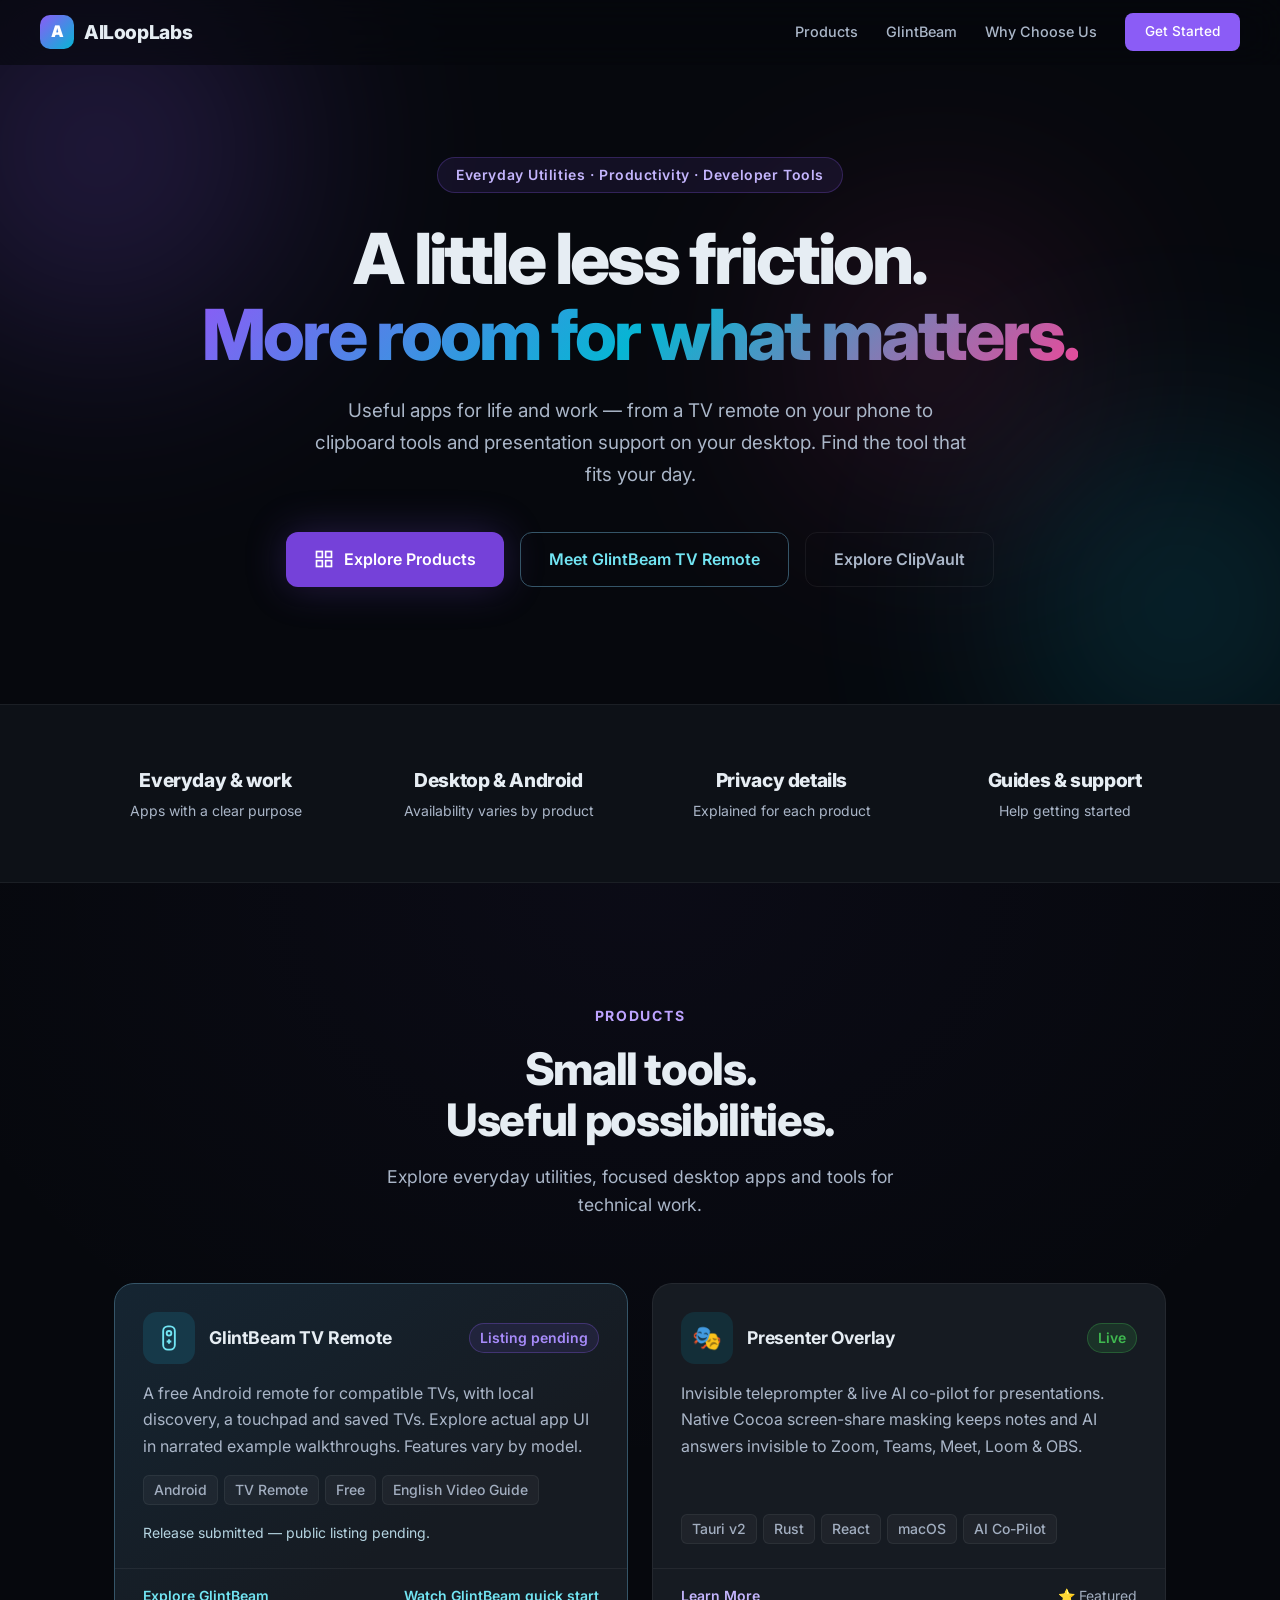
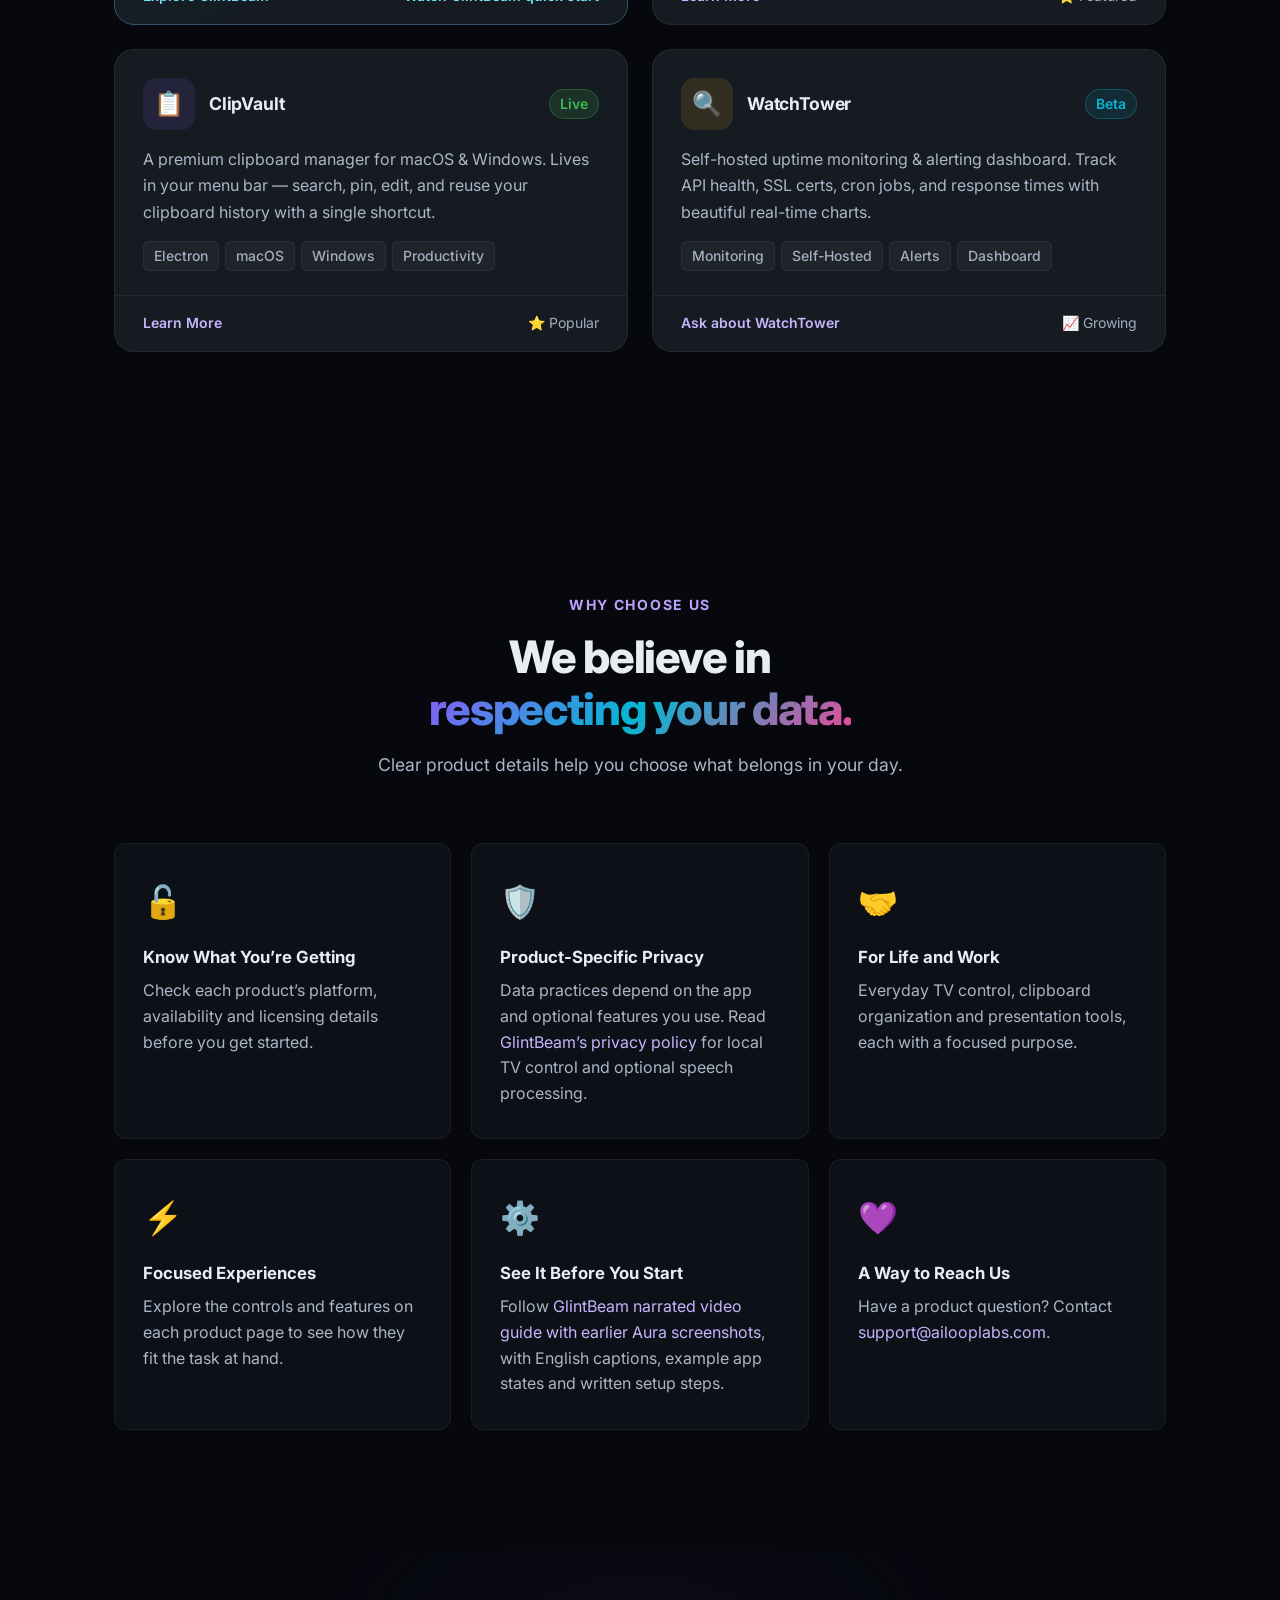
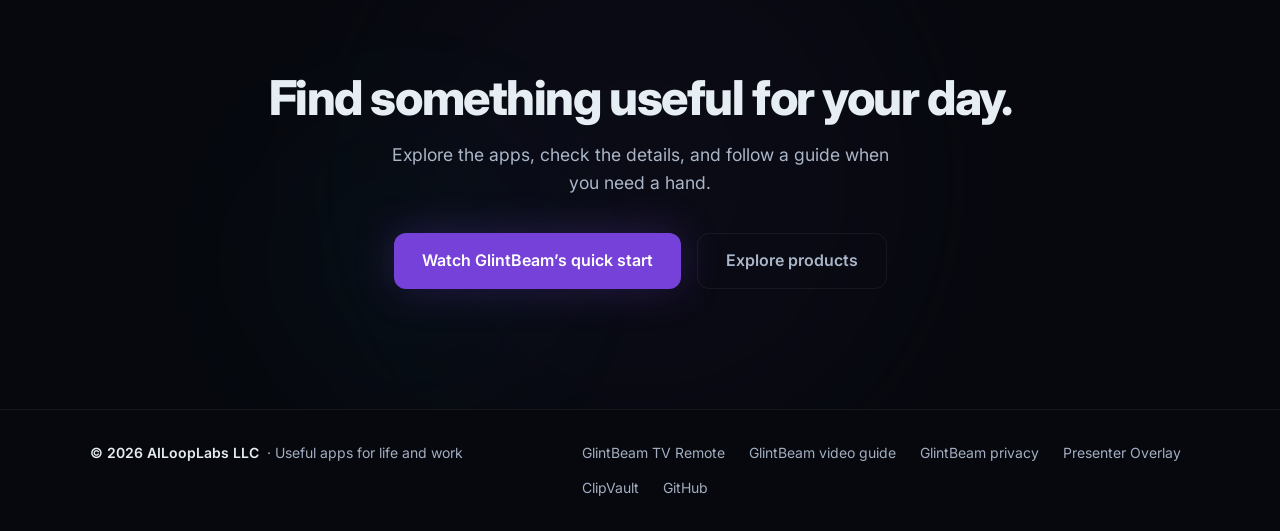
<file: docs/index.html>
<!DOCTYPE html>
<html lang="en">

<head>
    <meta charset="UTF-8">
    <meta name="viewport" content="width=device-width, initial-scale=1.0">
    <meta name="description"
        content="AILoopLabs builds useful apps for everyday life and focused work. Explore GlintBeam TV Remote, ClipVault, Presenter Overlay and developer tools.">
    <meta name="keywords"
        content="GlintBeam TV Remote, Android, useful apps, clipboard manager, presentation tools, developer tools">
    <meta name="author" content="AILoopLabs">
    <meta property="og:title" content="AILoopLabs — Useful Apps for Life &amp; Work">
    <meta property="og:description" content="Everyday utilities and focused tools. Explore GlintBeam TV Remote, ClipVault and Presenter Overlay.">
    <meta property="og:type" content="website">
    <title>AILoopLabs — Useful Apps for Life &amp; Work</title>
    <link rel="icon" type="image/svg+xml" href="favicon.svg">
    <link rel="icon" type="image/png" href="favicon.png">
    <link rel="apple-touch-icon" href="favicon.png">
    <link rel="preconnect" href="https://fonts.googleapis.com">
    <link rel="preconnect" href="https://fonts.gstatic.com" crossorigin>
    <link href="https://fonts.googleapis.com/css2?family=Inter:wght@300;400;500;600;700;800;900&display=swap"
        rel="stylesheet">
    <link rel="stylesheet" href="ailooplabs.css?v=20261120">
</head>

<body class="home-page" id="top">
    <a href="#main" class="skip-link">Skip to content</a>
    <!-- ═══ Navigation ═══ -->
    <nav class="nav" id="nav">
        <div class="nav-inner">
            <a href="#top" class="nav-logo">
                <div class="logo-icon">A</div>
                AILoopLabs
            </a>
            <div class="nav-links">
                <a href="#products">Products</a>
                <a href="aura-tv-remote.html">GlintBeam</a>
                <a href="#why">Why Choose Us</a>
                <a href="#cta" class="btn-nav-cta">Get Started</a>
            </div>
        </div>
    </nav>

    <main id="main">
    <!-- ═══ Hero Section ═══ -->
    <section class="hero">
        <div class="hero-bg">
            <div class="orb orb-1"></div>
            <div class="orb orb-2"></div>
            <div class="orb orb-3"></div>
        </div>
        <div class="hero-content">
            <div class="hero-badge">Everyday Utilities · Productivity · Developer Tools</div>
            <h1>A little less friction.<br><span class="gradient-text">More room for what matters.</span></h1>
            <p class="hero-subtitle">Useful apps for life and work — from a TV remote on your phone to clipboard
                tools and presentation support on your desktop. Find the tool that fits your day.</p>
            <div class="hero-actions">
                <a href="#products" class="btn btn-primary">
                    <svg aria-hidden="true" viewBox="0 0 24 24" fill="none" stroke="currentColor" stroke-width="2" width="20" height="20">
                        <rect x="3" y="3" width="7" height="7" />
                        <rect x="14" y="3" width="7" height="7" />
                        <rect x="3" y="14" width="7" height="7" />
                        <rect x="14" y="14" width="7" height="7" />
                    </svg>
                    Explore Products
                </a>
                <a href="aura-tv-remote.html" class="btn btn-ghost home-aura-link">
                    Meet GlintBeam TV Remote
                </a>
                <a href="clipvault.html" class="btn btn-ghost">
                    Explore ClipVault
                </a>
            </div>
        </div>
    </section>

    <!-- ═══ Stats Bar ═══ -->
    <section class="stats-bar">
        <div class="stats-inner">
            <div class="stat">
                <div class="stat-value">Everyday &amp; work</div>
                <div class="stat-label">Apps with a clear purpose</div>
            </div>
            <div class="stat">
                <div class="stat-value">Desktop &amp; Android</div>
                <div class="stat-label">Availability varies by product</div>
            </div>
            <div class="stat">
                <div class="stat-value">Privacy details</div>
                <div class="stat-label">Explained for each product</div>
            </div>
            <div class="stat">
                <div class="stat-value">Guides &amp; support</div>
                <div class="stat-label">Help getting started</div>
            </div>
        </div>
    </section>

    <!-- ═══ Products Section ═══ -->
    <section class="products" id="products">
        <div class="section-inner">
            <div class="section-header">
                <span class="section-label">Products</span>
                <h2>Small tools.<br>Useful possibilities.</h2>
                <p>Explore everyday utilities, focused desktop apps and tools for technical work.</p>
            </div>
            <div class="products-grid">

                <article class="product-card aura-product-card">
                    <div class="product-card-header">
                        <div class="product-icon aura-icon" aria-hidden="true"><svg viewBox="0 0 24 24" width="28" height="28" fill="none" stroke="currentColor" stroke-width="1.6"><rect x="7" y="2" width="10" height="20" rx="4"/><circle cx="12" cy="8" r="2"/><path d="M10 15h4M12 13v4"/></svg></div>
                        <h3>GlintBeam TV Remote</h3>
                        <span class="product-status status-soon">Listing pending</span>
                    </div>
                    <div class="product-card-body">
                        <p>A free Android remote for compatible TVs, with local discovery, a touchpad and saved TVs.
                            Explore actual app UI in narrated example walkthroughs. Features vary by model.</p>
                        <div class="product-tags"><span class="product-tag">Android</span><span class="product-tag">TV Remote</span><span class="product-tag">Free</span><span class="product-tag">English Video Guide</span></div>
                        <p class="aura-release-note">Release submitted — public listing pending.</p>
                    </div>
                    <div class="product-card-footer"><a href="aura-tv-remote.html" class="product-link">Explore GlintBeam</a><a href="aura-tv-remote-guide.html" class="product-link">Watch GlintBeam quick start</a></div>
                </article>

                <!-- Product 1: Presenter Overlay -->
                <div class="product-card">
                    <div class="product-card-header">
                        <div class="product-icon ai">🎭</div>
                        <h3>Presenter Overlay</h3>
                        <span class="product-status status-live">Live</span>
                    </div>
                    <div class="product-card-body">
                        <p>Invisible teleprompter & live AI co-pilot for presentations. Native Cocoa screen-share masking
                            keeps notes and AI answers invisible to Zoom, Teams, Meet, Loom & OBS.</p>
                        <div class="product-tags">
                            <span class="product-tag">Tauri v2</span>
                            <span class="product-tag">Rust</span>
                            <span class="product-tag">React</span>
                            <span class="product-tag">macOS</span>
                            <span class="product-tag">AI Co-Pilot</span>
                        </div>
                    </div>
                    <div class="product-card-footer">
                        <a href="presenter-overlay.html" class="product-link">Learn More</a>
                        <span class="product-stars">⭐ Featured</span>
                    </div>
                </div>

                <!-- Product 2: ClipVault -->
                <div class="product-card">
                    <div class="product-card-header">
                        <div class="product-icon clipboard">📋</div>
                        <h3>ClipVault</h3>
                        <span class="product-status status-live">Live</span>
                    </div>
                    <div class="product-card-body">
                        <p>A premium clipboard manager for macOS & Windows. Lives in your menu bar — search, pin, edit,
                            and reuse your clipboard history with a single shortcut.</p>
                        <div class="product-tags">
                            <span class="product-tag">Electron</span>
                            <span class="product-tag">macOS</span>
                            <span class="product-tag">Windows</span>
                            <span class="product-tag">Productivity</span>
                        </div>
                    </div>
                    <div class="product-card-footer">
                        <a href="clipvault.html" class="product-link">Learn More</a>
                        <span class="product-stars">⭐ Popular</span>
                    </div>
                </div>

                <!-- Product 3: WatchTower -->
                <div class="product-card">
                    <div class="product-card-header">
                        <div class="product-icon monitor">🔍</div>
                        <h3>WatchTower</h3>
                        <span class="product-status status-beta">Beta</span>
                    </div>
                    <div class="product-card-body">
                        <p>Self-hosted uptime monitoring & alerting dashboard. Track API health, SSL certs, cron jobs,
                            and response times with beautiful real-time charts.</p>
                        <div class="product-tags">
                            <span class="product-tag">Monitoring</span>
                            <span class="product-tag">Self-Hosted</span>
                            <span class="product-tag">Alerts</span>
                            <span class="product-tag">Dashboard</span>
                        </div>
                    </div>
                    <div class="product-card-footer">
                        <a href="mailto:ailooplabs.pro@gmail.com?subject=WatchTower%20information" class="product-link">Ask about WatchTower</a>
                        <span class="product-stars">📈 Growing</span>
                    </div>
                </div>

            </div>
        </div>
    </section>

    <!-- ═══ Why Open Source ═══ -->
    <section class="why-section" id="why">
        <div class="section-inner">
            <div class="section-header">
                <span class="section-label">Why Choose Us</span>
                <h2>We believe in<br><span class="gradient-text">respecting your data.</span></h2>
                <p>Clear product details help you choose what belongs in your day.</p>
            </div>
            <div class="why-grid">
                <div class="why-card">
                    <div class="why-emoji">🔓</div>
                    <h3>Know What You’re Getting</h3>
                    <p>Check each product’s platform, availability and licensing details before you get started.</p>
                </div>
                <div class="why-card">
                    <div class="why-emoji">🛡️</div>
                    <h3>Product-Specific Privacy</h3>
                    <p>Data practices depend on the app and optional features you use. Read <a href="aura-privacy.html">GlintBeam’s privacy policy</a> for local TV control and optional speech processing.</p>
                </div>
                <div class="why-card">
                    <div class="why-emoji">🤝</div>
                    <h3>For Life and Work</h3>
                    <p>Everyday TV control, clipboard organization and presentation tools, each with a focused purpose.</p>
                </div>
                <div class="why-card">
                    <div class="why-emoji">⚡</div>
                    <h3>Focused Experiences</h3>
                    <p>Explore the controls and features on each product page to see how they fit the task at hand.</p>
                </div>
                <div class="why-card">
                    <div class="why-emoji">⚙️</div>
                    <h3>See It Before You Start</h3>
                    <p>Follow <a href="aura-tv-remote-guide.html">GlintBeam narrated video guide with earlier Aura screenshots</a>, with English captions, example app states and written setup steps.</p>
                </div>
                <div class="why-card">
                    <div class="why-emoji">💜</div>
                    <h3>A Way to Reach Us</h3>
                    <p>Have a product question? Contact <a href="mailto:support@ailooplabs.com">support@ailooplabs.com</a>.</p>
                </div>
            </div>
        </div>
    </section>

    <!-- ═══ CTA Section ═══ -->
    <section class="cta" id="cta">
        <div class="cta-bg">
            <div class="orb orb-4"></div>
            <div class="orb orb-5"></div>
        </div>
        <div class="section-inner">
            <h2>Find something useful for your day.</h2>
            <p>Explore the apps, check the details, and follow a guide when you need a hand.</p>
            <div class="cta-actions">
                <a href="aura-tv-remote-guide.html" class="btn btn-primary">
                    Watch GlintBeam’s quick start
                </a>
                <a href="#products" class="btn btn-ghost">Explore products</a>
            </div>
        </div>
    </section>
    </main>

    <!-- ═══ Footer ═══ -->
    <footer class="footer">
        <div class="footer-inner">
            <div class="footer-left">
                <span>© 2026 AILoopLabs LLC</span> · Useful apps for life and work
            </div>
            <div class="footer-right">
                <a href="aura-tv-remote.html">GlintBeam TV Remote</a>
                <a href="aura-tv-remote-guide.html">GlintBeam video guide</a>
                <a href="aura-privacy.html">GlintBeam privacy</a>
                <a href="presenter-overlay.html">Presenter Overlay</a>
                <a href="clipvault.html">ClipVault</a>
                <a href="https://github.com/ailooplabs/presenter-overlay" target="_blank" rel="noopener">GitHub</a>
            </div>
        </div>
    </footer>

    <script>
        // Sticky nav shadow on scroll
        const nav = document.getElementById('nav');
        window.addEventListener('scroll', () => {
            nav.classList.toggle('scrolled', window.scrollY > 20);
        });

    </script>
</body>

</html>
</file>
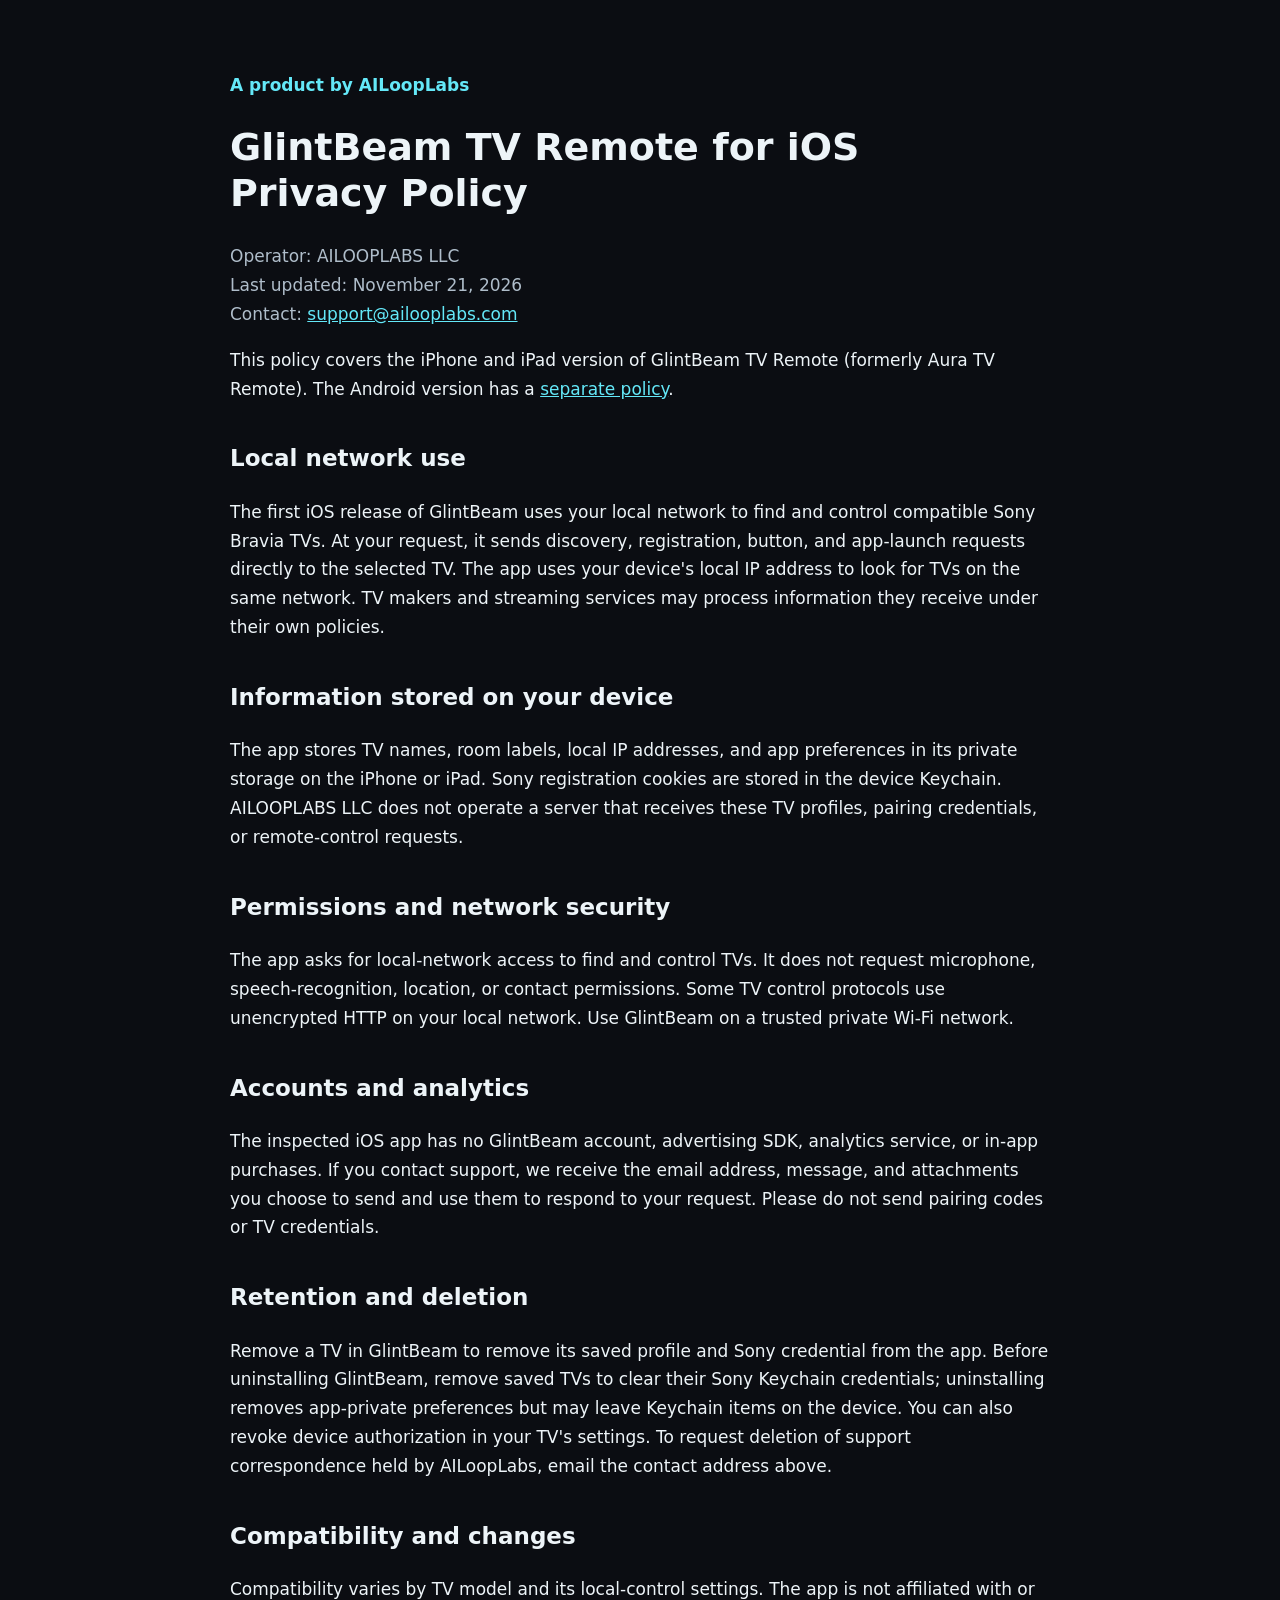
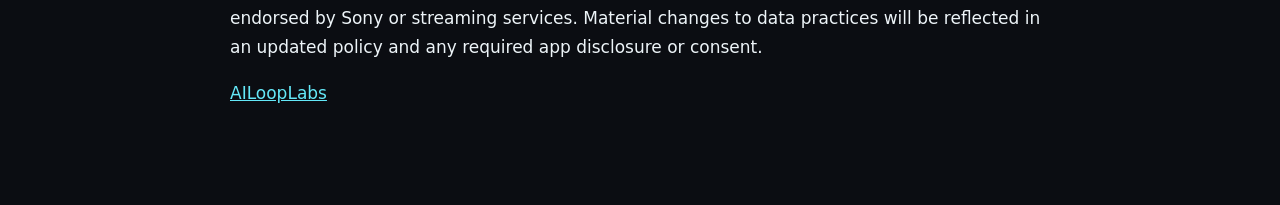
<file: docs/aura-ios-privacy.html>
<!doctype html>
<html lang="en"><head><meta charset="utf-8"><meta name="viewport" content="width=device-width,initial-scale=1"><title>GlintBeam TV Remote for iOS Privacy Policy | AILoopLabs</title><meta name="description" content="Privacy policy for GlintBeam TV Remote on iPhone and iPad."><style>body{margin:0;background:#0b0d12;color:#edf4f8;font:17px/1.7 system-ui,-apple-system,sans-serif}main{max-width:820px;margin:auto;padding:54px 24px 80px}a{color:#64e8f8}h1{font-size:38px;line-height:1.2}h2{margin-top:36px;font-size:23px}.brand{color:#64e8f8;font-weight:700}.meta{color:#afbdca}li{margin-bottom:8px}</style></head>
<body><main><p class="brand">A product by AILoopLabs</p><h1>GlintBeam TV Remote for iOS<br>Privacy Policy</h1><p class="meta">Operator: AILOOPLABS LLC<br>Last updated: November 21, 2026<br>Contact: <a href="mailto:support@ailooplabs.com">support@ailooplabs.com</a></p>
<p>This policy covers the iPhone and iPad version of GlintBeam TV Remote (formerly Aura TV Remote). The Android version has a <a href="aura-privacy.html">separate policy</a>.</p>
<h2>Local network use</h2><p>The first iOS release of GlintBeam uses your local network to find and control compatible Sony Bravia TVs. At your request, it sends discovery, registration, button, and app-launch requests directly to the selected TV. The app uses your device's local IP address to look for TVs on the same network. TV makers and streaming services may process information they receive under their own policies.</p>
<h2>Information stored on your device</h2><p>The app stores TV names, room labels, local IP addresses, and app preferences in its private storage on the iPhone or iPad. Sony registration cookies are stored in the device Keychain. AILOOPLABS LLC does not operate a server that receives these TV profiles, pairing credentials, or remote-control requests.</p>
<h2>Permissions and network security</h2><p>The app asks for local-network access to find and control TVs. It does not request microphone, speech-recognition, location, or contact permissions. Some TV control protocols use unencrypted HTTP on your local network. Use GlintBeam on a trusted private Wi-Fi network.</p>
<h2>Accounts and analytics</h2><p>The inspected iOS app has no GlintBeam account, advertising SDK, analytics service, or in-app purchases. If you contact support, we receive the email address, message, and attachments you choose to send and use them to respond to your request. Please do not send pairing codes or TV credentials.</p>
<h2>Retention and deletion</h2><p>Remove a TV in GlintBeam to remove its saved profile and Sony credential from the app. Before uninstalling GlintBeam, remove saved TVs to clear their Sony Keychain credentials; uninstalling removes app-private preferences but may leave Keychain items on the device. You can also revoke device authorization in your TV's settings. To request deletion of support correspondence held by AILoopLabs, email the contact address above.</p>
<h2>Compatibility and changes</h2><p>Compatibility varies by TV model and its local-control settings. The app is not affiliated with or endorsed by Sony or streaming services. Material changes to data practices will be reflected in an updated policy and any required app disclosure or consent.</p>
<p><a href="https://ailooplabs.com/">AILoopLabs</a></p></main></body></html>
</file>
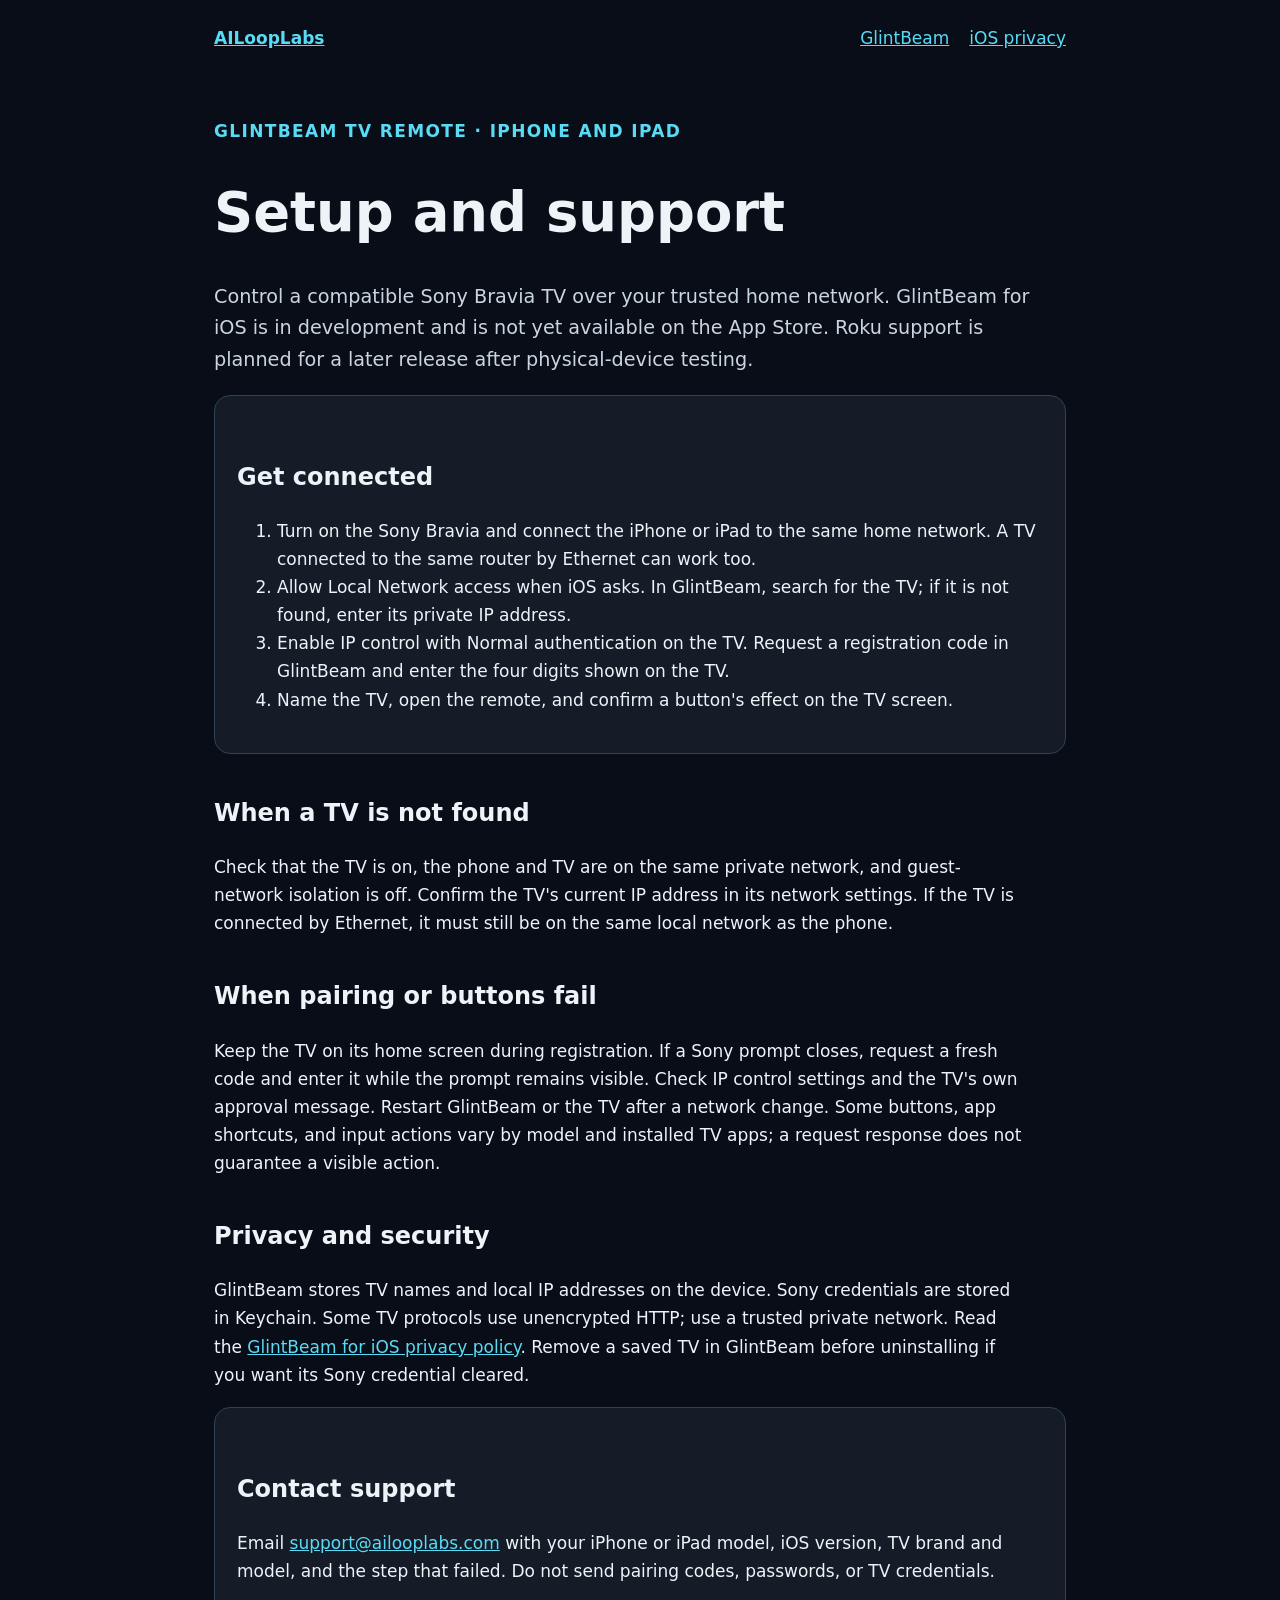
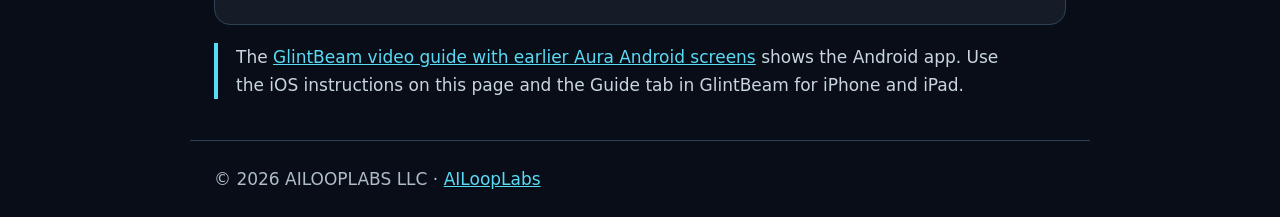
<file: docs/aura-ios.html>
<!doctype html>
<html lang="en">
<head>
  <meta charset="utf-8">
  <meta name="viewport" content="width=device-width, initial-scale=1">
  <title>GlintBeam TV Remote for iPhone and iPad | Support | AILoopLabs</title>
  <meta name="description" content="Setup and support for GlintBeam TV Remote on iPhone and iPad with compatible Sony Bravia TVs.">
  <link rel="canonical" href="https://ailooplabs.com/aura-ios.html">
  <link rel="icon" type="image/svg+xml" href="favicon.svg">
  <style>
    :root{color-scheme:dark}*{box-sizing:border-box}body{margin:0;background:#080d17;color:#edf4f8;font:17px/1.65 system-ui,-apple-system,sans-serif}a{color:#59dbf5}a:focus-visible{outline:3px solid #59dbf5;outline-offset:3px}header,main,footer{max-width:900px;margin:auto;padding:24px}header{display:flex;justify-content:space-between;gap:20px;align-items:center}nav{display:flex;gap:20px;flex-wrap:wrap}h1{font-size:clamp(2rem,5vw,3.4rem);line-height:1.15}h2{margin-top:2.5rem;font-size:1.5rem}h3{font-size:1.1rem}p,li{max-width:75ch}.eyebrow{color:#59dbf5;font-weight:700;letter-spacing:.08em;text-transform:uppercase}.lede{font-size:1.2rem;color:#cad6df}.card{background:#151c28;border:1px solid #2c4353;border-radius:16px;padding:22px;margin:18px 0}.note{border-left:4px solid #59dbf5;padding-left:18px;color:#cad6df}footer{border-top:1px solid #2c4353;color:#aebdc9}
  </style>
</head>
<body>
  <header><a href="index.html"><strong>AILoopLabs</strong></a><nav aria-label="Main navigation"><a href="aura-tv-remote.html">GlintBeam</a><a href="aura-ios-privacy.html">iOS privacy</a></nav></header>
  <main>
    <p class="eyebrow">GlintBeam TV Remote · iPhone and iPad</p>
    <h1>Setup and support</h1>
    <p class="lede">Control a compatible Sony Bravia TV over your trusted home network. GlintBeam for iOS is in development and is not yet available on the App Store. Roku support is planned for a later release after physical-device testing.</p>
    <div class="card"><h2>Get connected</h2><ol><li>Turn on the Sony Bravia and connect the iPhone or iPad to the same home network. A TV connected to the same router by Ethernet can work too.</li><li>Allow Local Network access when iOS asks. In GlintBeam, search for the TV; if it is not found, enter its private IP address.</li><li>Enable IP control with Normal authentication on the TV. Request a registration code in GlintBeam and enter the four digits shown on the TV.</li><li>Name the TV, open the remote, and confirm a button's effect on the TV screen.</li></ol></div>
    <h2>When a TV is not found</h2><p>Check that the TV is on, the phone and TV are on the same private network, and guest-network isolation is off. Confirm the TV's current IP address in its network settings. If the TV is connected by Ethernet, it must still be on the same local network as the phone.</p>
    <h2>When pairing or buttons fail</h2><p>Keep the TV on its home screen during registration. If a Sony prompt closes, request a fresh code and enter it while the prompt remains visible. Check IP control settings and the TV's own approval message. Restart GlintBeam or the TV after a network change. Some buttons, app shortcuts, and input actions vary by model and installed TV apps; a request response does not guarantee a visible action.</p>
    <h2>Privacy and security</h2><p>GlintBeam stores TV names and local IP addresses on the device. Sony credentials are stored in Keychain. Some TV protocols use unencrypted HTTP; use a trusted private network. Read the <a href="aura-ios-privacy.html">GlintBeam for iOS privacy policy</a>. Remove a saved TV in GlintBeam before uninstalling if you want its Sony credential cleared.</p>
    <div class="card"><h2>Contact support</h2><p>Email <a href="mailto:support@ailooplabs.com">support@ailooplabs.com</a> with your iPhone or iPad model, iOS version, TV brand and model, and the step that failed. Do not send pairing codes, passwords, or TV credentials.</p></div>
    <p class="note">The <a href="aura-tv-remote-guide.html">GlintBeam video guide with earlier Aura Android screens</a> shows the Android app. Use the iOS instructions on this page and the Guide tab in GlintBeam for iPhone and iPad.</p>
  </main>
  <footer>© 2026 AILOOPLABS LLC · <a href="index.html">AILoopLabs</a></footer>
</body>
</html>
</file>
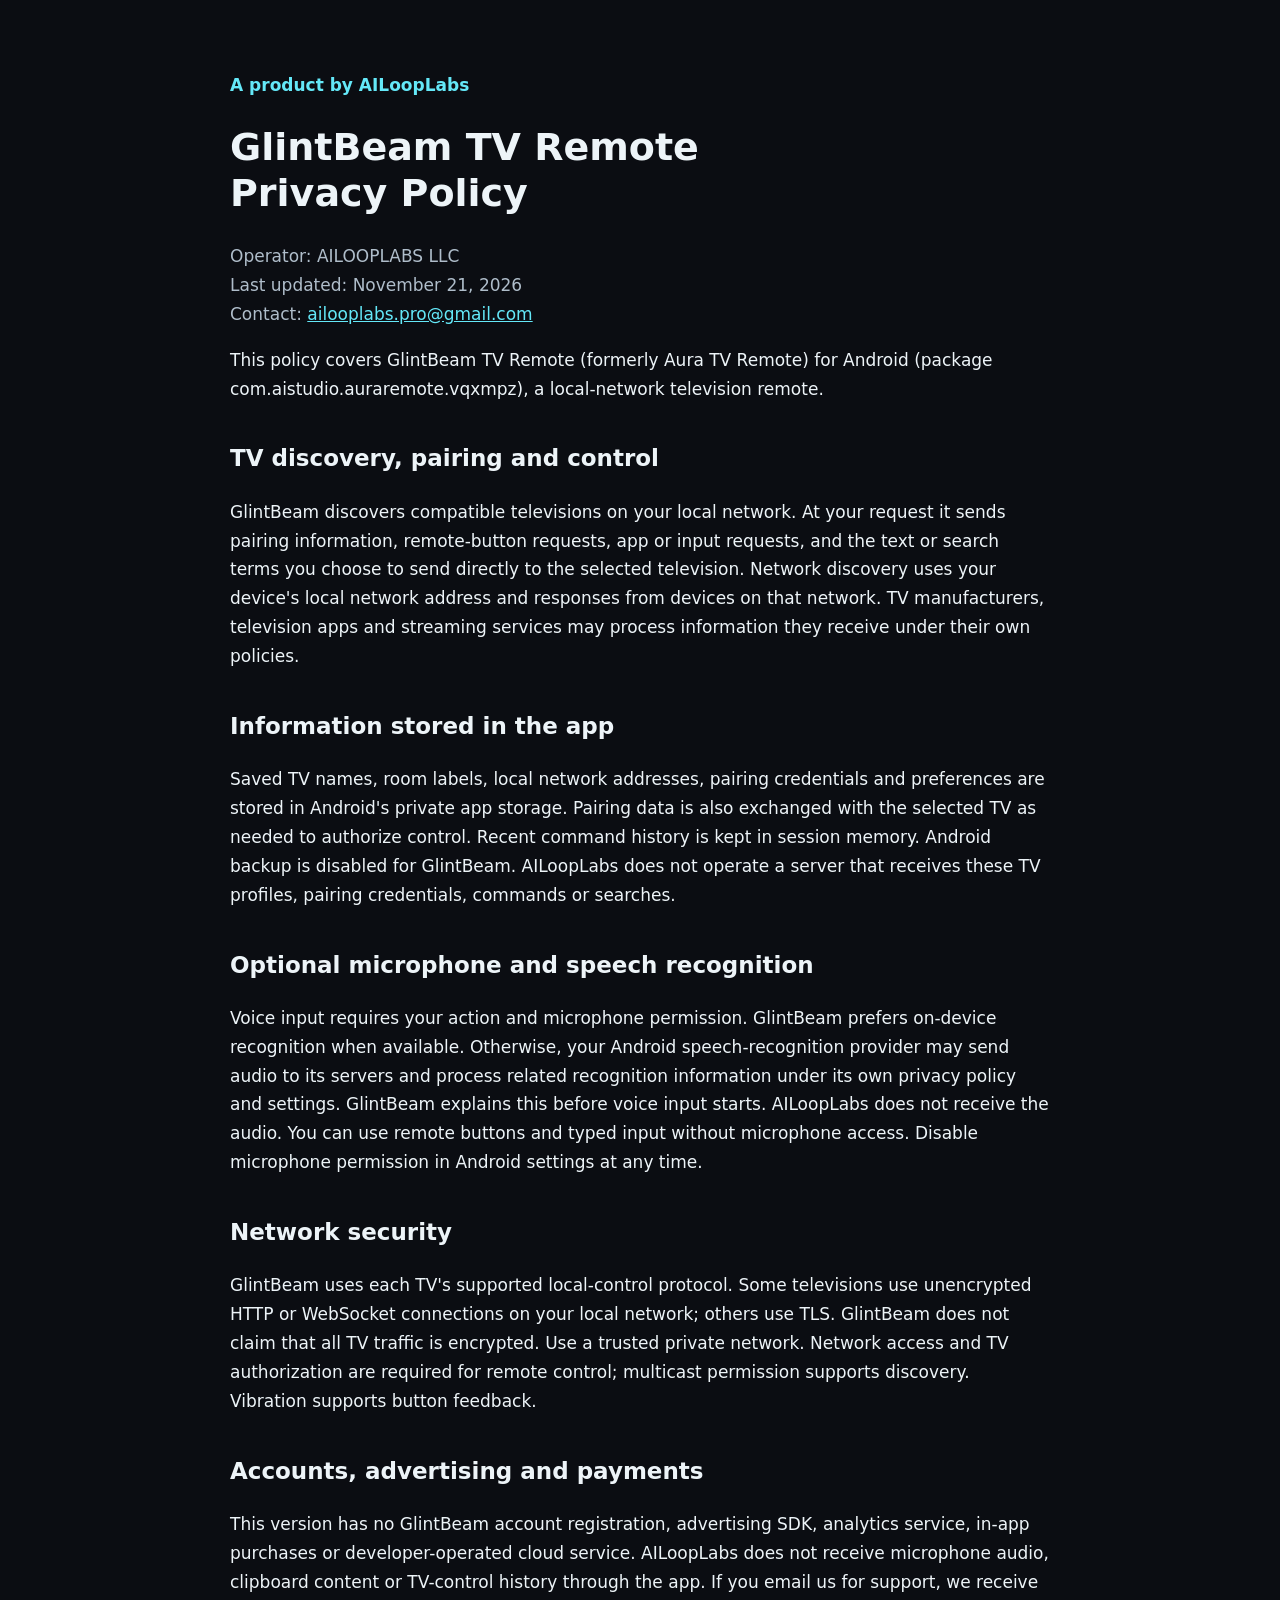
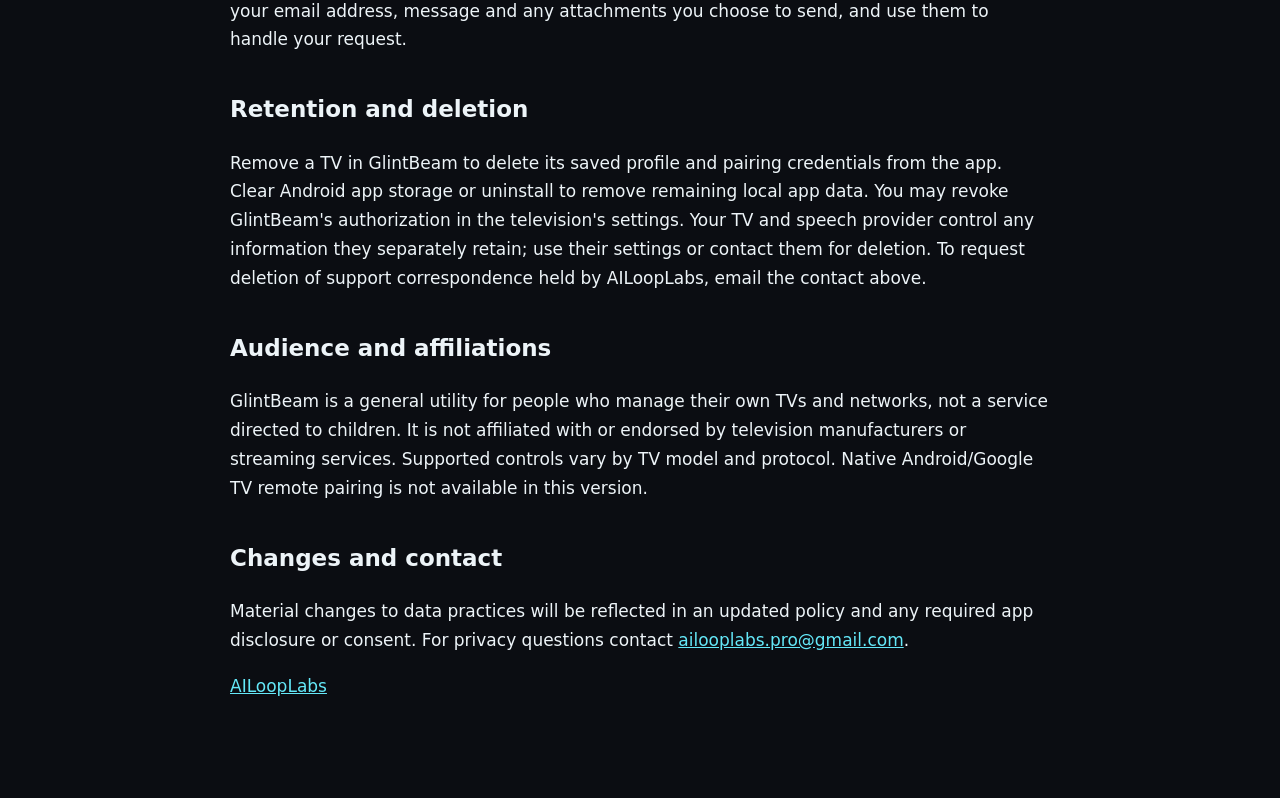
<file: docs/aura-privacy.html>
<!doctype html>
<html lang="en"><head><meta charset="utf-8"><meta name="viewport" content="width=device-width,initial-scale=1"><title>GlintBeam TV Remote Privacy Policy | AILoopLabs</title><meta name="description" content="Privacy policy for GlintBeam TV Remote, a product by AILoopLabs."><style>body{margin:0;background:#0b0d12;color:#edf4f8;font:17px/1.7 system-ui,-apple-system,sans-serif}main{max-width:820px;margin:auto;padding:54px 24px 80px}a{color:#64e8f8}h1{font-size:38px;line-height:1.2}h2{margin-top:36px;font-size:23px}.brand{color:#64e8f8;font-weight:700}.meta{color:#afbdca}li{margin-bottom:8px}</style></head>
<body><main><p class="brand">A product by AILoopLabs</p><h1>GlintBeam TV Remote<br>Privacy Policy</h1><p class="meta">Operator: AILOOPLABS LLC<br>Last updated: November 21, 2026<br>Contact: <a href="mailto:ailooplabs.pro@gmail.com">ailooplabs.pro@gmail.com</a></p>
<p>This policy covers GlintBeam TV Remote (formerly Aura TV Remote) for Android (package com.aistudio.auraremote.vqxmpz), a local-network television remote.</p>
<h2>TV discovery, pairing and control</h2><p>GlintBeam discovers compatible televisions on your local network. At your request it sends pairing information, remote-button requests, app or input requests, and the text or search terms you choose to send directly to the selected television. Network discovery uses your device's local network address and responses from devices on that network. TV manufacturers, television apps and streaming services may process information they receive under their own policies.</p>
<h2>Information stored in the app</h2><p>Saved TV names, room labels, local network addresses, pairing credentials and preferences are stored in Android's private app storage. Pairing data is also exchanged with the selected TV as needed to authorize control. Recent command history is kept in session memory. Android backup is disabled for GlintBeam. AILoopLabs does not operate a server that receives these TV profiles, pairing credentials, commands or searches.</p>
<h2>Optional microphone and speech recognition</h2><p>Voice input requires your action and microphone permission. GlintBeam prefers on-device recognition when available. Otherwise, your Android speech-recognition provider may send audio to its servers and process related recognition information under its own privacy policy and settings. GlintBeam explains this before voice input starts. AILoopLabs does not receive the audio. You can use remote buttons and typed input without microphone access. Disable microphone permission in Android settings at any time.</p>
<h2>Network security</h2><p>GlintBeam uses each TV's supported local-control protocol. Some televisions use unencrypted HTTP or WebSocket connections on your local network; others use TLS. GlintBeam does not claim that all TV traffic is encrypted. Use a trusted private network. Network access and TV authorization are required for remote control; multicast permission supports discovery. Vibration supports button feedback.</p>
<h2>Accounts, advertising and payments</h2><p>This version has no GlintBeam account registration, advertising SDK, analytics service, in-app purchases or developer-operated cloud service. AILoopLabs does not receive microphone audio, clipboard content or TV-control history through the app. If you email us for support, we receive your email address, message and any attachments you choose to send, and use them to handle your request.</p>
<h2>Retention and deletion</h2><p>Remove a TV in GlintBeam to delete its saved profile and pairing credentials from the app. Clear Android app storage or uninstall to remove remaining local app data. You may revoke GlintBeam's authorization in the television's settings. Your TV and speech provider control any information they separately retain; use their settings or contact them for deletion. To request deletion of support correspondence held by AILoopLabs, email the contact above.</p>
<h2>Audience and affiliations</h2><p>GlintBeam is a general utility for people who manage their own TVs and networks, not a service directed to children. It is not affiliated with or endorsed by television manufacturers or streaming services. Supported controls vary by TV model and protocol. Native Android/Google TV remote pairing is not available in this version.</p>
<h2>Changes and contact</h2><p>Material changes to data practices will be reflected in an updated policy and any required app disclosure or consent. For privacy questions contact <a href="mailto:ailooplabs.pro@gmail.com">ailooplabs.pro@gmail.com</a>.</p><p><a href="https://ailooplabs.com/">AILoopLabs</a></p></main></body></html>
</file>
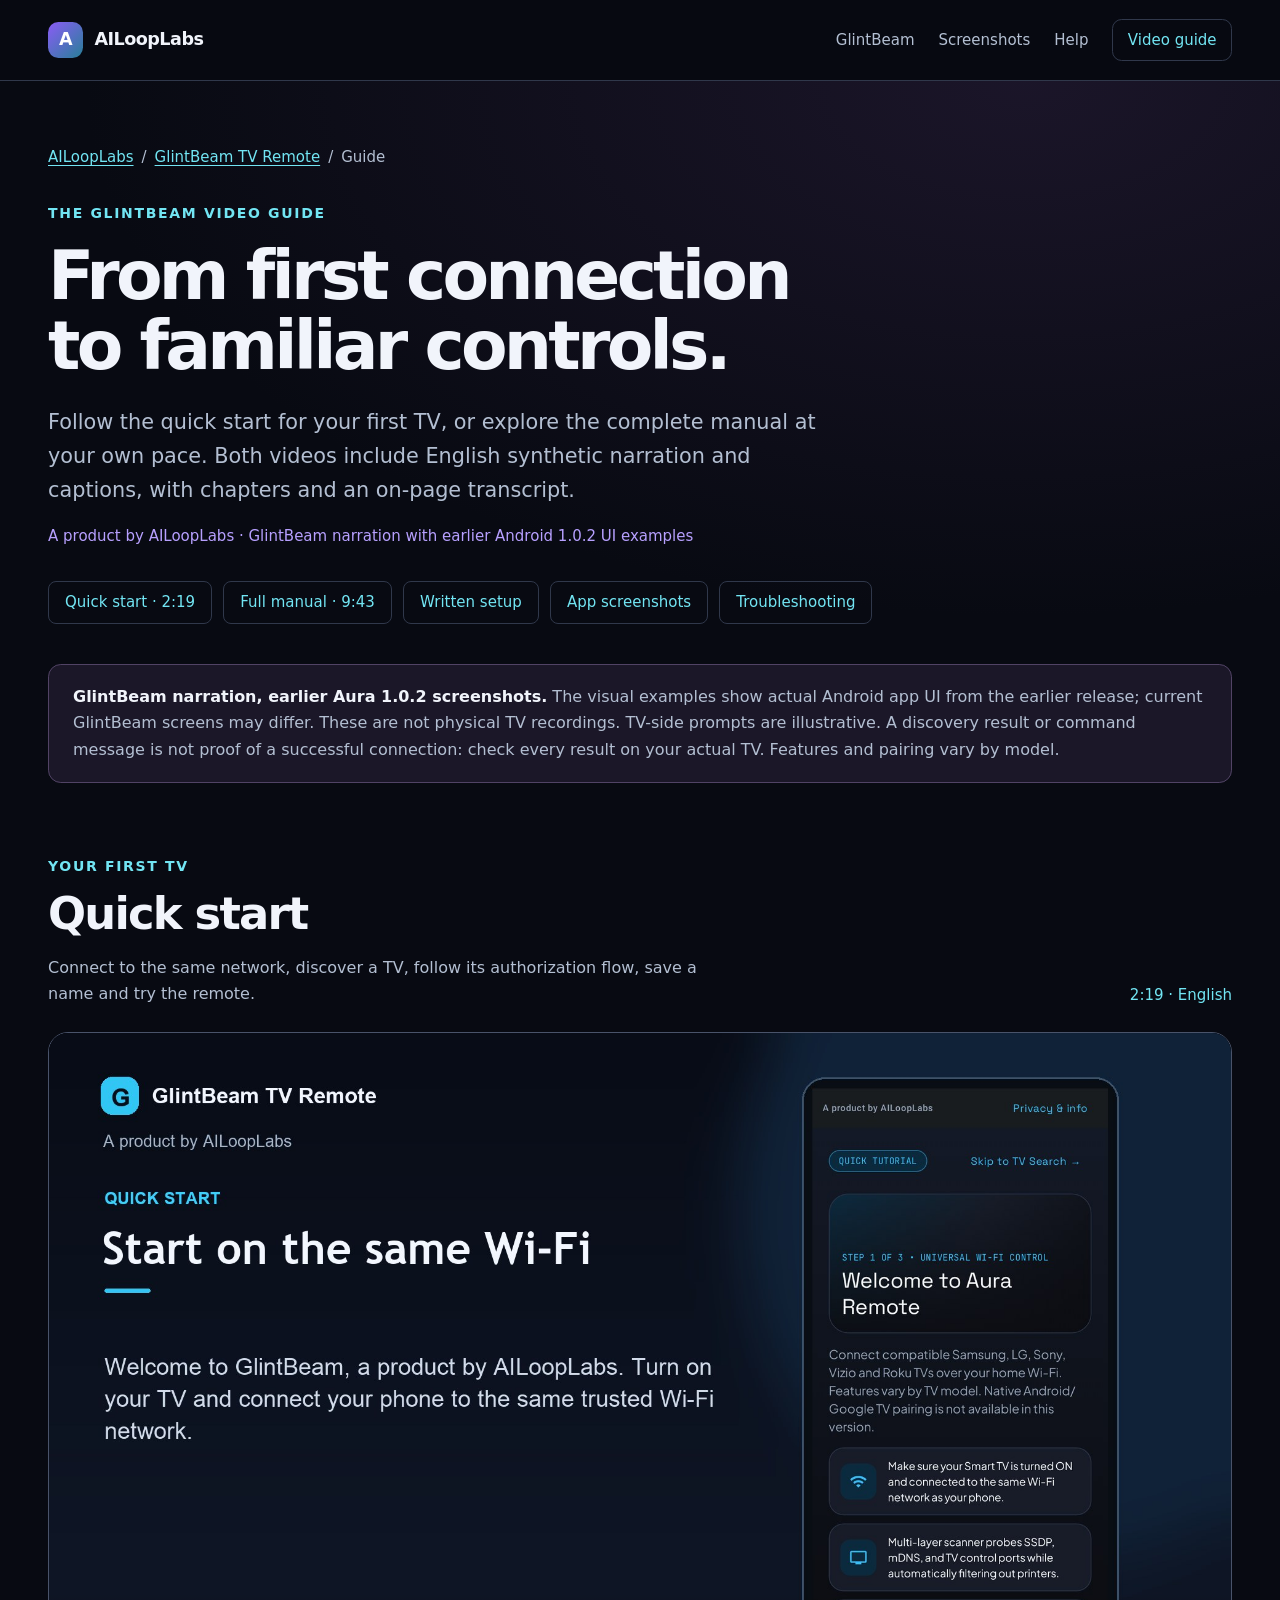
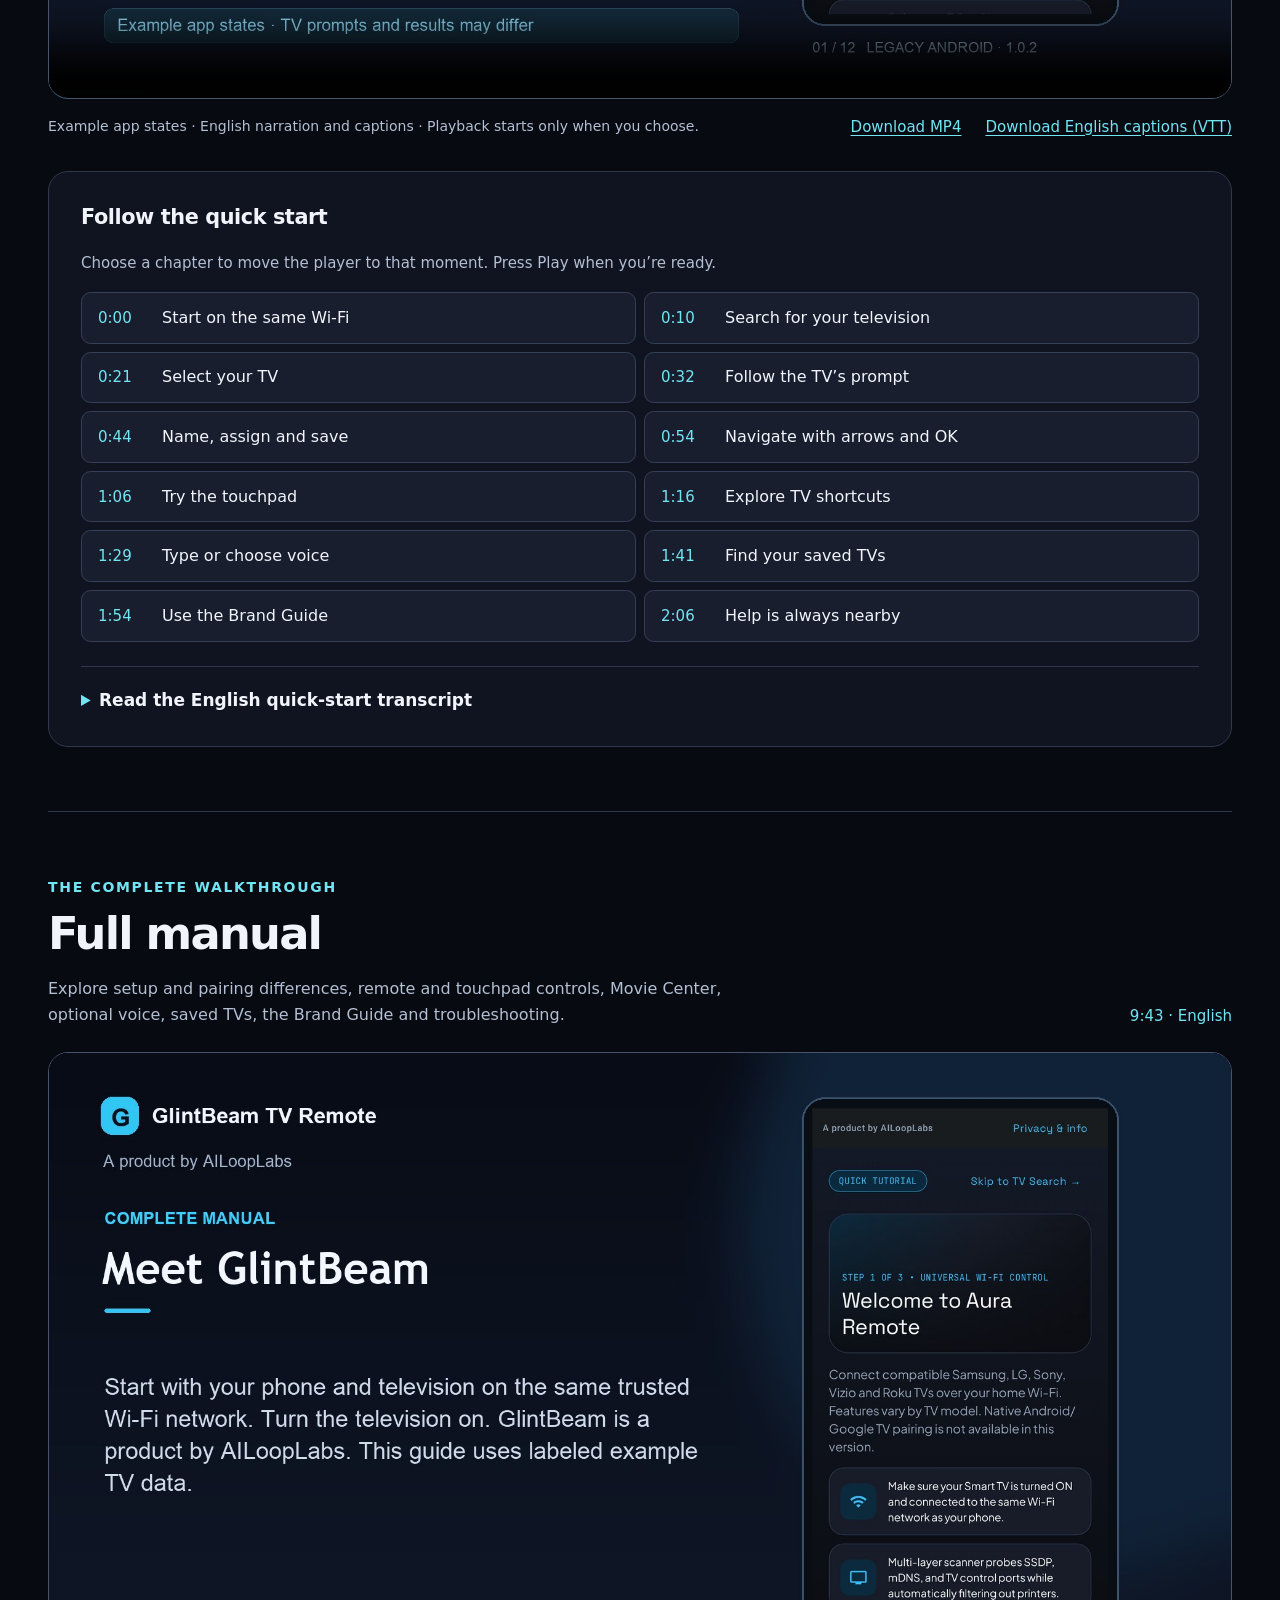
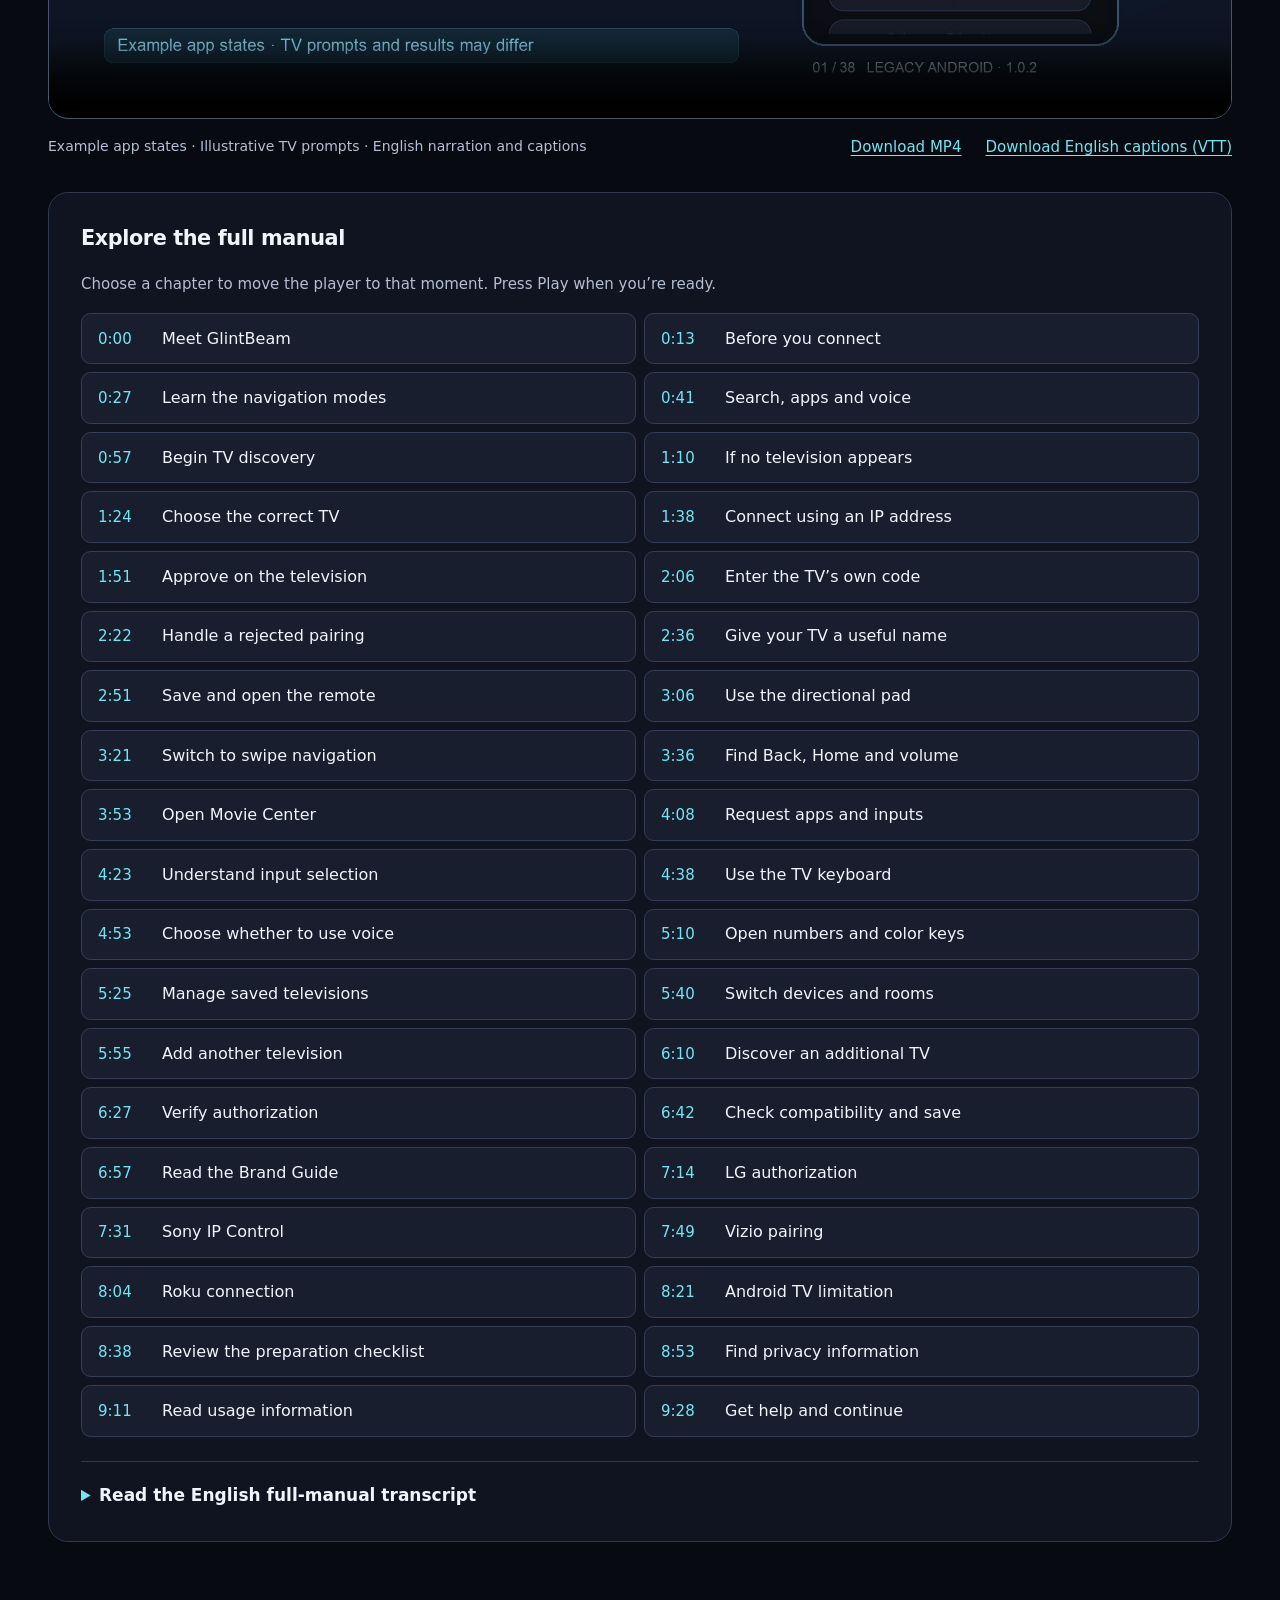
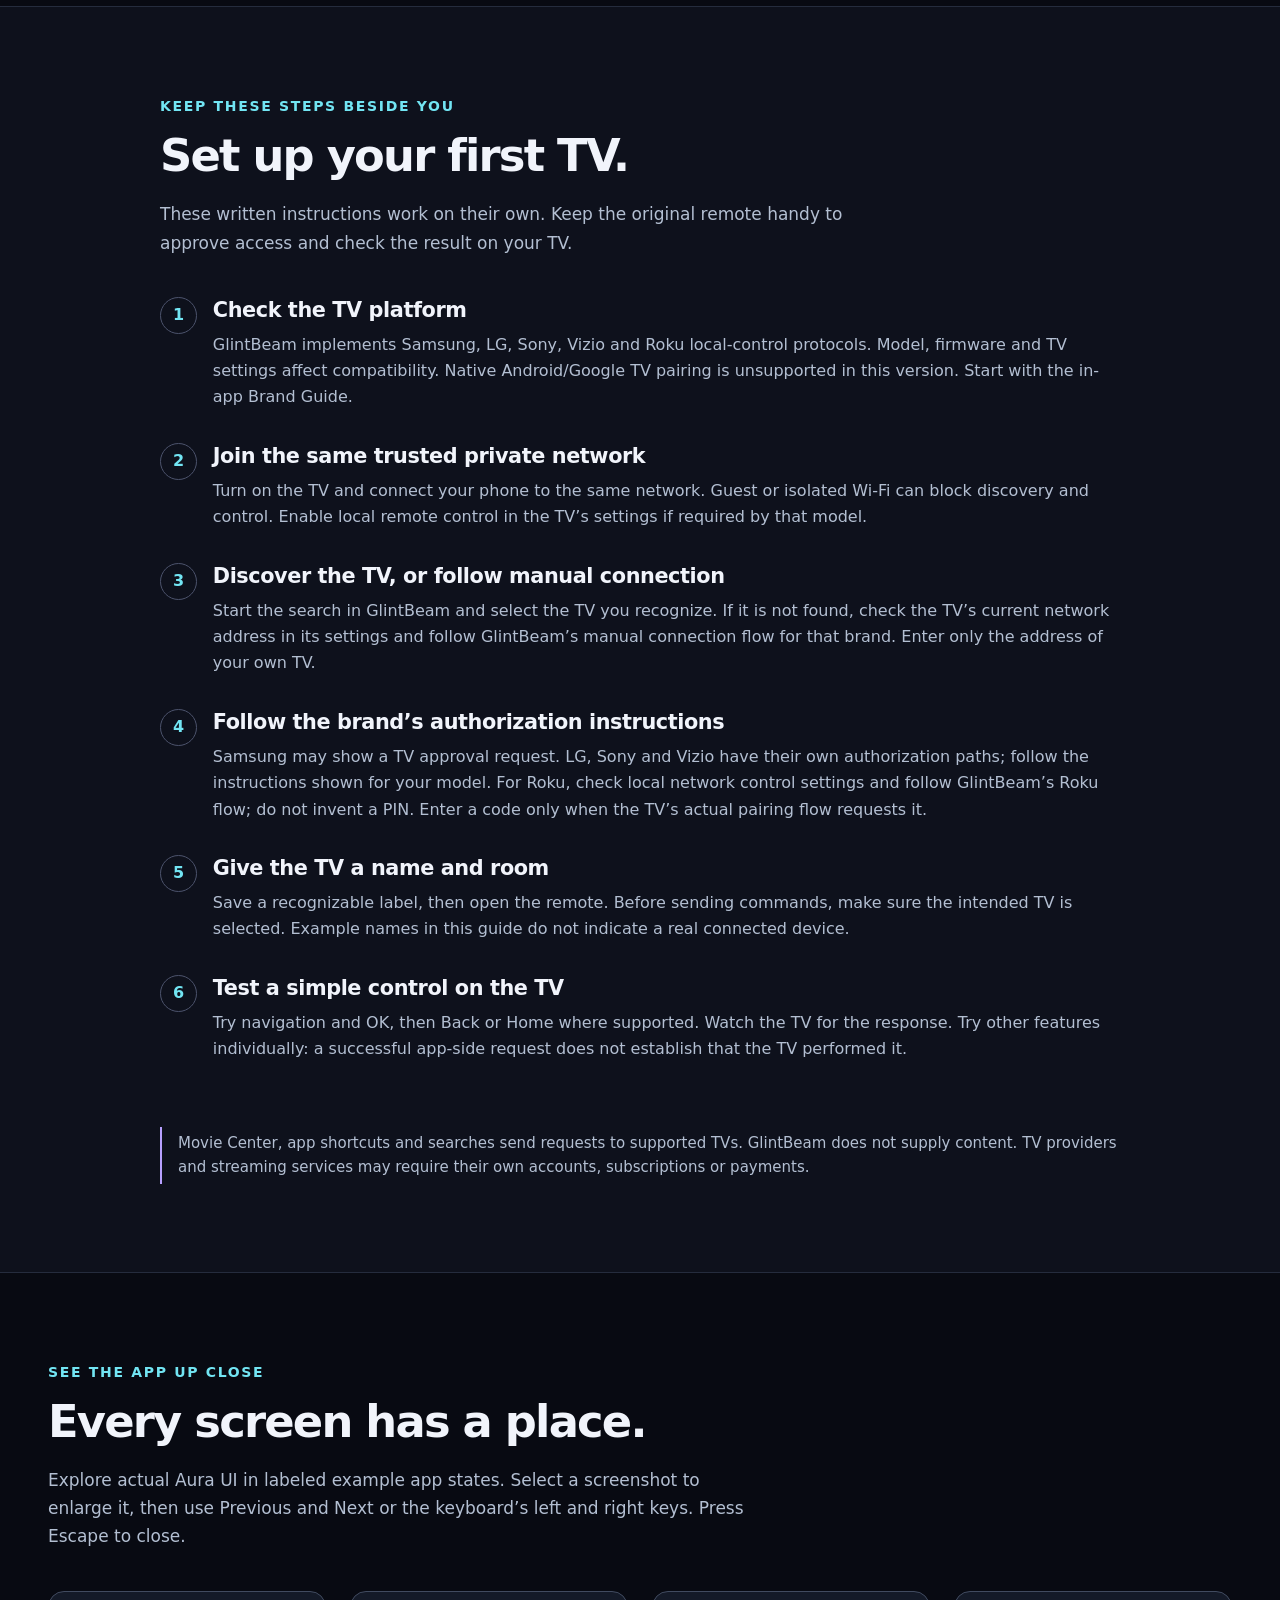
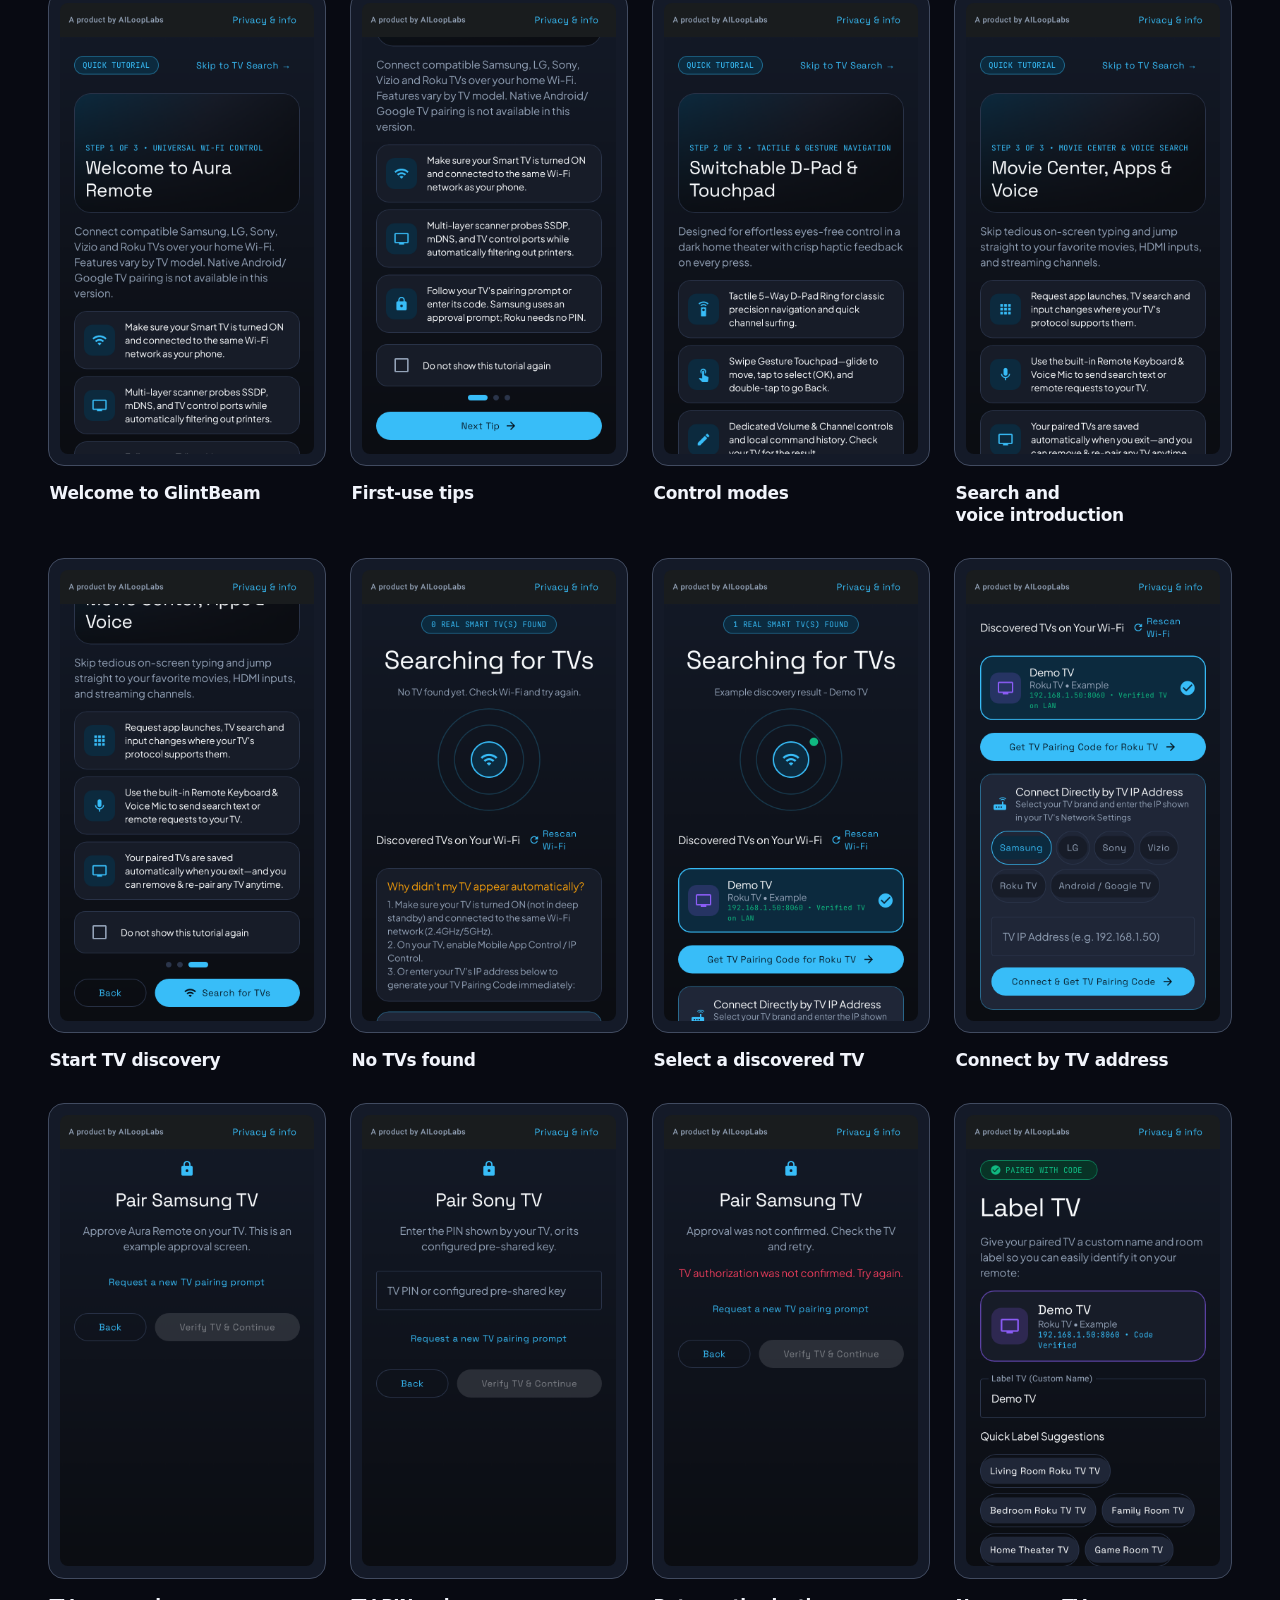
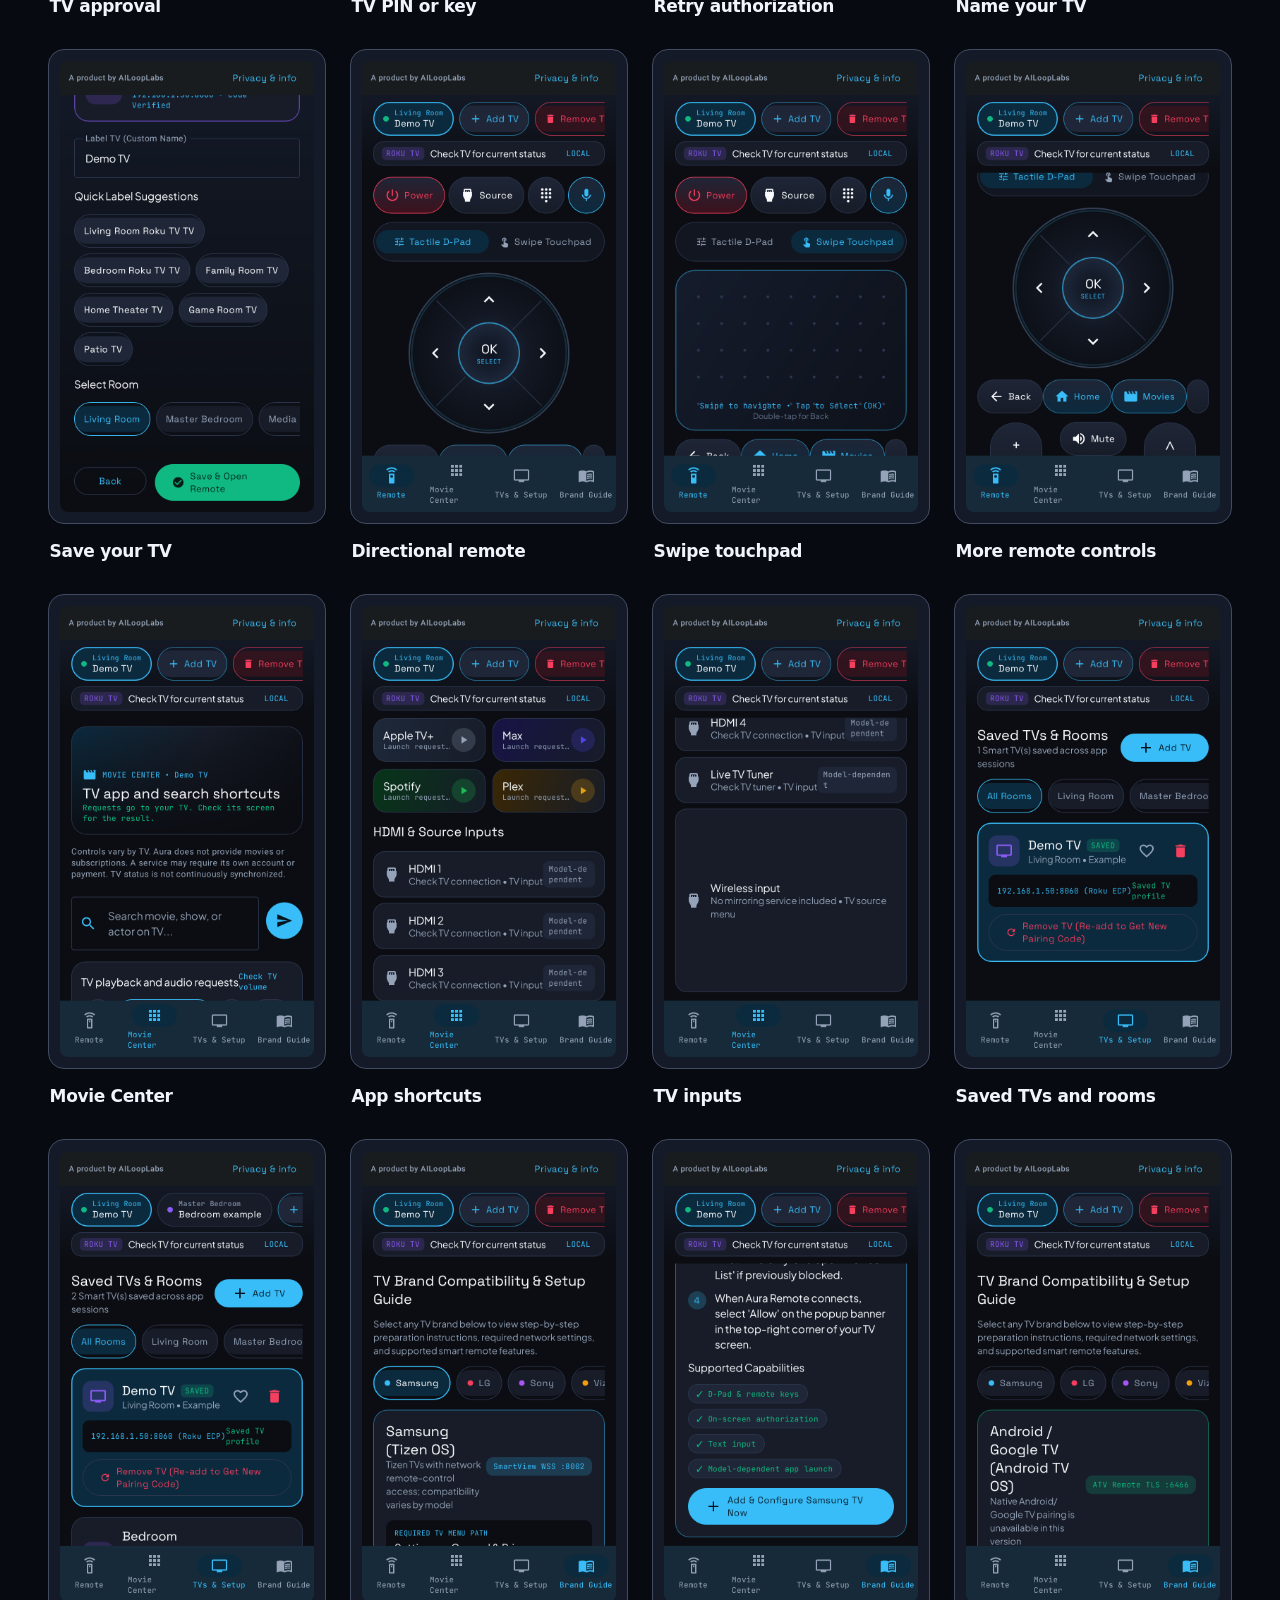
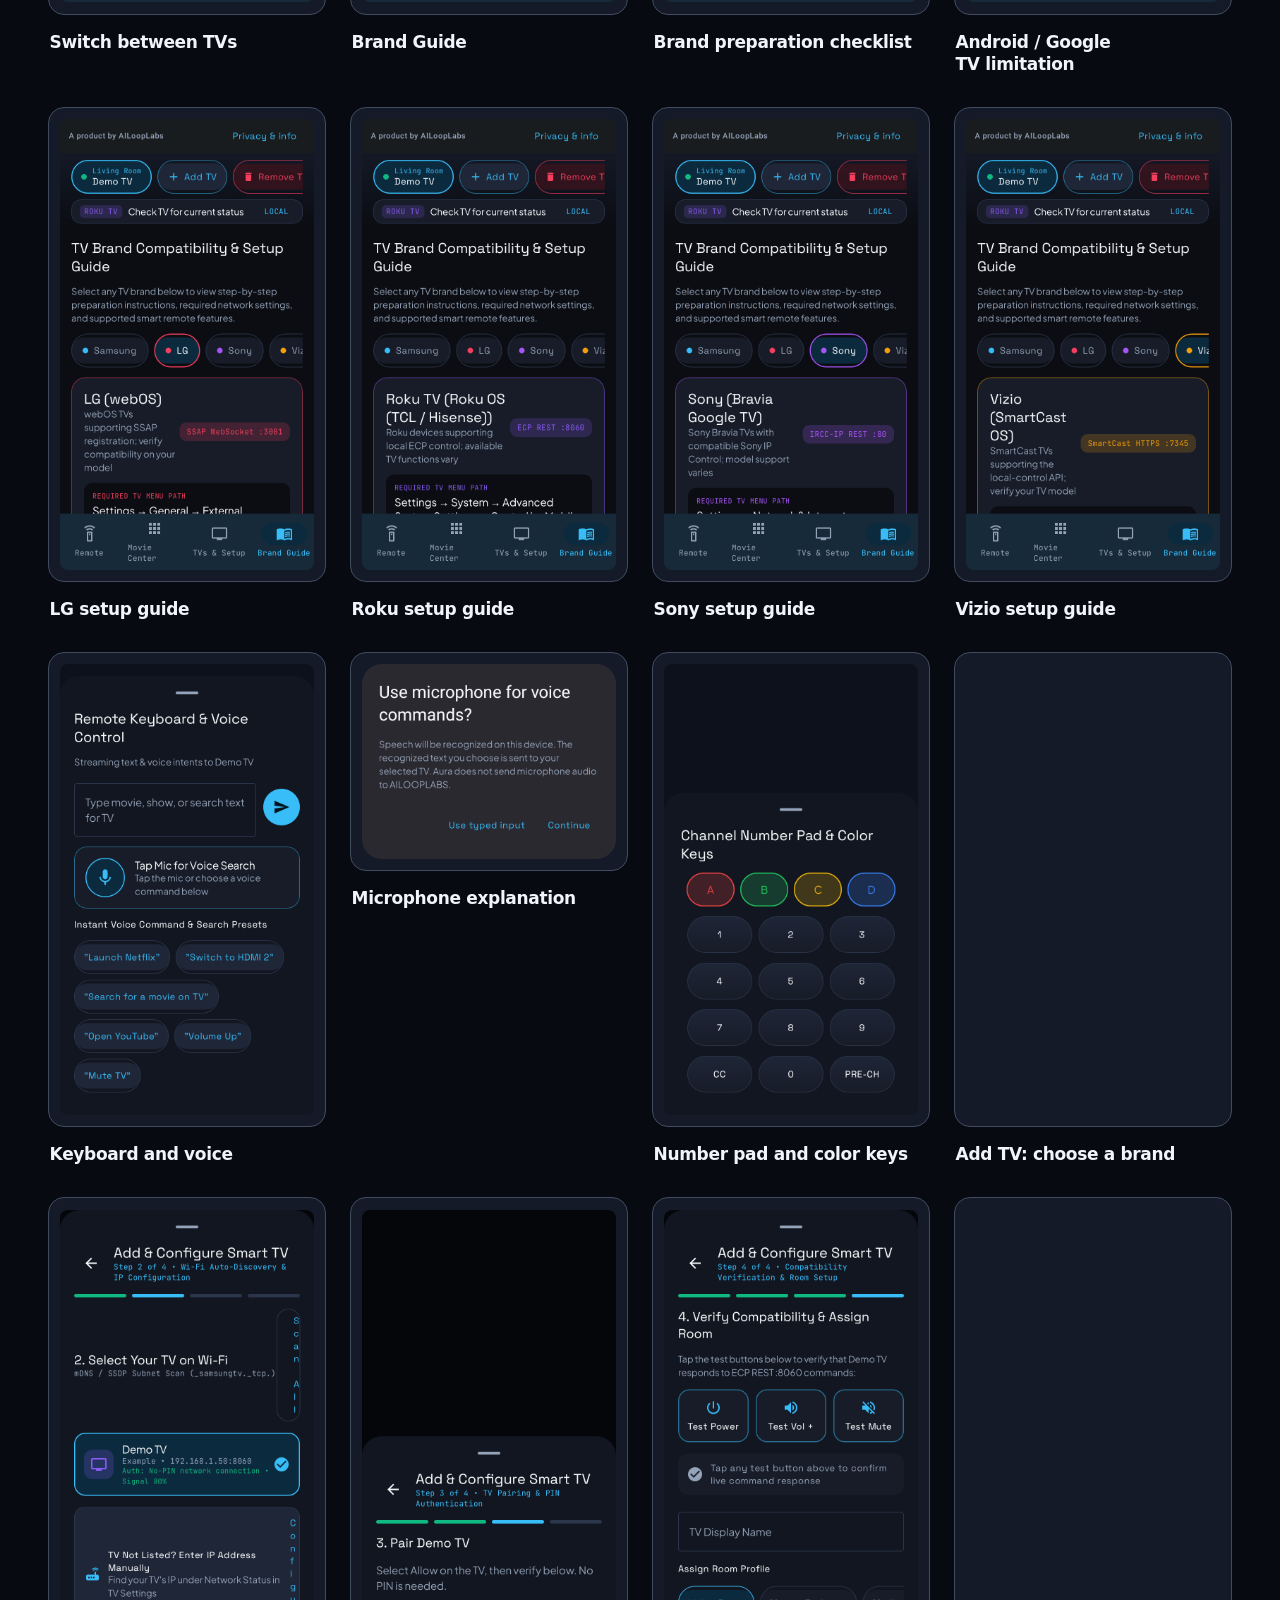
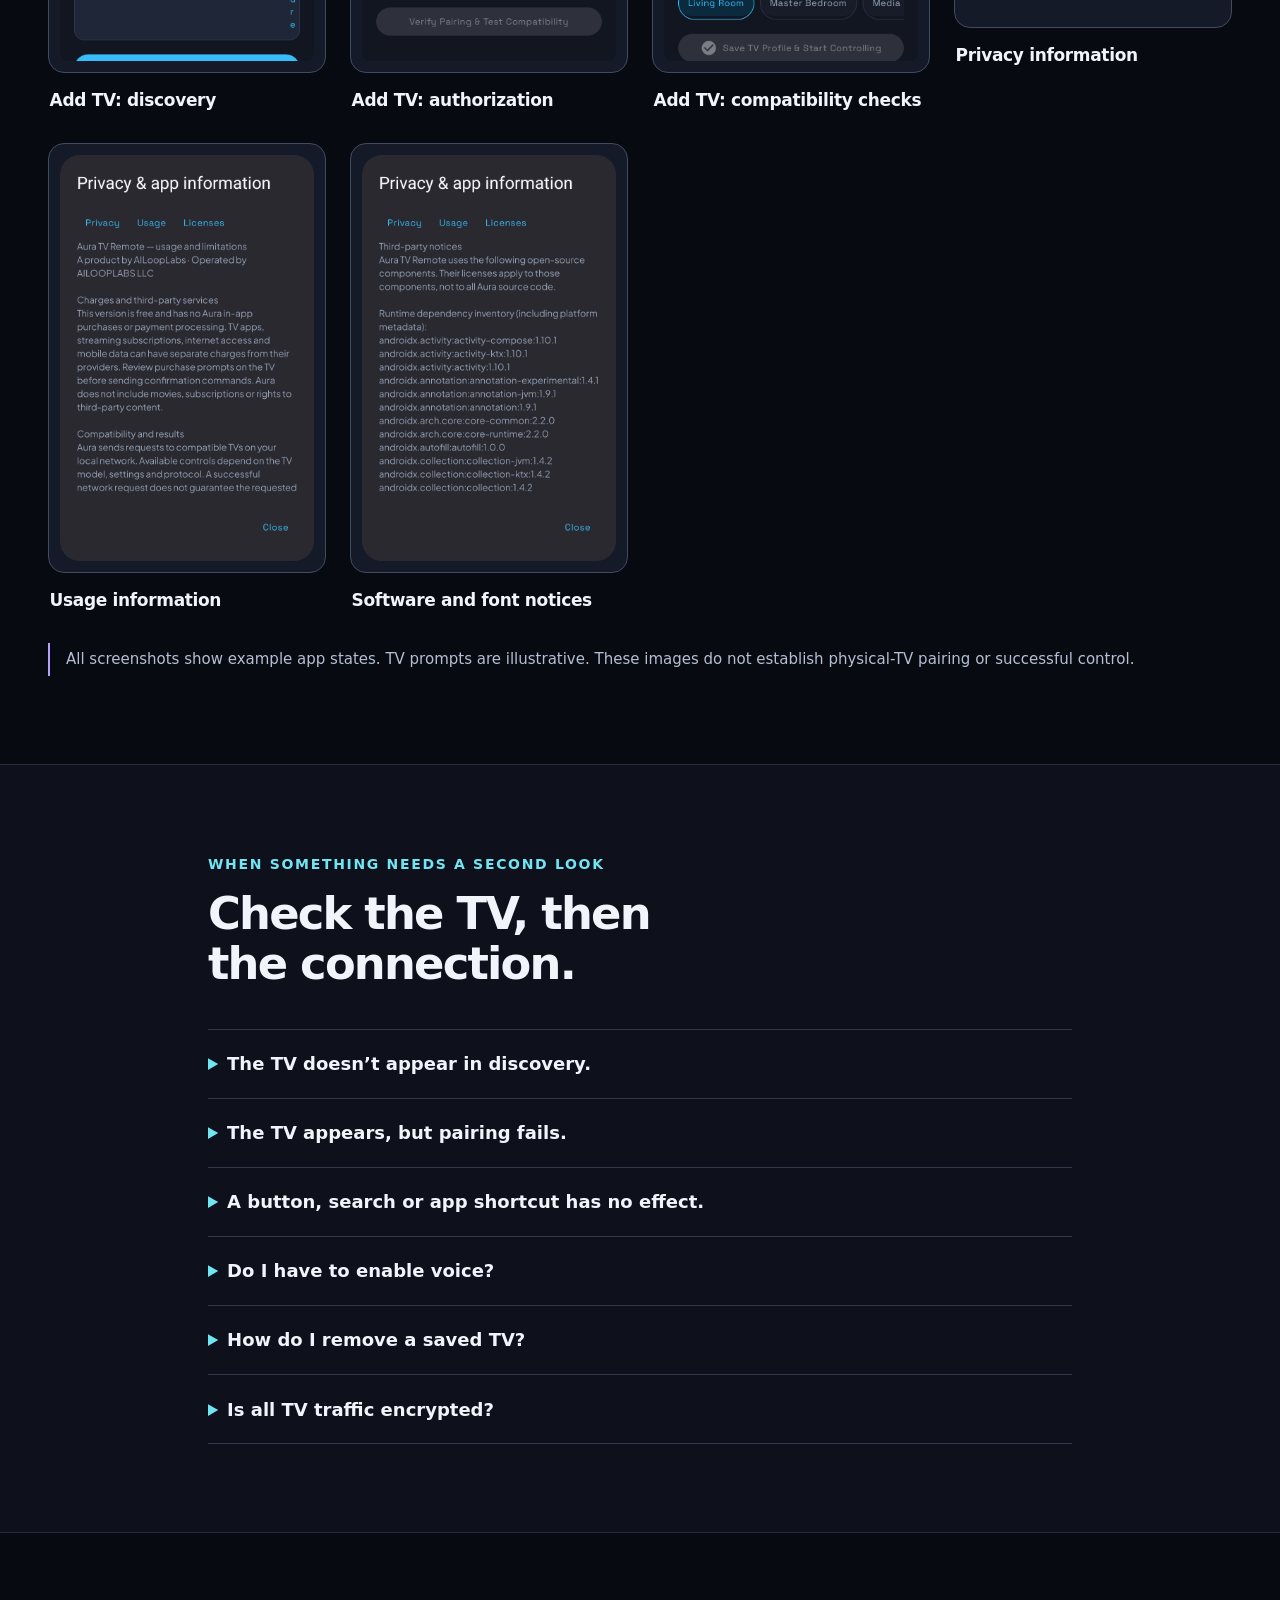
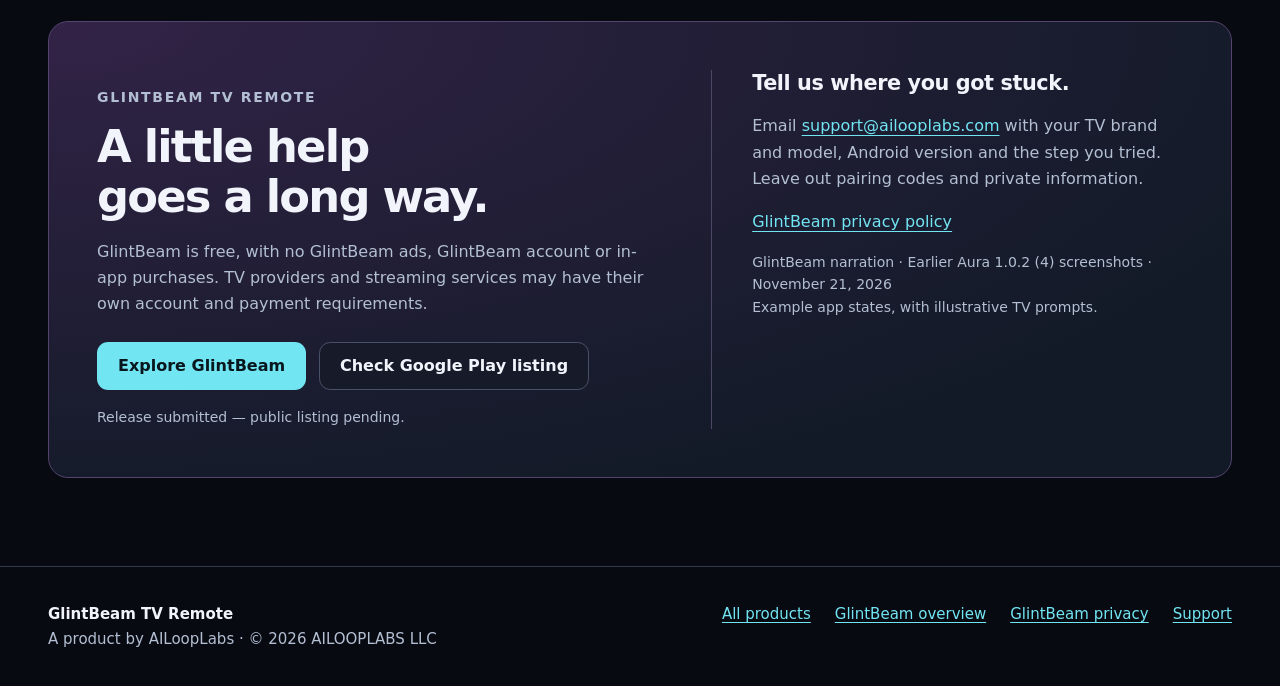
<file: docs/aura-tv-remote-guide.html>
<!DOCTYPE html>
<html lang="en">
<head>
  <meta charset="UTF-8">
  <meta name="viewport" content="width=device-width, initial-scale=1">
  <title>GlintBeam TV Remote Video Guide | AILoopLabs</title>
  <meta name="description" content="GlintBeam narrated quick start and full manual with captions, chapters and earlier Aura 1.0.2 Android screenshot examples.">
  <meta name="theme-color" content="#080a12">
  <meta property="og:title" content="GlintBeam TV Remote Video Guide | AILoopLabs">
  <meta property="og:description" content="Watch the narrated quick start and full manual. English captions, searchable transcripts and example app screenshots included.">
  <meta property="og:type" content="website">
  <meta property="og:url" content="https://ailooplabs.com/aura-tv-remote-guide.html">
  <link rel="canonical" href="https://ailooplabs.com/aura-tv-remote-guide.html">
  <link rel="icon" type="image/svg+xml" href="favicon.svg">
  <link rel="stylesheet" href="assets/aura/aura.css?v=20261120">
  <script src="assets/aura/aura.js?v=20261121d" defer></script>
</head>
<body>
  <a href="#main" class="skip-link">Skip to content</a>
  <header class="site-header">
    <div class="wrap header-inner">
      <a class="company-brand" href="index.html"><span class="brand-mark" aria-hidden="true">A</span> AILoopLabs</a>
      <nav class="header-nav" aria-label="Main navigation">
        <a href="aura-tv-remote.html">GlintBeam</a>
        <a href="#screens">Screenshots</a>
        <a href="#troubleshooting">Help</a>
        <a class="nav-guide" href="aura-tv-remote-guide.html" aria-current="page">Video guide</a>
      </nav>
    </div>
  </header>
  <main id="main">
    <section class="guide-hero">
      <div class="wrap">
        <nav class="breadcrumbs" aria-label="Breadcrumb"><a href="index.html">AILoopLabs</a><span aria-hidden="true">/</span><a href="aura-tv-remote.html">GlintBeam TV Remote</a><span aria-hidden="true">/</span><span>Guide</span></nav>
        <p class="eyebrow">The GlintBeam video guide</p>
        <h1>From first connection<br>to familiar controls.</h1>
        <p class="lede">Follow the quick start for your first TV, or explore the complete manual at your own pace. Both videos include English synthetic narration and captions, with chapters and an on-page transcript.</p>
        <p class="company-credit">A product by AILoopLabs · GlintBeam narration with earlier Android 1.0.2 UI examples</p>
        <nav class="guide-jump-links" aria-label="Guide sections"><a href="#quick-start">Quick start · 2:19</a><a href="#full-manual">Full manual · 9:43</a><a href="#written-setup">Written setup</a><a href="#screens">App screenshots</a><a href="#troubleshooting">Troubleshooting</a></nav>
      </div>
    </section>

    <div class="wrap">
      <p class="guide-disclosure"><strong>GlintBeam narration, earlier Aura 1.0.2 screenshots.</strong> The visual examples show actual Android app UI from the earlier release; current GlintBeam screens may differ. These are not physical TV recordings. TV-side prompts are illustrative. A discovery result or command message is not proof of a successful connection: check every result on your actual TV. Features and pairing vary by model.</p>

      <section class="manual-section" id="quick-start" data-manual="quick" aria-labelledby="quick-title">
        <div class="manual-heading"><div><p class="eyebrow">Your first TV</p><h2 id="quick-title">Quick start</h2><p>Connect to the same network, discover a TV, follow its authorization flow, save a name and try the remote.</p></div><span class="duration" data-duration>2:19 · English</span></div>
        <div class="video-shell">
          <video id="quick-video" controls playsinline preload="none" poster="assets/aura/quick-start-poster.jpg?v=20261121d" aria-label="GlintBeam narrated quick-start video with earlier Aura Android screenshots" aria-describedby="quick-video-note">
            <source src="assets/aura/quick-start.mp4?v=20261121d" type="video/mp4">
            <track kind="captions" src="assets/aura/quick-start.vtt?v=20261121d" srclang="en" label="English" default>
            <p>Your browser does not support this video player. <a href="assets/aura/quick-start.mp4?v=20261121d">Download the quick-start MP4</a> or use the written setup below.</p>
          </video>
          <p class="media-error" data-video-error hidden>The video could not be loaded. Try the MP4 download below, or follow the written setup.</p>
        </div>
        <div class="video-meta"><p id="quick-video-note">Example app states · English narration and captions · Playback starts only when you choose.</p><div class="download-links"><a href="assets/aura/quick-start.mp4?v=20261121d" download>Download MP4</a><a href="assets/aura/quick-start.vtt?v=20261121d" download>Download English captions (VTT)</a></div></div>
        <div class="manual-details">
          <h3>Follow the quick start</h3>
          <div data-manual-fallback><ol class="fallback-steps"><li>Turn on your TV and connect it and your Android phone to the same trusted private network.</li><li>Start discovery, identify your TV, and follow GlintBeam’s instructions for that brand.</li><li>Approve control on the TV or enter a code only if its pairing flow requests one.</li><li>Name and save the TV, open the remote, and check a simple navigation command on the TV.</li></ol><p class="muted" style="margin-top: 1rem">Need more detail? Follow the <a href="#written-setup">written setup</a> below.</p></div>
          <div data-manual-content hidden><p class="chapter-hint">Choose a chapter to move the player to that moment. Press Play when you’re ready.</p><ol class="chapter-list" aria-label="Quick-start chapters" data-chapter-list></ol><details class="transcript"><summary>Read the English quick-start transcript</summary><div class="transcript-scenes" data-transcript></div></details></div>
          <p class="sr-only" role="status" data-seek-status></p>
        </div>
      </section>

      <section class="manual-section" id="full-manual" data-manual="full" aria-labelledby="full-title">
        <div class="manual-heading"><div><p class="eyebrow">The complete walkthrough</p><h2 id="full-title">Full manual</h2><p>Explore setup and pairing differences, remote and touchpad controls, Movie Center, optional voice, saved TVs, the Brand Guide and troubleshooting.</p></div><span class="duration" data-duration>9:43 · English</span></div>
        <div class="video-shell">
          <video id="full-video" controls playsinline preload="none" poster="assets/aura/full-manual-poster.jpg?v=20261121d" aria-label="GlintBeam narrated full-manual video with earlier Aura Android screenshots" aria-describedby="full-video-note">
            <source src="assets/aura/full-manual.mp4?v=20261121d" type="video/mp4">
            <track kind="captions" src="assets/aura/full-manual.vtt?v=20261121d" srclang="en" label="English" default>
            <p>Your browser does not support this video player. <a href="assets/aura/full-manual.mp4?v=20261121d">Download the full-manual MP4</a> or use the written guide below.</p>
          </video>
          <p class="media-error" data-video-error hidden>The video could not be loaded. Try the MP4 download below, or follow the written guide.</p>
        </div>
        <div class="video-meta"><p id="full-video-note">Example app states · Illustrative TV prompts · English narration and captions</p><div class="download-links"><a href="assets/aura/full-manual.mp4?v=20261121d" download>Download MP4</a><a href="assets/aura/full-manual.vtt?v=20261121d" download>Download English captions (VTT)</a></div></div>
        <div class="manual-details">
          <h3>Explore the full manual</h3>
          <div data-manual-fallback><ul class="fallback-steps"><li><strong>Setup:</strong> start with the network and TV authorization steps in the written setup.</li><li><strong>Controls:</strong> use the remote or touchpad, then check the result on the selected TV. Features vary by model.</li><li><strong>Text and voice:</strong> typed input can be used without microphone permission. Optional voice recognition may use your Android speech provider’s servers.</li><li><strong>Saved TVs:</strong> name TVs and rooms, check the selected device, and remove a profile if you need to pair again.</li><li><strong>Help:</strong> use GlintBeam’s Brand Guide and the troubleshooting answers below.</li></ul></div>
          <div data-manual-content hidden><p class="chapter-hint">Choose a chapter to move the player to that moment. Press Play when you’re ready.</p><ol class="chapter-list" aria-label="Full-manual chapters" data-chapter-list></ol><details class="transcript"><summary>Read the English full-manual transcript</summary><div class="transcript-scenes" data-transcript></div></details></div>
          <p class="sr-only" role="status" data-seek-status></p>
        </div>
      </section>
    </div>

    <section class="section section-tinted" id="written-setup" aria-labelledby="written-title">
      <div class="wrap guide-setup">
        <div class="section-heading"><p class="eyebrow">Keep these steps beside you</p><h2 id="written-title">Set up your first TV.</h2><p>These written instructions work on their own. Keep the original remote handy to approve access and check the result on your TV.</p></div>
        <ol class="setup-steps">
          <li><h3>Check the TV platform</h3><p>GlintBeam implements Samsung, LG, Sony, Vizio and Roku local-control protocols. Model, firmware and TV settings affect compatibility. Native Android/Google TV pairing is unsupported in this version. Start with the in-app Brand Guide.</p></li>
          <li><h3>Join the same trusted private network</h3><p>Turn on the TV and connect your phone to the same network. Guest or isolated Wi-Fi can block discovery and control. Enable local remote control in the TV’s settings if required by that model.</p></li>
          <li><h3>Discover the TV, or follow manual connection</h3><p>Start the search in GlintBeam and select the TV you recognize. If it is not found, check the TV’s current network address in its settings and follow GlintBeam’s manual connection flow for that brand. Enter only the address of your own TV.</p></li>
          <li><h3>Follow the brand’s authorization instructions</h3><p>Samsung may show a TV approval request. LG, Sony and Vizio have their own authorization paths; follow the instructions shown for your model. For Roku, check local network control settings and follow GlintBeam’s Roku flow; do not invent a PIN. Enter a code only when the TV’s actual pairing flow requests it.</p></li>
          <li><h3>Give the TV a name and room</h3><p>Save a recognizable label, then open the remote. Before sending commands, make sure the intended TV is selected. Example names in this guide do not indicate a real connected device.</p></li>
          <li><h3>Test a simple control on the TV</h3><p>Try navigation and OK, then Back or Home where supported. Watch the TV for the response. Try other features individually: a successful app-side request does not establish that the TV performed it.</p></li>
        </ol>
        <p class="example-note">Movie Center, app shortcuts and searches send requests to supported TVs. GlintBeam does not supply content. TV providers and streaming services may require their own accounts, subscriptions or payments.</p>
      </div>
    </section>

    <section class="section" id="screens" aria-labelledby="screens-title">
      <div class="wrap">
        <div class="section-heading"><p class="eyebrow">See the app up close</p><h2 id="screens-title">Every screen has a place.</h2><p>Explore actual Aura UI in labeled example app states. Select a screenshot to enlarge it, then use Previous and Next or the keyboard’s left and right keys. Press Escape to close.</p></div>
        <div class="guide-gallery" data-screen-gallery>
          <figure class="gallery-item"><a href="assets/aura/screens/01-welcome.png" data-lightbox data-gallery="all-screens" data-caption="Welcome — example Aura app state." aria-label="Enlarge Welcome example screenshot"><img src="assets/aura/screens/01-welcome.png" width="720" height="1280" loading="lazy" decoding="async" alt="Welcome screen — example Aura app state."></a><figcaption><h3>Welcome</h3><p>Start the first-use walkthrough.</p></figcaption></figure>
          <figure class="gallery-item"><a href="assets/aura/screens/07-discovery-found.png" data-lightbox data-gallery="all-screens" data-caption="Discovery — example Aura app state; not evidence of a real TV connection." aria-label="Enlarge Discovery example screenshot"><img src="assets/aura/screens/07-discovery-found.png" width="720" height="1280" loading="lazy" decoding="async" alt="Discovery results — example Aura app state."></a><figcaption><h3>Discover a TV</h3><p>Identify the TV you want to control.</p></figcaption></figure>
          <figure class="gallery-item"><a href="assets/aura/screens/12-label-tv.png" data-lightbox data-gallery="all-screens" data-caption="Name your TV — example Aura app state with an illustrative label." aria-label="Enlarge Name your TV example screenshot"><img src="assets/aura/screens/12-label-tv.png" width="720" height="1280" loading="lazy" decoding="async" alt="TV name and room screen — example Aura app state."></a><figcaption><h3>Name your TV</h3><p>Choose a label and room.</p></figcaption></figure>
          <figure class="gallery-item"><a href="assets/aura/screens/13-remote.png" data-lightbox data-gallery="all-screens" data-caption="Remote — example Aura app state; verify commands on the TV." aria-label="Enlarge Remote example screenshot"><img src="assets/aura/screens/13-remote.png" width="720" height="1280" loading="lazy" decoding="async" alt="Remote controls — example Aura app state."></a><figcaption><h3>Remote</h3><p>Try a control and watch the TV.</p></figcaption></figure>
          <figure class="gallery-item"><a href="assets/aura/screens/14-touchpad.png" data-lightbox data-gallery="all-screens" data-caption="Touchpad — example Aura app state." aria-label="Enlarge Touchpad example screenshot"><img src="assets/aura/screens/14-touchpad.png" width="720" height="1280" loading="lazy" decoding="async" alt="Touchpad — example Aura app state."></a><figcaption><h3>Touchpad</h3><p>Explore supported gestures.</p></figcaption></figure>
          <figure class="gallery-item"><a href="assets/aura/screens/16-movie-center.png" data-lightbox data-gallery="all-screens" data-caption="Movie Center — example Aura app state; TV services have separate terms." aria-label="Enlarge Movie Center example screenshot"><img src="assets/aura/screens/16-movie-center.png" width="720" height="1280" loading="lazy" decoding="async" alt="Movie Center — example Aura app state."></a><figcaption><h3>Movie Center</h3><p>Check requests on the TV itself.</p></figcaption></figure>
          <figure class="gallery-item"><a href="assets/aura/screens/19-devices.png" data-lightbox data-gallery="all-screens" data-caption="Saved TVs — example Aura app state with illustrative TV names." aria-label="Enlarge Saved TVs example screenshot"><img src="assets/aura/screens/19-devices.png" width="720" height="1280" loading="lazy" decoding="async" alt="Saved TVs — example Aura app state."></a><figcaption><h3>Saved TVs</h3><p>Select the right TV and room.</p></figcaption></figure>
          <figure class="gallery-item"><a href="assets/aura/screens/21-brand-guide.png" data-lightbox data-gallery="all-screens" data-caption="Brand Guide — example Aura app state; compatibility varies by model." aria-label="Enlarge Brand Guide example screenshot"><img src="assets/aura/screens/21-brand-guide.png" width="720" height="1280" loading="lazy" decoding="async" alt="Brand Guide — example Aura app state."></a><figcaption><h3>Brand Guide</h3><p>Check the instructions for your model.</p></figcaption></figure>
        </div>
        <p class="example-note">All screenshots show example app states. TV prompts are illustrative. These images do not establish physical-TV pairing or successful control.</p>
      </div>
    </section>

    <section class="section section-tinted" id="troubleshooting" aria-labelledby="troubleshooting-title">
      <div class="wrap troubleshooting">
        <div class="section-heading"><p class="eyebrow">When something needs a second look</p><h2 id="troubleshooting-title">Check the TV, then the connection.</h2></div>
        <div class="faq-list">
          <details><summary>The TV doesn’t appear in discovery.</summary><p>Check that the TV is powered on and the phone and TV are on the same private network. Guest Wi-Fi or device isolation may prevent discovery. Check the TV’s network-control settings and the in-app Brand Guide. If supported for your TV, use the manual connection flow with its current local address.</p></details>
          <details><summary>The TV appears, but pairing fails.</summary><p>Use the actual TV’s approval prompt and brand-specific settings. A listed TV is not yet a confirmed connection. If needed, revoke the old authorization in TV settings, remove its saved GlintBeam profile and follow pairing again. Native Android/Google TV pairing is unsupported.</p></details>
          <details><summary>A button, search or app shortcut has no effect.</summary><p>Confirm that the correct TV is selected, is on and remains reachable on the network. Check the TV itself for the result or an authorization prompt. Controls and shortcuts vary by model and firmware. An app-side request or status message does not guarantee the action happened.</p></details>
          <details><summary>Do I have to enable voice?</summary><p>No. Buttons and typed input work without microphone permission. Voice is optional. GlintBeam prefers on-device recognition when available; otherwise your Android speech provider may send audio to its servers. AILoopLabs does not receive the audio. You can revoke microphone permission in Android settings. Read the <a href="aura-privacy.html">GlintBeam privacy policy</a> for details.</p></details>
          <details><summary>How do I remove a saved TV?</summary><p>Remove its profile in GlintBeam to delete the saved TV information and pairing credentials from the app. You can also revoke GlintBeam’s authorization in the TV’s settings. Clearing Android app storage or uninstalling removes remaining local app data.</p></details>
          <details><summary>Is all TV traffic encrypted?</summary><p>No. GlintBeam uses the local-control protocol supported by the TV. Some TV connections use unencrypted HTTP or WebSocket, while others use TLS. Use a trusted private network. See the <a href="aura-privacy.html">public privacy policy</a> for product-specific data practices.</p></details>
        </div>
      </div>
    </section>

    <section class="section" id="support" aria-labelledby="support-title">
      <div class="wrap support-panel">
        <div><p class="eyebrow">GlintBeam TV Remote</p><h2 id="support-title">A little help goes a long way.</h2><p>GlintBeam is free, with no GlintBeam ads, GlintBeam account or in-app purchases. TV providers and streaming services may have their own account and payment requirements.</p><div class="actions"><a class="button button-primary" href="aura-tv-remote.html">Explore GlintBeam</a><a class="button button-secondary" href="https://play.google.com/store/apps/details?id=com.aistudio.auraremote.vqxmpz">Check Google Play listing</a></div><p class="small">Release submitted — public listing pending.</p></div>
        <div class="support-contact"><h3>Tell us where you got stuck.</h3><p>Email <a href="mailto:support@ailooplabs.com">support@ailooplabs.com</a> with your TV brand and model, Android version and the step you tried. Leave out pairing codes and private information.</p><p><a href="aura-privacy.html">GlintBeam privacy policy</a></p><p class="small">GlintBeam narration · Earlier Aura 1.0.2 (4) screenshots · November 21, 2026<br>Example app states, with illustrative TV prompts.</p></div>
      </div>
    </section>
  </main>
  <footer class="site-footer"><div class="wrap footer-inner"><p class="footer-brand"><strong>GlintBeam TV Remote</strong><br>A product by AILoopLabs · © 2026 AILOOPLABS LLC</p><nav class="footer-links" aria-label="Footer"><a href="index.html">All products</a><a href="aura-tv-remote.html">GlintBeam overview</a><a href="aura-privacy.html">GlintBeam privacy</a><a href="mailto:support@ailooplabs.com">Support</a></nav></div></footer>
  <dialog class="image-dialog" aria-labelledby="lightbox-title" aria-describedby="lightbox-caption">
    <div class="lightbox-header"><h2 id="lightbox-title">Legacy Aura app screenshot</h2><form method="dialog"><button class="lightbox-control" autofocus>Close</button></form></div>
    <div class="lightbox-image-wrap"><img class="lightbox-image" alt=""></div>
    <p class="lightbox-caption" id="lightbox-caption"></p>
    <div class="lightbox-controls"><button type="button" class="lightbox-control" data-lightbox-prev>Previous</button><span class="lightbox-count" aria-live="polite"></span><button type="button" class="lightbox-control" data-lightbox-next>Next</button></div>
  </dialog>
</body>
</html>
</file>
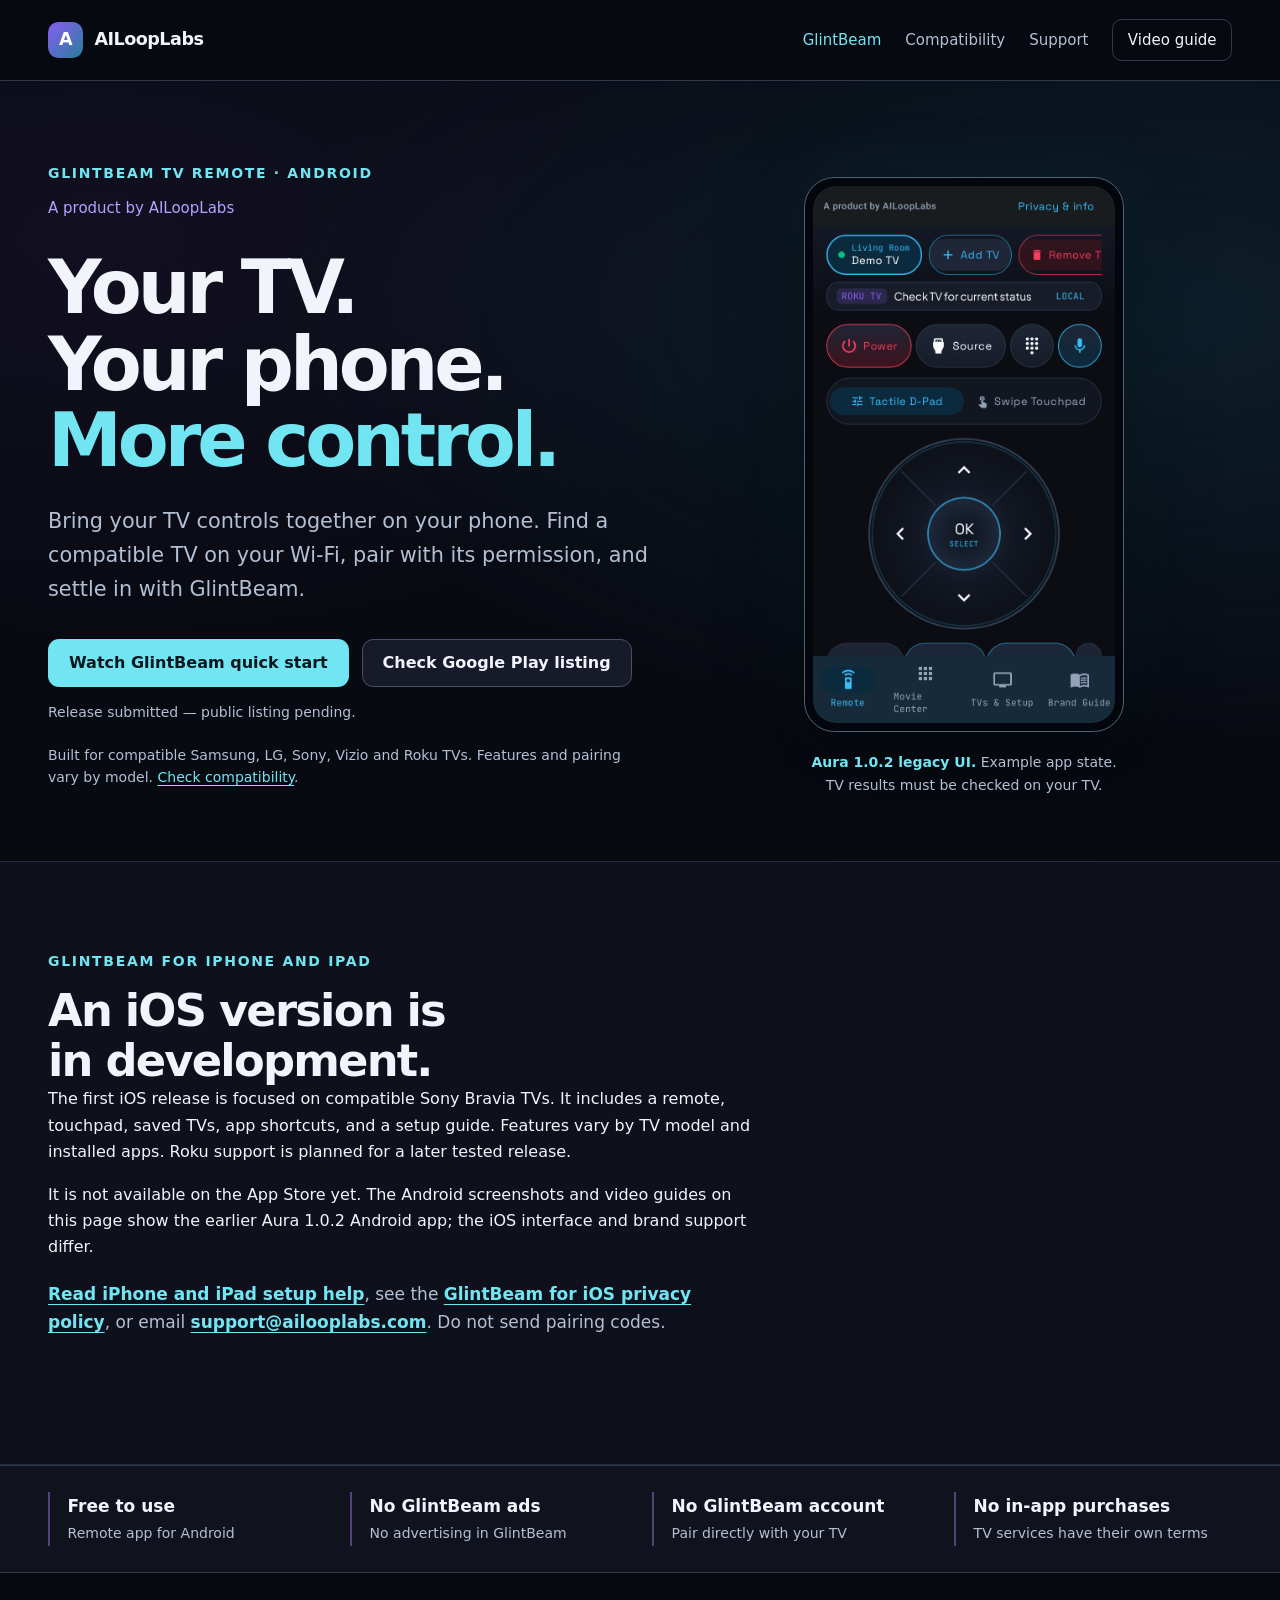
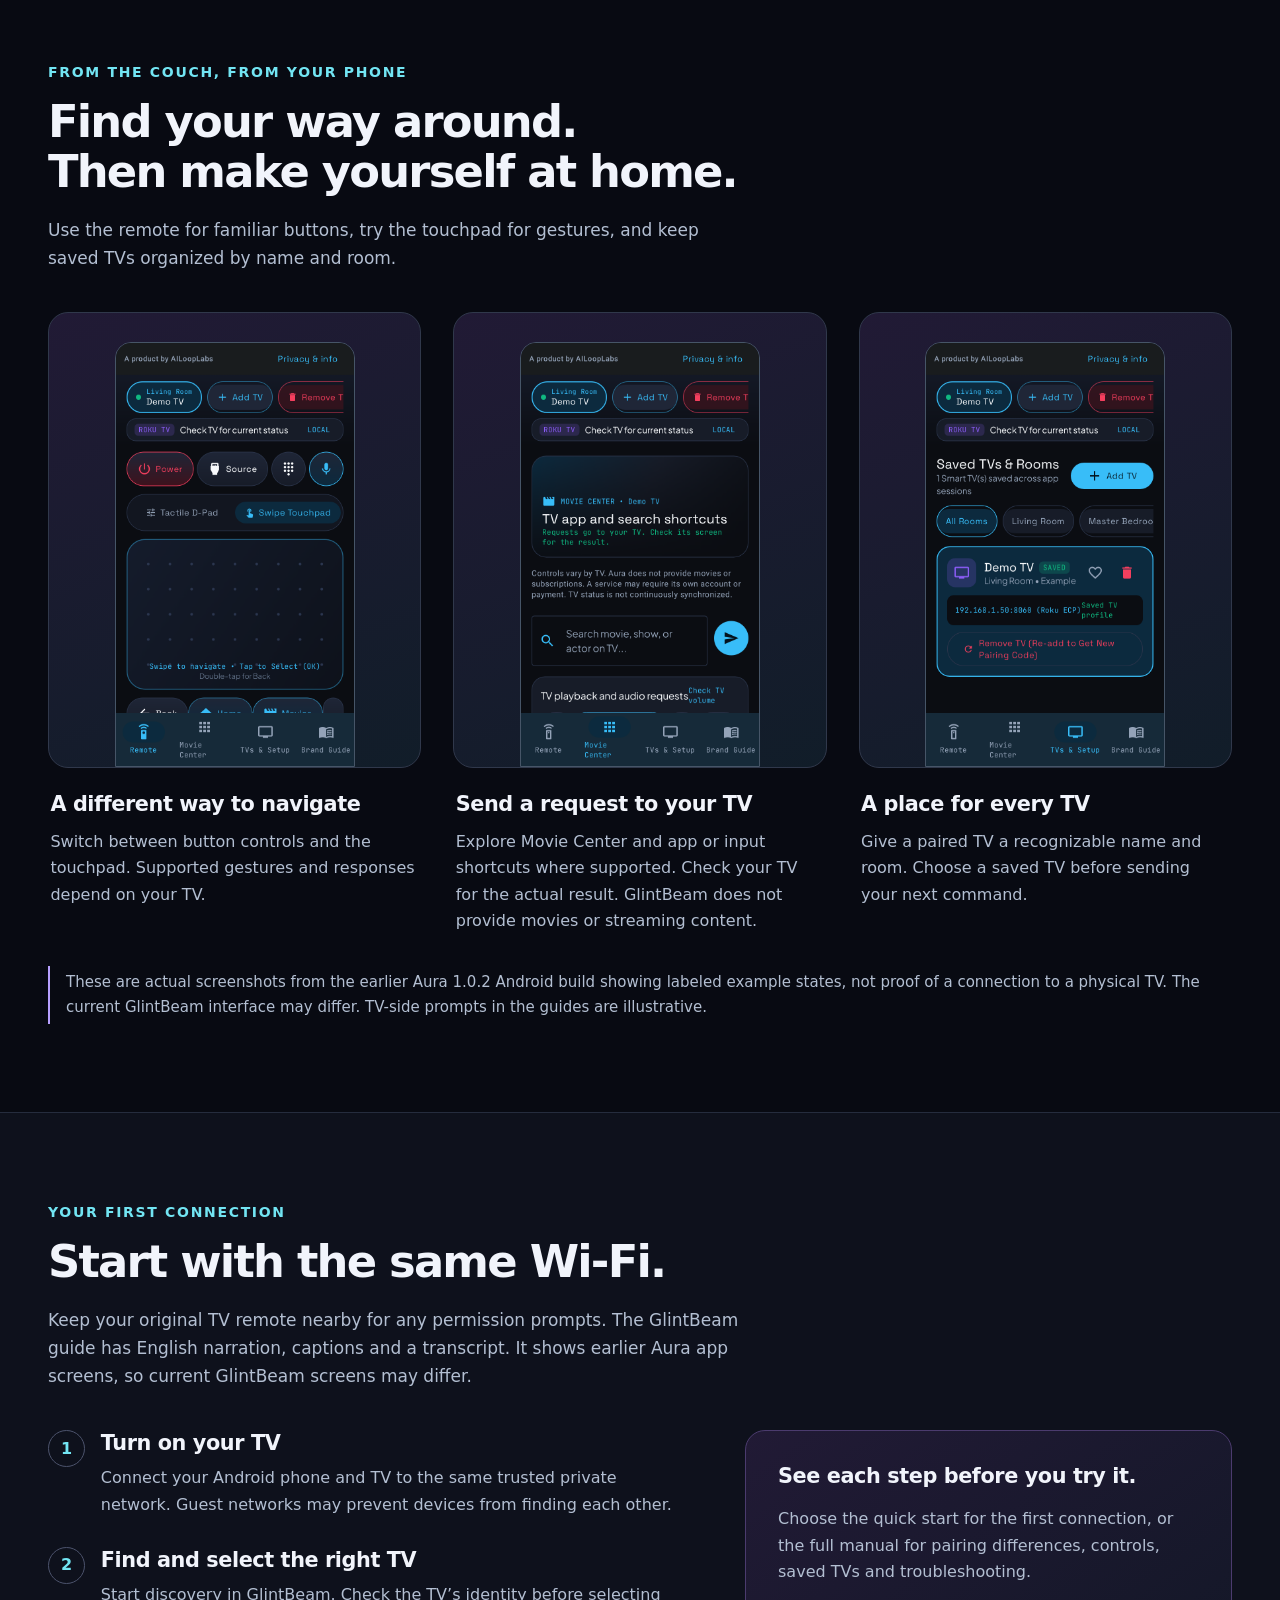
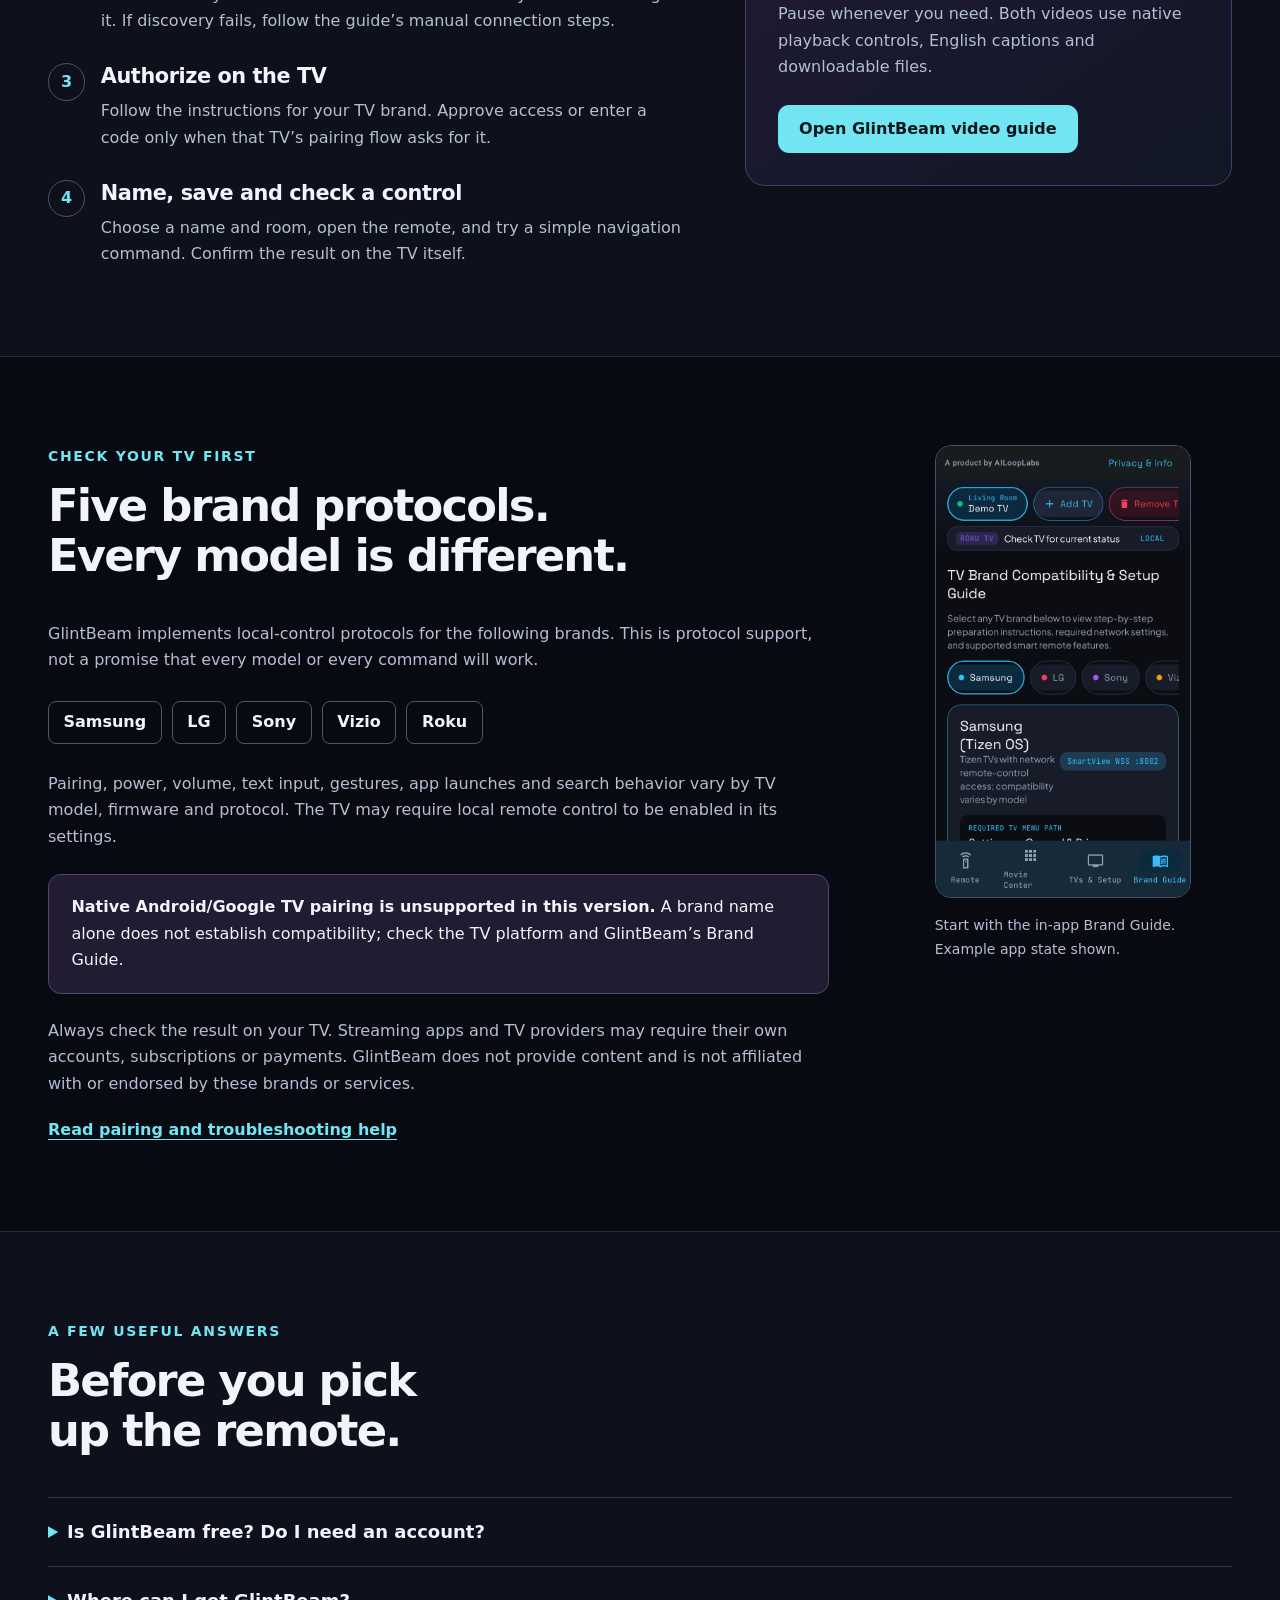
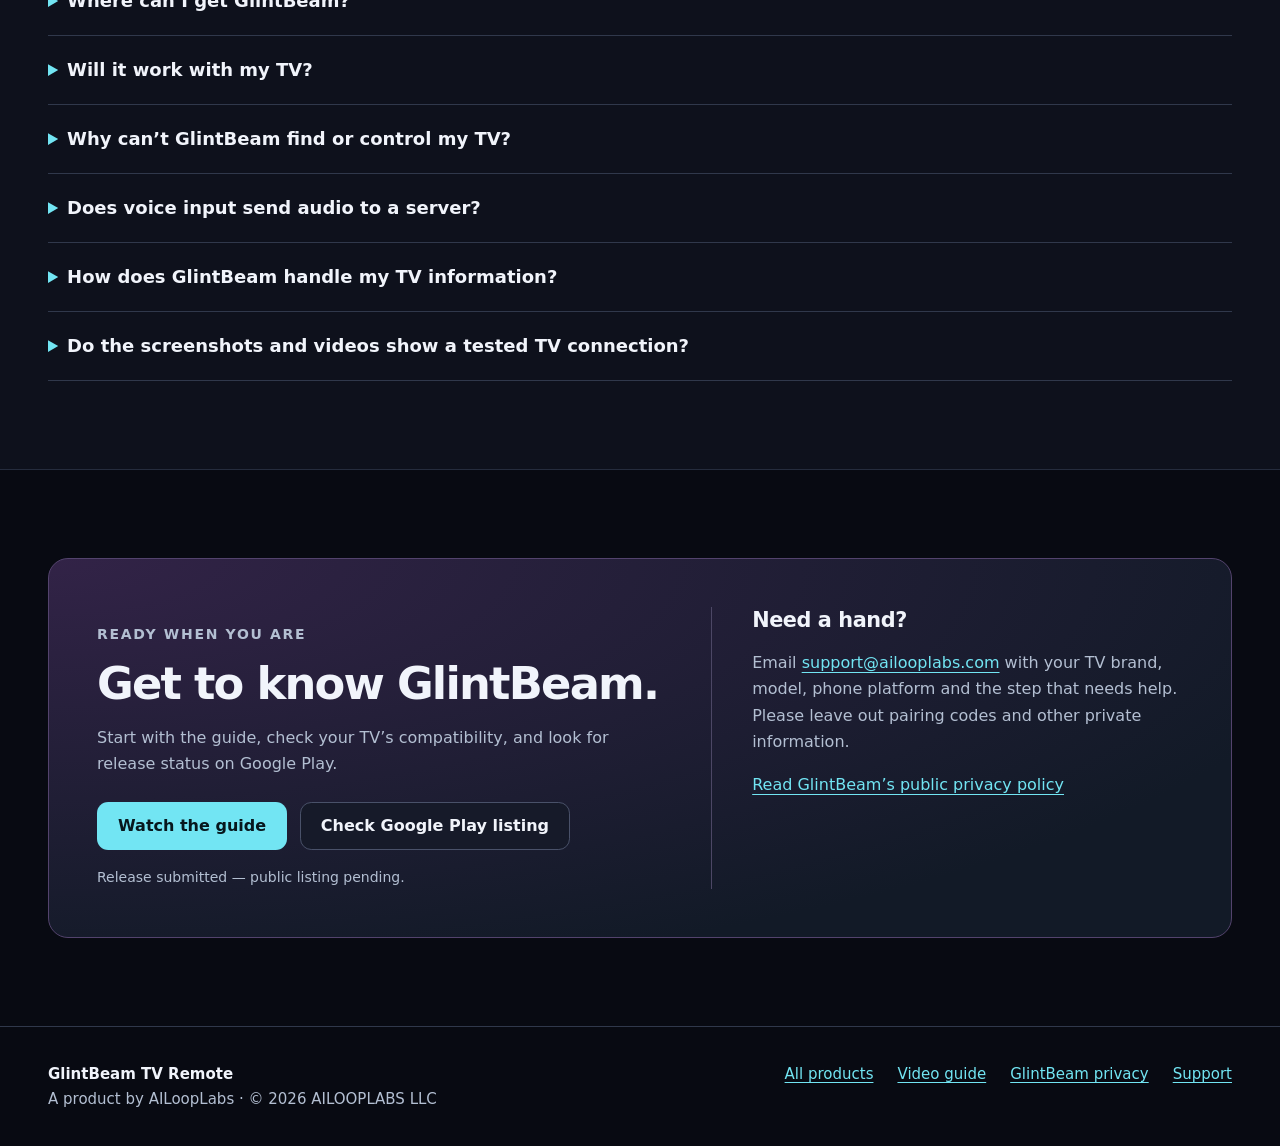
<file: docs/aura-tv-remote.html>
<!DOCTYPE html>
<html lang="en">
<head>
  <meta charset="UTF-8">
  <meta name="viewport" content="width=device-width, initial-scale=1">
  <title>GlintBeam TV Remote for Android | AILoopLabs</title>
  <meta name="description" content="Meet GlintBeam, a free Android TV remote with local-network discovery, remote controls, a touchpad and saved TVs. Explore the GlintBeam video guide with earlier Android UI examples.">
  <meta name="theme-color" content="#080a12">
  <meta property="og:title" content="GlintBeam TV Remote | A product by AILoopLabs">
  <meta property="og:description" content="Your TV controls, together on Android. Explore GlintBeam, check compatibility and follow the captioned video guide.">
  <meta property="og:type" content="website">
  <meta property="og:url" content="https://ailooplabs.com/aura-tv-remote.html">
  <link rel="canonical" href="https://ailooplabs.com/aura-tv-remote.html">
  <link rel="icon" type="image/svg+xml" href="favicon.svg">
  <link rel="stylesheet" href="assets/aura/aura.css?v=20261120">
  <script src="assets/aura/aura.js?v=20261120-2" defer></script>
</head>
<body>
  <a href="#main" class="skip-link">Skip to content</a>
  <header class="site-header">
    <div class="wrap header-inner">
      <a class="company-brand" href="index.html"><span class="brand-mark" aria-hidden="true">A</span> AILoopLabs</a>
      <nav class="header-nav" aria-label="Main navigation">
        <a href="aura-tv-remote.html" aria-current="page">GlintBeam</a>
        <a href="#compatibility">Compatibility</a>
        <a href="#support">Support</a>
        <a class="nav-guide" href="aura-tv-remote-guide.html">Video guide</a>
      </nav>
    </div>
  </header>

  <main id="main">
    <section class="hero" aria-labelledby="hero-title">
      <div class="wrap hero-grid">
        <div class="hero-copy">
          <p class="eyebrow">GlintBeam TV Remote · Android</p>
          <p class="company-credit">A product by AILoopLabs</p>
          <h1 id="hero-title">Your TV.<br>Your phone.<br><span class="accent">More control.</span></h1>
          <p class="lede">Bring your TV controls together on your phone. Find a compatible TV on your Wi-Fi, pair with its permission, and settle in with GlintBeam.</p>
          <div class="actions">
            <a class="button button-primary" href="aura-tv-remote-guide.html#quick-start">Watch GlintBeam quick start</a>
            <a class="button button-secondary" href="https://play.google.com/store/apps/details?id=com.aistudio.auraremote.vqxmpz" aria-describedby="play-status">Check Google Play listing</a>
          </div>
          <p class="availability" id="play-status">Release submitted — public listing pending.</p>
          <p class="small muted" style="margin-top: 1.25rem">Built for compatible Samsung, LG, Sony, Vizio and Roku TVs. Features and pairing vary by model. <a href="#compatibility">Check compatibility</a>.</p>
        </div>
        <figure class="hero-visual">
          <div class="phone-frame">
            <a href="assets/aura/screens/13-remote.png" data-lightbox data-gallery="product" data-caption="Remote — actual Aura UI in an example app state." aria-label="Enlarge the example Aura remote screenshot">
              <img src="assets/aura/screens/13-remote.png" width="720" height="1280" fetchpriority="high" alt="Aura remote screen with directional navigation and TV controls in an example app state.">
            </a>
          </div>
          <figcaption class="visual-label"><strong>Aura 1.0.2 legacy UI.</strong> Example app state.<br>TV results must be checked on your TV.</figcaption>
        </figure>
      </div>
    </section>

    <section class="section section-tinted" id="iphone" aria-labelledby="iphone-title">
      <div class="wrap">
        <div class="section-heading">
          <p class="eyebrow">GlintBeam for iPhone and iPad</p>
          <h2 id="iphone-title">An iOS version is in development.</h2>
          <p>The first iOS release is focused on compatible Sony Bravia TVs. It includes a remote, touchpad, saved TVs, app shortcuts, and a setup guide. Features vary by TV model and installed apps. Roku support is planned for a later tested release.</p>
          <p>It is not available on the App Store yet. The Android screenshots and video guides on this page show the earlier Aura 1.0.2 Android app; the iOS interface and brand support differ.</p>
          <p><a class="text-link" href="aura-ios.html">Read iPhone and iPad setup help</a>, see the <a class="text-link" href="aura-ios-privacy.html">GlintBeam for iOS privacy policy</a>, or email <a class="text-link" href="mailto:support@ailooplabs.com">support@ailooplabs.com</a>. Do not send pairing codes.</p>
        </div>
      </div>
    </section>

    <section class="product-facts" aria-label="GlintBeam at a glance">
      <div class="wrap facts-grid">
        <div class="fact"><strong>Free to use</strong><span>Remote app for Android</span></div>
        <div class="fact"><strong>No GlintBeam ads</strong><span>No advertising in GlintBeam</span></div>
        <div class="fact"><strong>No GlintBeam account</strong><span>Pair directly with your TV</span></div>
        <div class="fact"><strong>No in-app purchases</strong><span>TV services have their own terms</span></div>
      </div>
    </section>

    <section class="section" aria-labelledby="controls-title">
      <div class="wrap">
        <div class="section-heading">
          <p class="eyebrow">From the couch, from your phone</p>
          <h2 id="controls-title">Find your way around.<br>Then make yourself at home.</h2>
          <p>Use the remote for familiar buttons, try the touchpad for gestures, and keep saved TVs organized by name and room.</p>
        </div>
        <div class="screen-story">
          <figure class="story-item">
            <div class="story-shot">
              <a href="assets/aura/screens/14-touchpad.png" data-lightbox data-gallery="product" data-caption="Touchpad — example Aura app state. Gesture support varies by TV." aria-label="Enlarge the example touchpad screenshot">
                <img src="assets/aura/screens/14-touchpad.png" width="720" height="1280" loading="lazy" decoding="async" alt="Aura touchpad screen in an example app state.">
              </a>
            </div>
            <figcaption><h3>A different way to navigate</h3><p>Switch between button controls and the touchpad. Supported gestures and responses depend on your TV.</p></figcaption>
          </figure>
          <figure class="story-item">
            <div class="story-shot">
              <a href="assets/aura/screens/16-movie-center.png" data-lightbox data-gallery="product" data-caption="Movie Center — example Aura app state. Requests do not guarantee a result on the TV." aria-label="Enlarge the example Movie Center screenshot">
                <img src="assets/aura/screens/16-movie-center.png" width="720" height="1280" loading="lazy" decoding="async" alt="Aura Movie Center interface in an example app state.">
              </a>
            </div>
            <figcaption><h3>Send a request to your TV</h3><p>Explore Movie Center and app or input shortcuts where supported. Check your TV for the actual result. GlintBeam does not provide movies or streaming content.</p></figcaption>
          </figure>
          <figure class="story-item">
            <div class="story-shot">
              <a href="assets/aura/screens/19-devices.png" data-lightbox data-gallery="product" data-caption="Saved TVs — example Aura app state with illustrative TV names and rooms." aria-label="Enlarge the example saved TVs screenshot">
                <img src="assets/aura/screens/19-devices.png" width="720" height="1280" loading="lazy" decoding="async" alt="Aura saved TVs and room organization in an example app state.">
              </a>
            </div>
            <figcaption><h3>A place for every TV</h3><p>Give a paired TV a recognizable name and room. Choose a saved TV before sending your next command.</p></figcaption>
          </figure>
        </div>
        <p class="example-note">These are actual screenshots from the earlier Aura 1.0.2 Android build showing labeled example states, not proof of a connection to a physical TV. The current GlintBeam interface may differ. TV-side prompts in the guides are illustrative.</p>
      </div>
    </section>

    <section class="section section-tinted" id="setup" aria-labelledby="setup-title">
      <div class="wrap">
        <div class="section-heading">
          <p class="eyebrow">Your first connection</p>
          <h2 id="setup-title">Start with the same Wi-Fi.</h2>
          <p>Keep your original TV remote nearby for any permission prompts. The GlintBeam guide has English narration, captions and a transcript. It shows earlier Aura app screens, so current GlintBeam screens may differ.</p>
        </div>
        <div class="split">
          <ol class="setup-steps">
            <li><h3>Turn on your TV</h3><p>Connect your Android phone and TV to the same trusted private network. Guest networks may prevent devices from finding each other.</p></li>
            <li><h3>Find and select the right TV</h3><p>Start discovery in GlintBeam. Check the TV’s identity before selecting it. If discovery fails, follow the guide’s manual connection steps.</p></li>
            <li><h3>Authorize on the TV</h3><p>Follow the instructions for your TV brand. Approve access or enter a code only when that TV’s pairing flow asks for it.</p></li>
            <li><h3>Name, save and check a control</h3><p>Choose a name and room, open the remote, and try a simple navigation command. Confirm the result on the TV itself.</p></li>
          </ol>
          <aside class="aside-note">
            <h3>See each step before you try it.</h3>
            <p>Choose the quick start for the first connection, or the full manual for pairing differences, controls, saved TVs and troubleshooting.</p>
            <p>Pause whenever you need. Both videos use native playback controls, English captions and downloadable files.</p>
            <a class="button button-primary" href="aura-tv-remote-guide.html">Open GlintBeam video guide</a>
          </aside>
        </div>
      </div>
    </section>

    <section class="section" id="compatibility" aria-labelledby="compatibility-title">
      <div class="wrap compatibility-layout">
        <div class="compatibility-copy">
          <div class="section-heading">
            <p class="eyebrow">Check your TV first</p>
            <h2 id="compatibility-title">Five brand protocols.<br>Every model is different.</h2>
          </div>
          <p>GlintBeam implements local-control protocols for the following brands. This is protocol support, not a promise that every model or every command will work.</p>
          <ul class="brand-list" aria-label="Implemented TV brand protocols"><li>Samsung</li><li>LG</li><li>Sony</li><li>Vizio</li><li>Roku</li></ul>
          <p>Pairing, power, volume, text input, gestures, app launches and search behavior vary by TV model, firmware and protocol. The TV may require local remote control to be enabled in its settings.</p>
          <div class="important-note"><strong>Native Android/Google TV pairing is unsupported in this version.</strong> A brand name alone does not establish compatibility; check the TV platform and GlintBeam’s Brand Guide.</div>
          <p>Always check the result on your TV. Streaming apps and TV providers may require their own accounts, subscriptions or payments. GlintBeam does not provide content and is not affiliated with or endorsed by these brands or services.</p>
          <p style="margin-top: 1.25rem"><a class="text-link" href="aura-tv-remote-guide.html#troubleshooting">Read pairing and troubleshooting help</a></p>
        </div>
        <figure class="compatibility-shot">
          <a href="assets/aura/screens/21-brand-guide.png" data-lightbox data-gallery="product" data-caption="Brand Guide — example Aura app state. Check your model and TV settings." aria-label="Enlarge the example Brand Guide screenshot">
            <img src="assets/aura/screens/21-brand-guide.png" width="720" height="1280" loading="lazy" decoding="async" alt="Aura Brand Guide screen in an example app state.">
          </a>
          <figcaption>Start with the in-app Brand Guide.<br>Example app state shown.</figcaption>
        </figure>
      </div>
    </section>

    <section class="section section-tinted" id="faq" aria-labelledby="faq-title">
      <div class="wrap">
        <div class="section-heading"><p class="eyebrow">A few useful answers</p><h2 id="faq-title">Before you pick up the remote.</h2></div>
        <div class="faq-list">
          <details><summary>Is GlintBeam free? Do I need an account?</summary><p>GlintBeam is free, with no GlintBeam account, no GlintBeam ads and no in-app purchases. Your TV manufacturer or streaming provider may require a separate account or payment for its services and content.</p></details>
          <details><summary>Where can I get GlintBeam?</summary><p><a href="https://play.google.com/store/apps/details?id=com.aistudio.auraremote.vqxmpz">Check Google Play listing</a> for release status. Release submitted — public listing pending. These pages document the Android app.</p></details>
          <details><summary>Will it work with my TV?</summary><p>GlintBeam implements Samsung, LG, Sony, Vizio and Roku local-control protocols. Support varies by model, firmware, settings and feature. Native Android/Google TV pairing is unsupported. Use the Brand Guide and test the requested action on your own TV.</p></details>
          <details><summary>Why can’t GlintBeam find or control my TV?</summary><p>Check that the TV is on, both devices are on the same private network, and local remote control is enabled on the TV where needed. Guest network isolation can block discovery. Follow the TV’s authorization instructions and see the <a href="aura-tv-remote-guide.html#troubleshooting">troubleshooting guide</a>.</p></details>
          <details><summary>Does voice input send audio to a server?</summary><p>Voice is optional and requires your action and microphone permission. GlintBeam prefers on-device recognition when available; otherwise your Android speech provider may process audio on its servers. AILoopLabs does not receive the audio. You can use buttons and typed input without microphone access. See the <a href="aura-privacy.html">GlintBeam privacy policy</a>.</p></details>
          <details><summary>How does GlintBeam handle my TV information?</summary><p>Saved TV profiles and pairing credentials stay in Android’s private app storage. AILoopLabs does not operate a server that receives TV profiles, pairing credentials, commands or searches. TV protocol security varies, and some TV connections are unencrypted. Use a trusted private network and read the <a href="aura-privacy.html">product-specific privacy policy</a>.</p></details>
          <details><summary>Do the screenshots and videos show a tested TV connection?</summary><p>They show actual Aura UI in labeled example app states. TV-side prompts are illustrative. Discovery results, saved profiles and on-screen command feedback do not establish a successful physical-TV connection. Check pairing and command results on your actual TV.</p></details>
        </div>
      </div>
    </section>

    <section class="section" id="support" aria-labelledby="support-title">
      <div class="wrap support-panel">
        <div>
          <p class="eyebrow">Ready when you are</p>
          <h2 id="support-title">Get to know GlintBeam.</h2>
          <p>Start with the guide, check your TV’s compatibility, and look for release status on Google Play.</p>
          <div class="actions"><a class="button button-primary" href="aura-tv-remote-guide.html">Watch the guide</a><a class="button button-secondary" href="https://play.google.com/store/apps/details?id=com.aistudio.auraremote.vqxmpz">Check Google Play listing</a></div>
          <p class="small">Release submitted — public listing pending.</p>
        </div>
        <div class="support-contact">
          <h3>Need a hand?</h3>
          <p>Email <a href="mailto:support@ailooplabs.com">support@ailooplabs.com</a> with your TV brand, model, phone platform and the step that needs help. Please leave out pairing codes and other private information.</p>
          <p><a href="aura-privacy.html">Read GlintBeam’s public privacy policy</a></p>
        </div>
      </div>
    </section>
  </main>

  <footer class="site-footer">
    <div class="wrap footer-inner"><p class="footer-brand"><strong>GlintBeam TV Remote</strong><br>A product by AILoopLabs · © 2026 AILOOPLABS LLC</p><nav class="footer-links" aria-label="Footer"><a href="index.html">All products</a><a href="aura-tv-remote-guide.html">Video guide</a><a href="aura-privacy.html">GlintBeam privacy</a><a href="mailto:support@ailooplabs.com">Support</a></nav></div>
  </footer>

  <dialog class="image-dialog" aria-labelledby="lightbox-title" aria-describedby="lightbox-caption">
    <div class="lightbox-header"><h2 id="lightbox-title">Legacy Aura app screenshot</h2><form method="dialog"><button class="lightbox-control" autofocus>Close</button></form></div>
    <div class="lightbox-image-wrap"><img class="lightbox-image" alt=""></div>
    <p class="lightbox-caption" id="lightbox-caption"></p>
    <div class="lightbox-controls"><button type="button" class="lightbox-control" data-lightbox-prev>Previous</button><span class="lightbox-count" aria-live="polite"></span><button type="button" class="lightbox-control" data-lightbox-next>Next</button></div>
  </dialog>
</body>
</html>
</file>
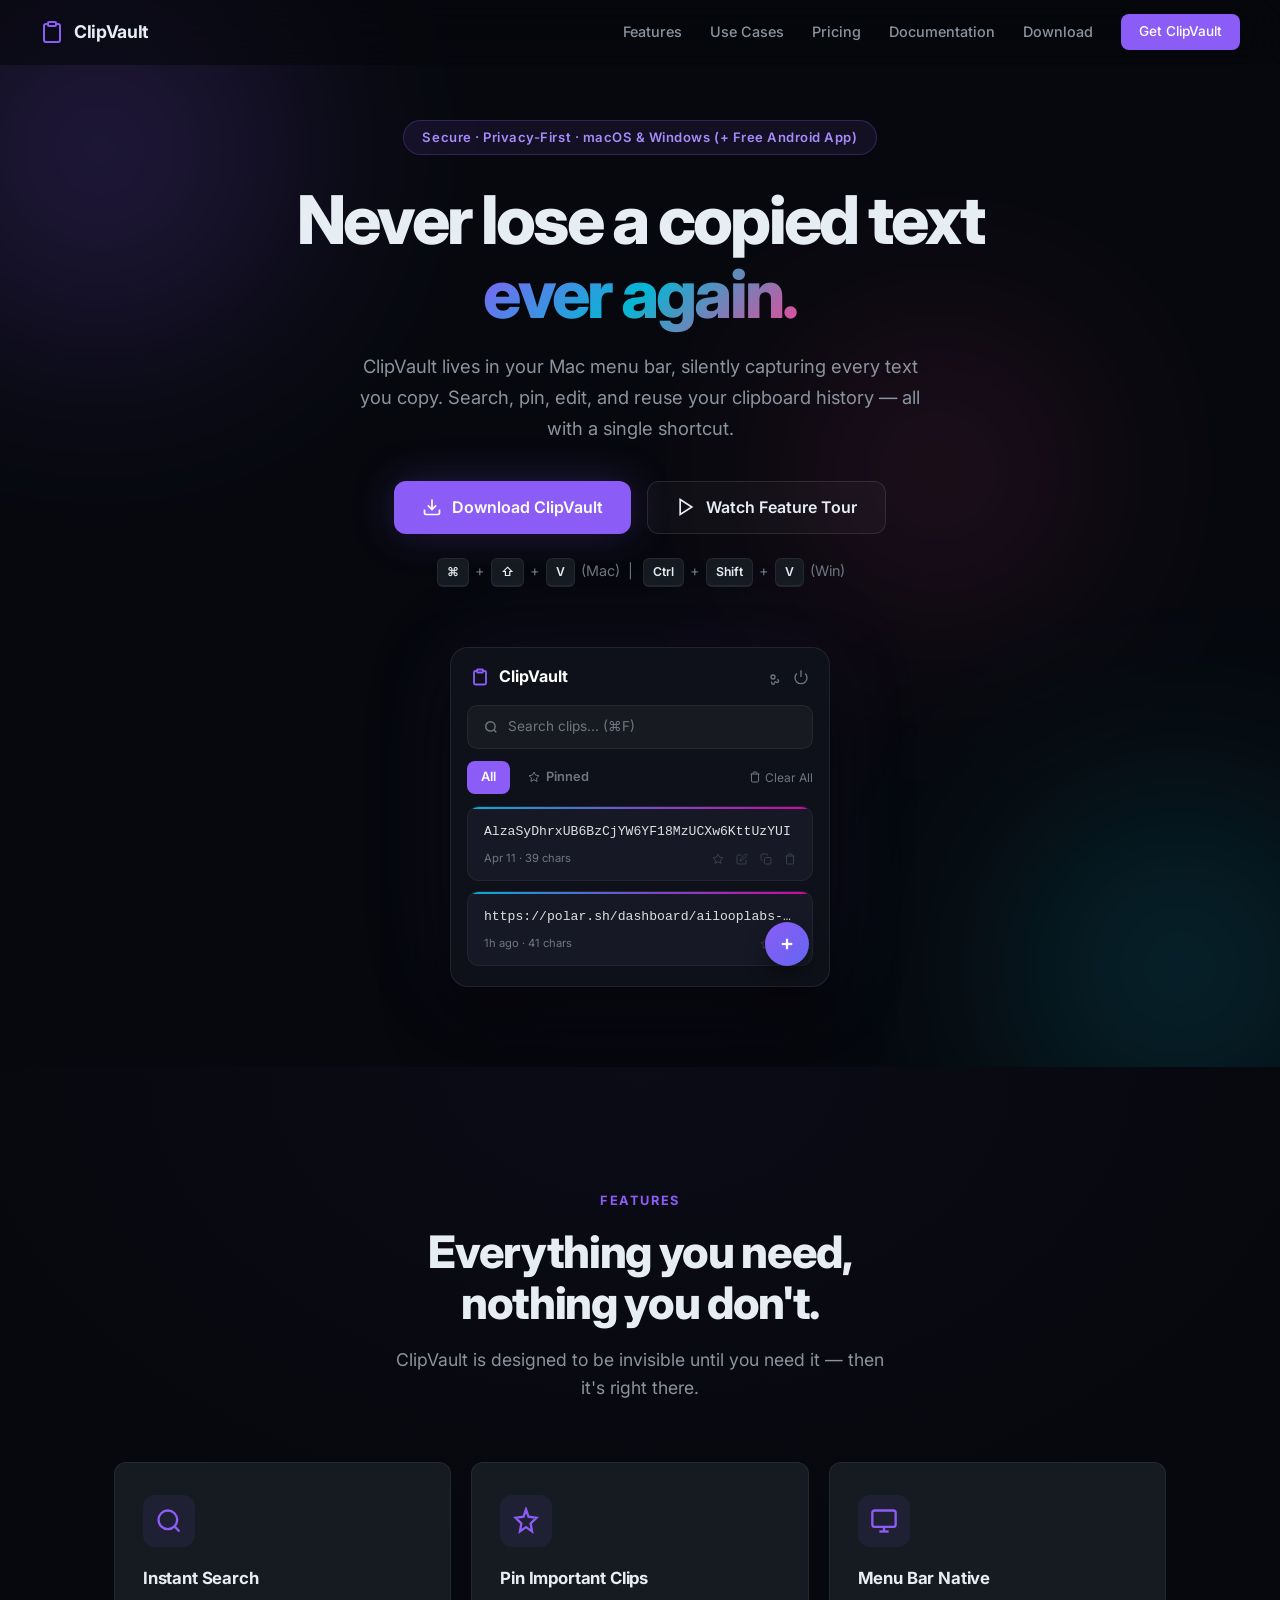
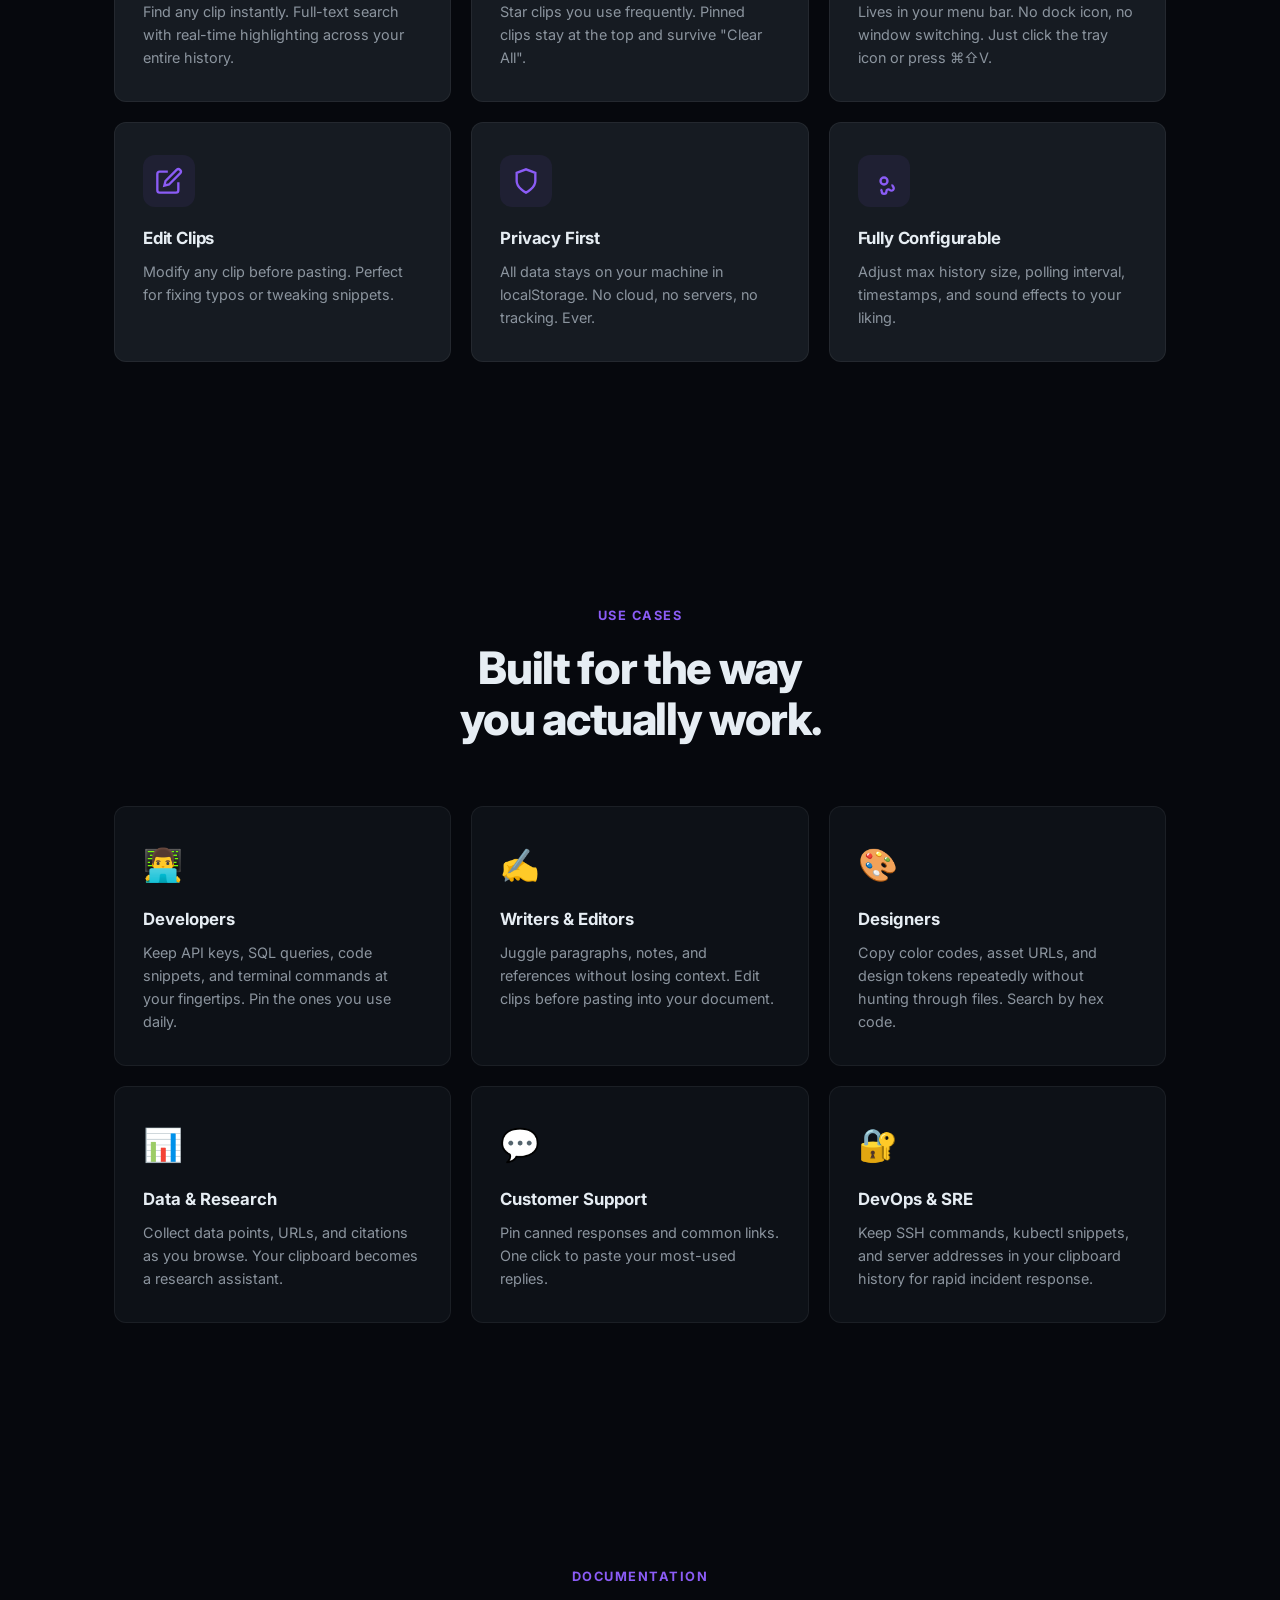
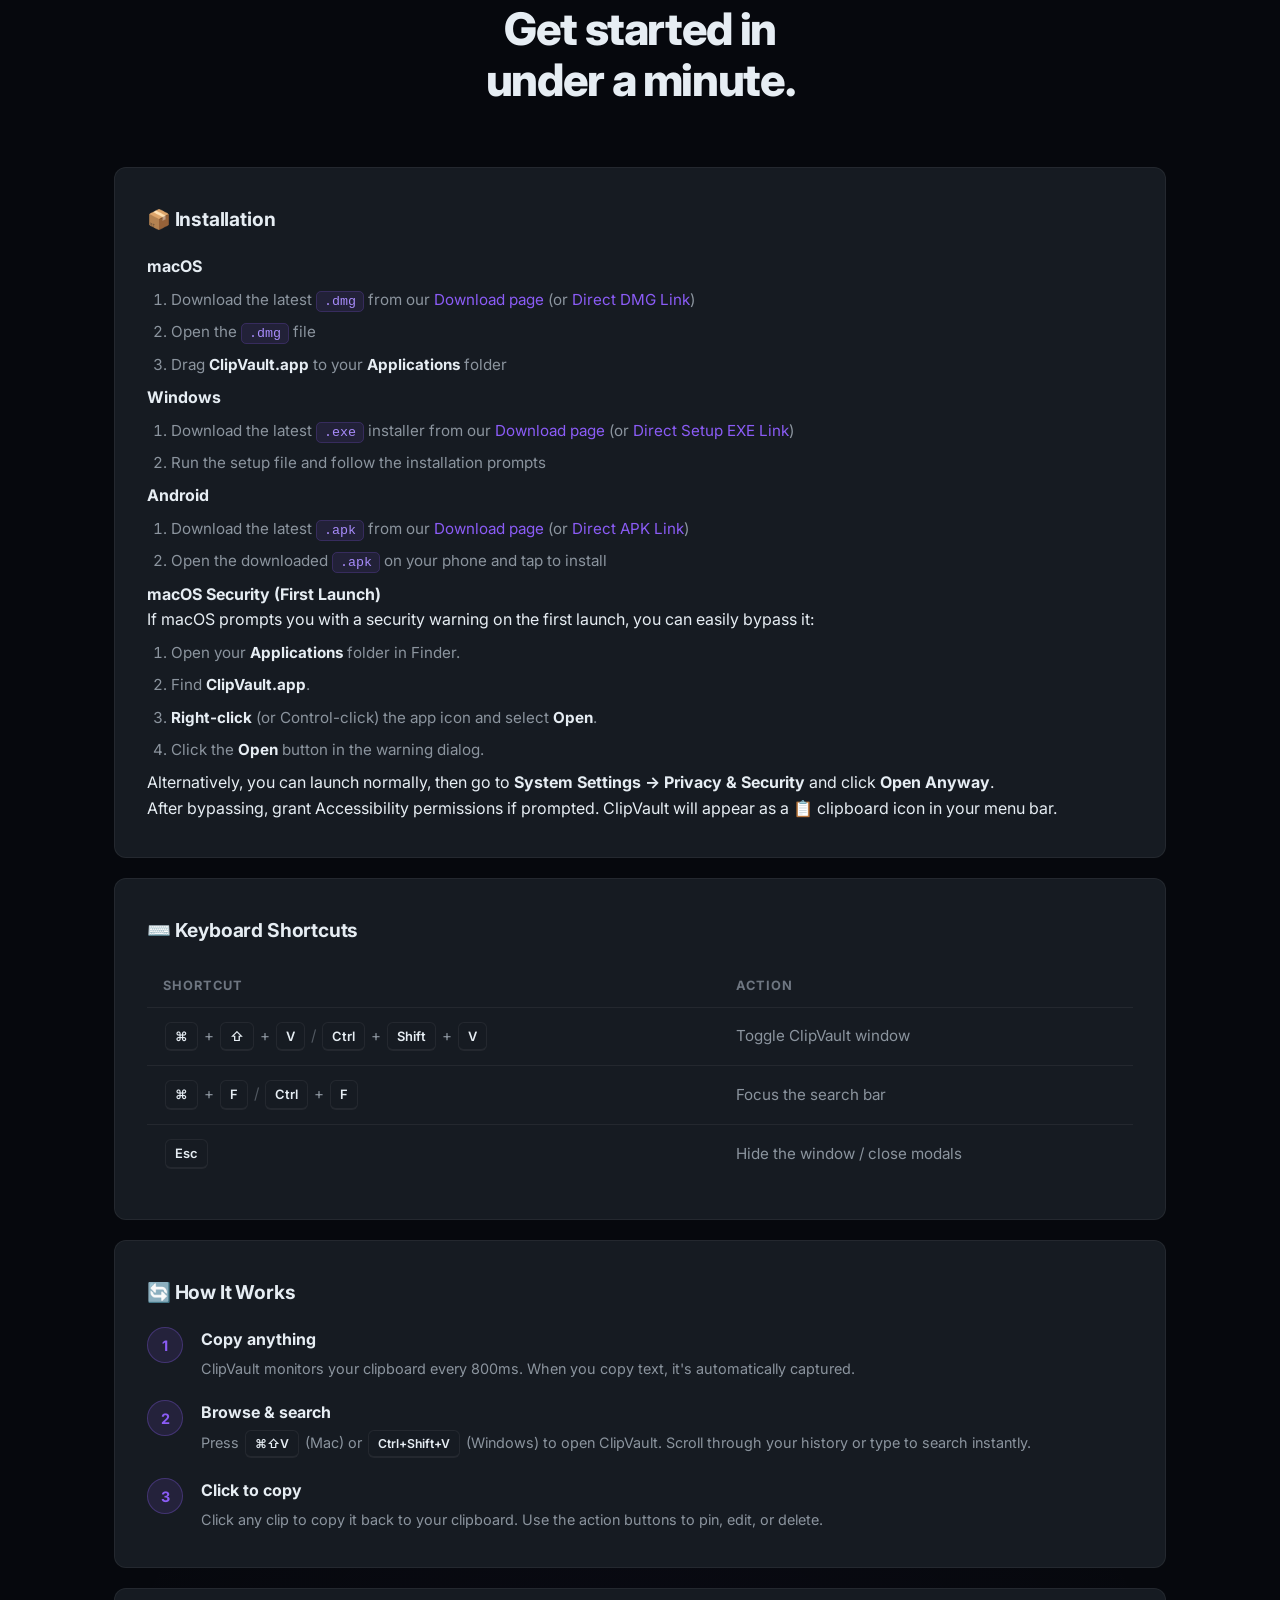
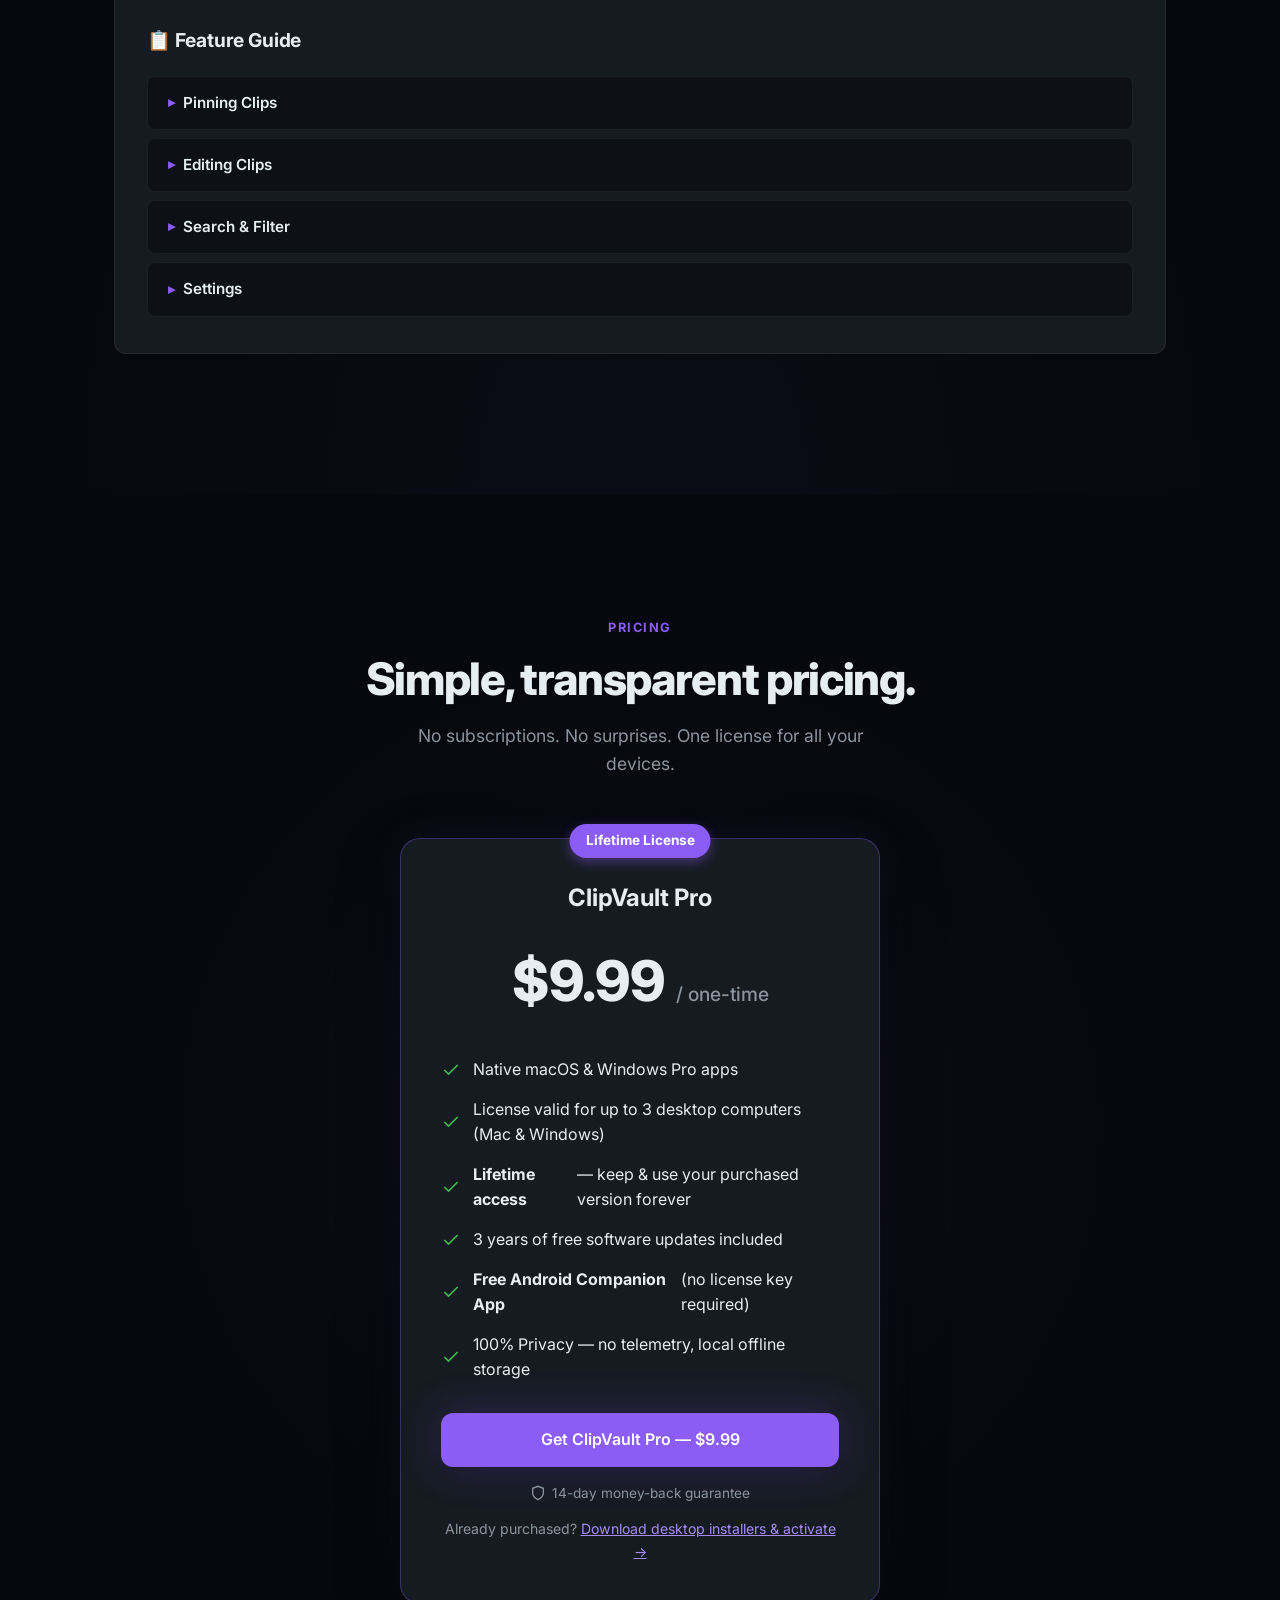
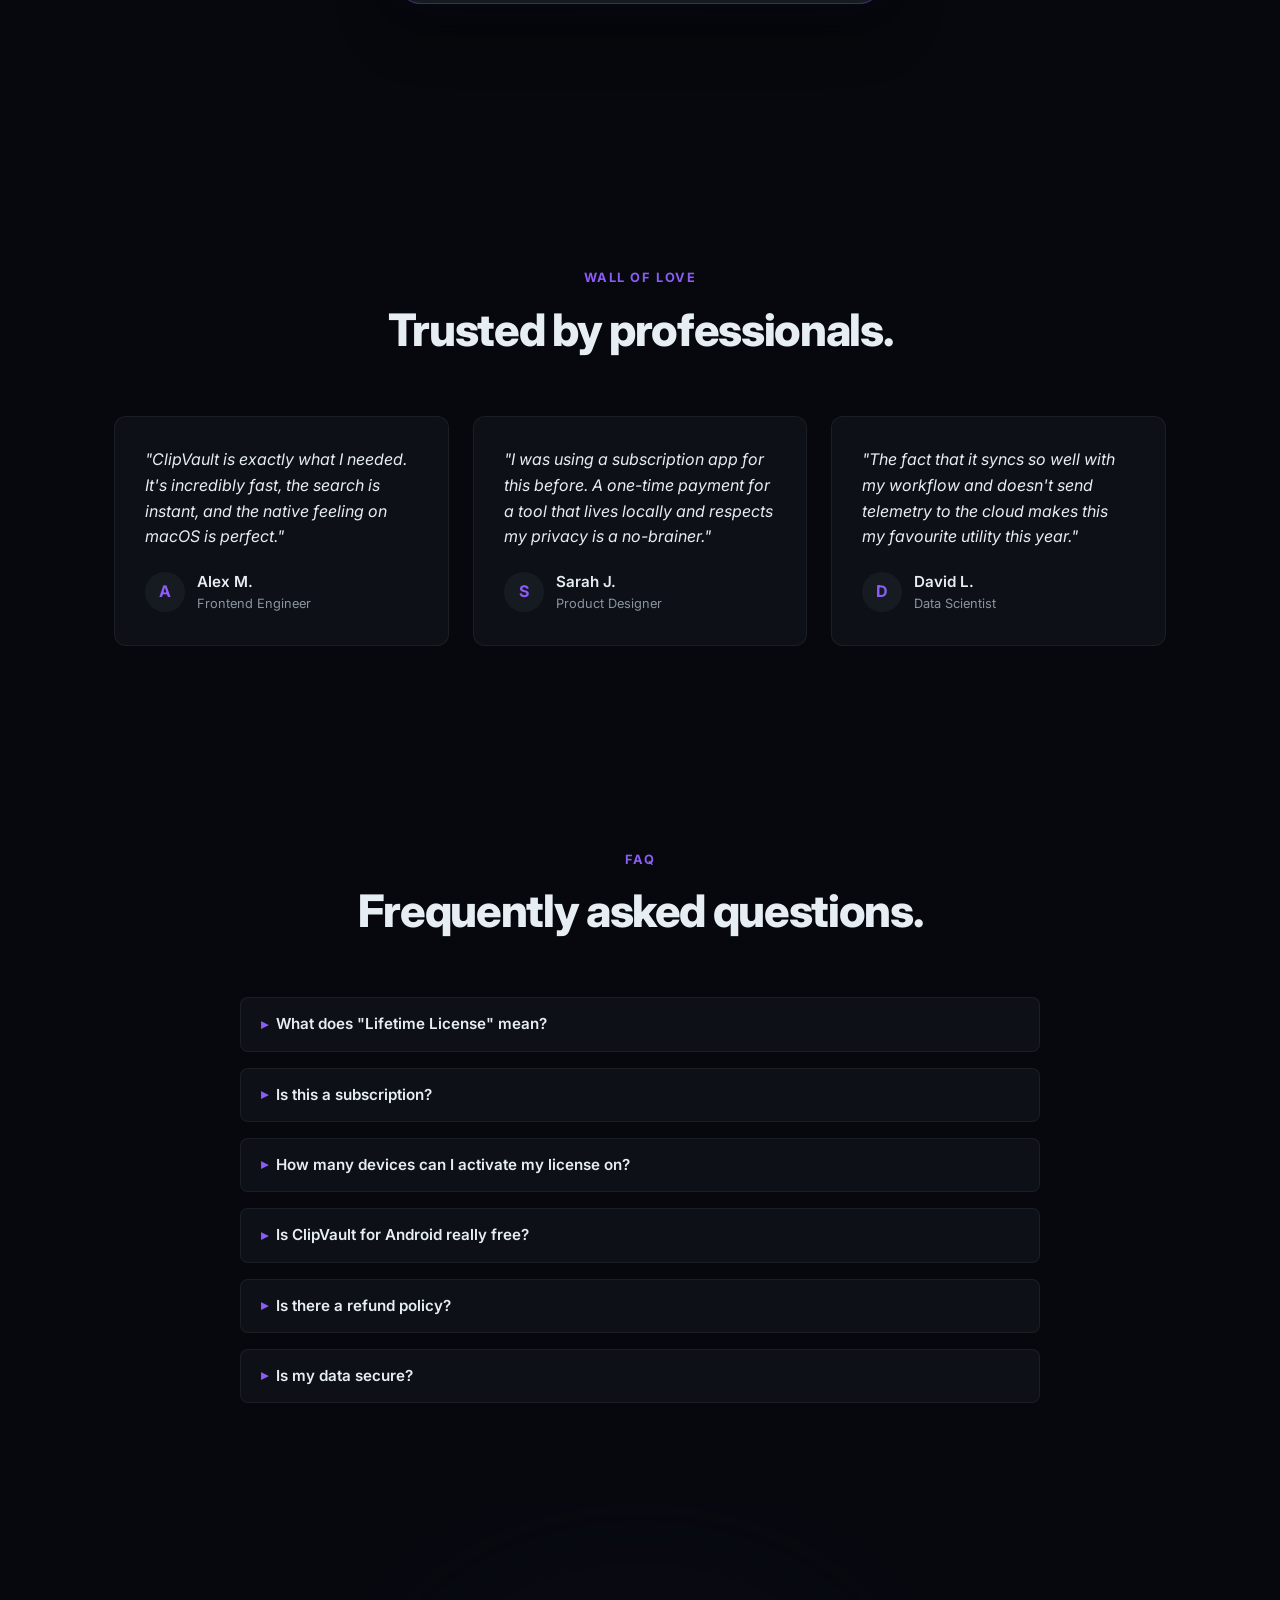
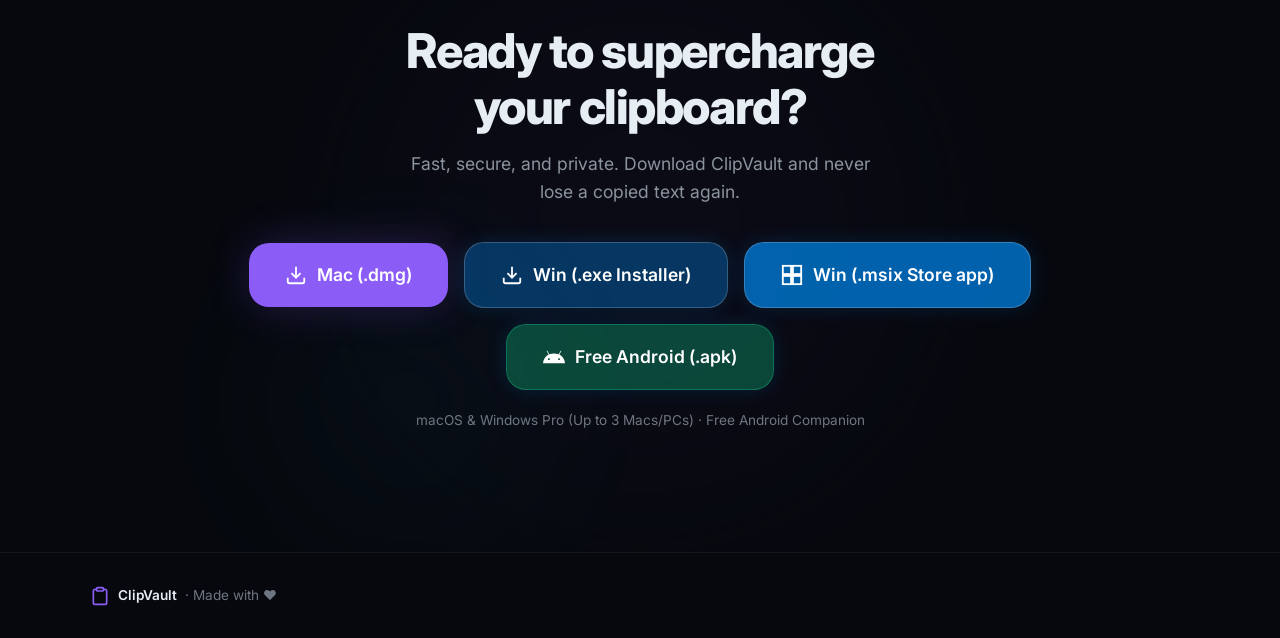
<file: docs/clipvault.html>
<!DOCTYPE html>
<html lang="en">

<head>
    <meta charset="UTF-8">
    <meta name="viewport" content="width=device-width, initial-scale=1.0">
    <meta name="description"
        content="ClipVault — A premium clipboard manager for your Mac menu bar. Keep, search, pin, and reuse your clipboard history effortlessly.">
    <meta name="keywords" content="clipboard manager, mac, menu bar, clipboard history, productivity, professional">
    <meta name="author" content="ClipVault">
    <meta property="og:title" content="ClipVault — Clipboard Manager for macOS">
    <meta property="og:description" content="Never lose a copied text again. ClipVault lives in your menu bar.">
    <meta property="og:type" content="website">
    <title>ClipVault — Premium Clipboard Manager for macOS</title>
    <link rel="preconnect" href="https://fonts.googleapis.com">
    <link rel="preconnect" href="https://fonts.gstatic.com" crossorigin>
    <link href="https://fonts.googleapis.com/css2?family=Inter:wght@300;400;500;600;700;800;900&display=swap"
        rel="stylesheet">
    <link rel="icon" type="image/svg+xml" href="favicon.svg">
    <link rel="alternate icon" type="image/png" href="favicon.png">
    <link rel="stylesheet" href="style.css">
</head>

<body>
    <!-- ═══════════════════════════════════════════ -->
    <!-- Navigation -->
    <!-- ═══════════════════════════════════════════ -->
    <nav class="nav" id="nav">
        <div class="nav-inner">
            <a href="#" class="nav-logo">
                <svg viewBox="0 0 24 24" fill="none" stroke="currentColor" stroke-width="2" stroke-linecap="round"
                    stroke-linejoin="round" width="24" height="24">
                    <path d="M16 4h2a2 2 0 0 1 2 2v14a2 2 0 0 1-2 2H6a2 2 0 0 1-2-2V6a2 2 0 0 1 2-2h2" />
                    <rect x="8" y="2" width="8" height="4" rx="1" ry="1" />
                </svg>
                ClipVault
            </a>
            <div class="nav-links">
                <a href="#features">Features</a>
                <a href="#use-cases">Use Cases</a>
                <a href="#pricing">Pricing</a>
                <a href="#docs">Documentation</a>
                <a href="download.html">Download</a>
                <a href="#pricing" class="btn-download-nav">Get ClipVault</a>
            </div>
        </div>
    </nav>

    <!-- ═══════════════════════════════════════════ -->
    <!-- Hero Section -->
    <!-- ═══════════════════════════════════════════ -->
    <section class="hero">
        <div class="hero-bg">
            <div class="orb orb-1"></div>
            <div class="orb orb-2"></div>
            <div class="orb orb-3"></div>
        </div>
        <div class="hero-content">
            <div class="hero-badge">Secure · Privacy-First · macOS & Windows (+ Free Android App)</div>
            <h1>Never lose a copied text<br><span class="gradient-text">ever again.</span></h1>
            <p class="hero-subtitle">ClipVault lives in your Mac menu bar, silently capturing every text you copy.
                Search,
                pin, edit, and reuse your clipboard history — all with a single shortcut.</p>
            <div class="hero-actions">
                <a id="heroDownloadBtn" href="#pricing" class="btn btn-primary">
                    <svg viewBox="0 0 24 24" fill="none" stroke="currentColor" stroke-width="2" width="20" height="20">
                        <path d="M21 15v4a2 2 0 0 1-2 2H5a2 2 0 0 1-2-2v-4" />
                        <polyline points="7 10 12 15 17 10" />
                        <line x1="12" y1="15" x2="12" y2="3" />
                    </svg>
                    Download ClipVault
                </a>
                <button id="startTrailer" class="btn btn-ghost btn-trailer">
                    <svg viewBox="0 0 24 24" fill="none" stroke="currentColor" stroke-width="2" width="20" height="20">
                        <polygon points="5 3 19 12 5 21 5 3"></polygon>
                    </svg>
                    Watch Feature Tour
                </button>
            </div>
            <div class="hero-shortcut">
                <kbd>⌘</kbd> + <kbd>⇧</kbd> + <kbd>V</kbd> (Mac) &nbsp;|&nbsp; <kbd>Ctrl</kbd> + <kbd>Shift</kbd> +
                <kbd>V</kbd> (Win)
            </div>
        </div>

        <!-- Pixel-Perfect Live Mockup -->
        <div class="hero-mockup live-mockup">
            <div class="app-window shadow-xl">
                <div class="app-header">
                    <div class="app-logo">
                        <svg viewBox="0 0 24 24" fill="none" stroke="currentColor" stroke-width="2.5" width="18" height="18">
                            <path d="M16 4h2a2 2 0 0 1 2 2v14a2 2 0 0 1-2 2H6a2 2 0 0 1-2-2V6a2 2 0 0 1 2-2h2" />
                            <rect x="8" y="2" width="8" height="4" rx="1" ry="1" />
                        </svg>
                        <span>ClipVault</span>
                    </div>
                    <div class="app-actions">
                        <svg viewBox="0 0 24 24" fill="none" stroke="currentColor" stroke-width="2" width="16" height="16"><circle cx="12" cy="12" r="3"></circle><path d="M19.4 15a1.65 1.65 0 0 0 .33 1.82l.06.06a2 2 0 1 1-2.83 2.83l-.06-.06a1.65 1.65 0 0 0-1.82-.33 1.65 1.65 0 0 0-1 1.51V21a2 2 0 0 1-4 0v-.09A1.65 1.65 0 0 0 9 19.4"></path></svg>
                        <svg viewBox="0 0 24 24" fill="none" stroke="currentColor" stroke-width="2" width="16" height="16"><path d="M18.36 6.64a9 9 0 1 1-12.73 0"></path><line x1="12" y1="2" x2="12" y2="12"></line></svg>
                    </div>
                </div>
                
                <div class="app-search">
                    <svg viewBox="0 0 24 24" fill="none" stroke="currentColor" stroke-width="2.5" width="14" height="14">
                        <circle cx="11" cy="11" r="8"></circle>
                        <line x1="21" y1="21" x2="16.65" y2="16.65"></line>
                    </svg>
                    <span>Search clips... (⌘F)</span>
                </div>

                <div class="app-tabs">
                    <div class="tab active">All</div>
                    <div class="tab"><svg viewBox="0 0 24 24" fill="none" stroke="currentColor" stroke-width="2" width="12" height="12"><path d="M12 2l3.09 6.26L22 9.27l-5 4.87L18.18 21 12 17.27 5.82 21 7 14.14l-5-4.87 6.91-1.01L12 2z"></path></svg> Pinned</div>
                    <div class="spacer"></div>
                    <div class="clear-btn"><svg viewBox="0 0 24 24" fill="none" stroke="currentColor" stroke-width="2" width="12" height="12"><path d="M3 6h18"></path><path d="M19 6v14a2 2 0 0 1-2 2H7a2 2 0 0 1-2-2V6m3 0V4a2 2 0 0 1 2-2h4a2 2 0 0 1 2 2v2"></path></svg> Clear All</div>
                </div>

                <div class="clip-list">
                    <div class="clip-card pinned">
                        <div class="clip-glow"></div>
                        <div class="clip-body">
                            <div class="clip-text">AlzaSyDhrxUB6BzCjYW6YF18MzUCXw6KttUzYUI</div>
                            <div class="clip-footer">
                                <span>Apr 11 · 39 chars</span>
                                <div class="clip-tools">
                                    <svg viewBox="0 0 24 24" fill="none" stroke="currentColor" stroke-width="2" width="12" height="12"><path d="M12 2l3.09 6.26L22 9.27l-5 4.87L18.18 21 12 17.27 5.82 21 7 14.14l-5-4.87 6.91-1.01L12 2z"></path></svg>
                                    <svg viewBox="0 0 24 24" fill="none" stroke="currentColor" stroke-width="2" width="12" height="12"><path d="M11 4H4a2 2 0 0 0-2 2v14a2 2 0 0 0 2 2h14a2 2 0 0 0 2-2v-7"></path><path d="M18.5 2.5a2.121 2.121 0 0 1 3 3L12 15l-4 1 1-4 9.5-9.5z"></path></svg>
                                    <svg viewBox="0 0 24 24" fill="none" stroke="currentColor" stroke-width="2" width="12" height="12"><rect x="9" y="9" width="13" height="13" rx="2" ry="2"></rect><path d="M5 15H4a2 2 0 0 1-2-2V4a2 2 0 0 1 2-2h9a2 2 0 0 1 2 2v1"></path></svg>
                                    <svg viewBox="0 0 24 24" fill="none" stroke="currentColor" stroke-width="2" width="12" height="12"><path d="M3 6h18"></path><path d="M19 6v14a2 2 0 0 1-2 2H7a2 2 0 0 1-2-2V6m3 0V4a2 2 0 0 1 2-2h4a2 2 0 0 1 2 2v2"></path></svg>
                                </div>
                            </div>
                        </div>
                    </div>
                    
                    <div class="clip-card">
                        <div class="clip-glow"></div>
                        <div class="clip-body">
                            <div class="clip-text">https://polar.sh/dashboard/ailooplabs-llc</div>
                            <div class="clip-footer">
                                <span>1h ago · 41 chars</span>
                                <div class="clip-tools">
                                    <svg viewBox="0 0 24 24" fill="none" stroke="currentColor" stroke-width="2" width="12" height="12"><path d="M12 2l3.09 6.26L22 9.27l-5 4.87L18.18 21 12 17.27 5.82 21 7 14.14l-5-4.87 6.91-1.01L12 2z"></path></svg>
                                    <svg viewBox="0 0 24 24" fill="none" stroke="currentColor" stroke-width="2" width="12" height="12"><rect x="9" y="9" width="13" height="13" rx="2" ry="2"></rect><path d="M5 15H4a2 2 0 0 1-2-2V4a2 2 0 0 1 2-2h9a2 2 0 0 1 2 2v1"></path></svg>
                                </div>
                            </div>
                        </div>
                    </div>
                </div>

                <div class="floating-add">
                    <svg viewBox="0 0 24 24" fill="none" stroke="currentColor" stroke-width="3" width="18" height="18">
                        <line x1="12" y1="5" x2="12" y2="19"></line>
                        <line x1="5" y1="12" x2="19" y2="12"></line>
                    </svg>
                </div>
            </div>
        </div>
    </section>

    <!-- ═══════════════════════════════════════════ -->
    <!-- Features Section -->
    <!-- ═══════════════════════════════════════════ -->
    <section class="features" id="features">
        <div class="section-inner">
            <div class="section-header">
                <span class="section-label">Features</span>
                <h2>Everything you need,<br>nothing you don't.</h2>
                <p>ClipVault is designed to be invisible until you need it — then it's right there.</p>
            </div>
            <div class="features-grid">
                <div class="feature-card">
                    <div class="feature-icon">
                        <svg viewBox="0 0 24 24" fill="none" stroke="currentColor" stroke-width="2" width="28"
                            height="28">
                            <circle cx="11" cy="11" r="8" />
                            <path d="M21 21l-4.35-4.35" />
                        </svg>
                    </div>
                    <h3>Instant Search</h3>
                    <p>Find any clip instantly. Full-text search with real-time highlighting across your entire history.
                    </p>
                </div>
                <div class="feature-card">
                    <div class="feature-icon">
                        <svg viewBox="0 0 24 24" fill="none" stroke="currentColor" stroke-width="2" width="28"
                            height="28">
                            <path
                                d="M12 2l2.09 6.26L21 9.27l-5 4.87L17.18 21 12 17.27 6.82 21 8 14.14l-5-4.87 6.91-1.01z" />
                        </svg>
                    </div>
                    <h3>Pin Important Clips</h3>
                    <p>Star clips you use frequently. Pinned clips stay at the top and survive "Clear All".</p>
                </div>
                <div class="feature-card">
                    <div class="feature-icon">
                        <svg viewBox="0 0 24 24" fill="none" stroke="currentColor" stroke-width="2" width="28"
                            height="28">
                            <rect x="2" y="3" width="20" height="14" rx="2" ry="2" />
                            <line x1="8" y1="21" x2="16" y2="21" />
                            <line x1="12" y1="17" x2="12" y2="21" />
                        </svg>
                    </div>
                    <h3>Menu Bar Native</h3>
                    <p>Lives in your menu bar. No dock icon, no window switching. Just click the tray icon or press ⌘⇧V.
                    </p>
                </div>
                <div class="feature-card">
                    <div class="feature-icon">
                        <svg viewBox="0 0 24 24" fill="none" stroke="currentColor" stroke-width="2" width="28"
                            height="28">
                            <path d="M11 4H4a2 2 0 0 0-2 2v14a2 2 0 0 0 2 2h14a2 2 0 0 0 2-2v-7" />
                            <path d="M18.5 2.5a2.121 2.121 0 0 1 3 3L12 15l-4 1 1-4 9.5-9.5z" />
                        </svg>
                    </div>
                    <h3>Edit Clips</h3>
                    <p>Modify any clip before pasting. Perfect for fixing typos or tweaking snippets.</p>
                </div>
                <div class="feature-card">
                    <div class="feature-icon">
                        <svg viewBox="0 0 24 24" fill="none" stroke="currentColor" stroke-width="2" width="28"
                            height="28">
                            <path d="M12 22s8-4 8-10V5l-8-3-8 3v7c0 6 8 10 8 10z" />
                        </svg>
                    </div>
                    <h3>Privacy First</h3>
                    <p>All data stays on your machine in localStorage. No cloud, no servers, no tracking. Ever.</p>
                </div>
                <div class="feature-card">
                    <div class="feature-icon">
                        <svg viewBox="0 0 24 24" fill="none" stroke="currentColor" stroke-width="2" width="28"
                            height="28">
                            <circle cx="12" cy="12" r="3" />
                            <path
                                d="M19.4 15a1.65 1.65 0 0 0 .33 1.82l.06.06a2 2 0 1 1-2.83 2.83l-.06-.06a1.65 1.65 0 0 0-1.82-.33 1.65 1.65 0 0 0-1 1.51V21a2 2 0 0 1-4 0v-.09A1.65 1.65 0 0 0 9 19.4" />
                        </svg>
                    </div>
                    <h3>Fully Configurable</h3>
                    <p>Adjust max history size, polling interval, timestamps, and sound effects to your liking.</p>
                </div>
            </div>
        </div>
    </section>

    <!-- ═══════════════════════════════════════════ -->
    <!-- Use Cases Section -->
    <!-- ═══════════════════════════════════════════ -->
    <section class="use-cases" id="use-cases">
        <div class="section-inner">
            <div class="section-header">
                <span class="section-label">Use Cases</span>
                <h2>Built for the way<br>you actually work.</h2>
            </div>
            <div class="use-cases-grid">
                <div class="use-case-card">
                    <div class="use-case-emoji">👨‍💻</div>
                    <h3>Developers</h3>
                    <p>Keep API keys, SQL queries, code snippets, and terminal commands at your fingertips. Pin the ones
                        you use
                        daily.</p>
                </div>
                <div class="use-case-card">
                    <div class="use-case-emoji">✍️</div>
                    <h3>Writers & Editors</h3>
                    <p>Juggle paragraphs, notes, and references without losing context. Edit clips before pasting into
                        your
                        document.</p>
                </div>
                <div class="use-case-card">
                    <div class="use-case-emoji">🎨</div>
                    <h3>Designers</h3>
                    <p>Copy color codes, asset URLs, and design tokens repeatedly without hunting through files. Search
                        by hex
                        code.</p>
                </div>
                <div class="use-case-card">
                    <div class="use-case-emoji">📊</div>
                    <h3>Data & Research</h3>
                    <p>Collect data points, URLs, and citations as you browse. Your clipboard becomes a research
                        assistant.</p>
                </div>
                <div class="use-case-card">
                    <div class="use-case-emoji">💬</div>
                    <h3>Customer Support</h3>
                    <p>Pin canned responses and common links. One click to paste your most-used replies.</p>
                </div>
                <div class="use-case-card">
                    <div class="use-case-emoji">🔐</div>
                    <h3>DevOps & SRE</h3>
                    <p>Keep SSH commands, kubectl snippets, and server addresses in your clipboard history for rapid
                        incident
                        response.</p>
                </div>
            </div>
        </div>
    </section>

    <!-- ═══════════════════════════════════════════ -->
    <!-- Documentation Section -->
    <!-- ═══════════════════════════════════════════ -->
    <section class="docs" id="docs">
        <div class="section-inner">
            <div class="section-header">
                <span class="section-label">Documentation</span>
                <h2>Get started in<br>under a minute.</h2>
            </div>

            <!-- Installation -->
            <div class="doc-block">
                <h3>📦 Installation</h3>

                <h4>macOS</h4>
                <ol>
                    <li>Download the latest <code>.dmg</code> from our <a href="download.html">Download page</a> (or <a href="https://github.com/ailooplabs/ailooplabs/releases/download/clipvault-v1.1.1-beta/ClipVault-1.1.1-beta-arm64.dmg">Direct DMG Link</a>)</li>
                    <li>Open the <code>.dmg</code> file</li>
                    <li>Drag <strong>ClipVault.app</strong> to your <strong>Applications</strong> folder</li>
                </ol>

                <h4>Windows</h4>
                <ol>
                    <li>Download the latest <code>.exe</code> installer from our <a href="download.html">Download page</a> (or <a href="https://github.com/ailooplabs/ailooplabs/releases/download/clipvault-v1.1.1-beta/ClipVault.Setup.1.1.1-beta.exe">Direct Setup EXE Link</a>)</li>
                    <li>Run the setup file and follow the installation prompts</li>
                </ol>

                <h4>Android</h4>
                <ol>
                    <li>Download the latest <code>.apk</code> from our <a href="download.html">Download page</a> (or <a href="https://github.com/ailooplabs/clipvault-android/releases/download/v1.1.0/ClipVault-Android-v1.1.0.apk">Direct APK Link</a>)</li>
                    <li>Open the downloaded <code>.apk</code> on your phone and tap to install</li>
                </ol>

                <h4>macOS Security (First Launch)</h4>
                <p>If macOS prompts you with a security warning on the first launch, you can easily bypass it:</p>
                <ol>
                    <li>Open your <strong>Applications</strong> folder in Finder.</li>
                    <li>Find <strong>ClipVault.app</strong>.</li>
                    <li><strong>Right-click</strong> (or Control-click) the app icon and select <strong>Open</strong>.
                    </li>
                    <li>Click the <strong>Open</strong> button in the warning dialog.</li>
                </ol>
                <p>Alternatively, you can launch normally, then go to <strong>System Settings → Privacy &
                        Security</strong> and click <strong>Open Anyway</strong>.</p>
                <p>After bypassing, grant Accessibility permissions if prompted. ClipVault will appear as a 📋 clipboard
                    icon in your menu bar.</p>
            </div>

            <!-- Keyboard Shortcuts -->
            <div class="doc-block">
                <h3>⌨️ Keyboard Shortcuts</h3>
                <table class="shortcuts-table">
                    <thead>
                        <tr>
                            <th>Shortcut</th>
                            <th>Action</th>
                        </tr>
                    </thead>
                    <tbody>
                        <tr>
                            <td><kbd>⌘</kbd> + <kbd>⇧</kbd> + <kbd>V</kbd> <span style="opacity: 0.5;">/</span>
                                <kbd>Ctrl</kbd> + <kbd>Shift</kbd> + <kbd>V</kbd>
                            </td>
                            <td>Toggle ClipVault window</td>
                        </tr>
                        <tr>
                            <td><kbd>⌘</kbd> + <kbd>F</kbd> <span style="opacity: 0.5;">/</span> <kbd>Ctrl</kbd> +
                                <kbd>F</kbd>
                            </td>
                            <td>Focus the search bar</td>
                        </tr>
                        <tr>
                            <td><kbd>Esc</kbd></td>
                            <td>Hide the window / close modals</td>
                        </tr>
                    </tbody>
                </table>
            </div>

            <!-- How It Works -->
            <div class="doc-block">
                <h3>🔄 How It Works</h3>
                <div class="how-it-works">
                    <div class="step">
                        <div class="step-number">1</div>
                        <div>
                            <strong>Copy anything</strong>
                            <p>ClipVault monitors your clipboard every 800ms. When you copy text, it's automatically
                                captured.</p>
                        </div>
                    </div>
                    <div class="step">
                        <div class="step-number">2</div>
                        <div>
                            <strong>Browse & search</strong>
                            <p>Press <kbd>⌘⇧V</kbd> (Mac) or <kbd>Ctrl+Shift+V</kbd> (Windows) to open ClipVault. Scroll
                                through your history or type to search
                                instantly.</p>
                        </div>
                    </div>
                    <div class="step">
                        <div class="step-number">3</div>
                        <div>
                            <strong>Click to copy</strong>
                            <p>Click any clip to copy it back to your clipboard. Use the action buttons to pin, edit, or
                                delete.</p>
                        </div>
                    </div>
                </div>
            </div>

            <!-- Feature Details -->
            <div class="doc-block">
                <h3>📋 Feature Guide</h3>
                <div class="feature-docs">
                    <details>
                        <summary>Pinning Clips</summary>
                        <p>Click the ★ star icon on any clip to pin it. Pinned clips:</p>
                        <ul>
                            <li>Always appear at the top of your list</li>
                            <li>Survive "Clear All" — only unpinned clips are removed</li>
                            <li>Have a green accent border for easy identification</li>
                            <li>Are visible in the dedicated "Pinned" tab</li>
                        </ul>
                    </details>
                    <details>
                        <summary>Editing Clips</summary>
                        <p>Click the pencil ✏️ icon on any clip to open the edit modal. You can modify the text and
                            save. This is
                            useful for:</p>
                        <ul>
                            <li>Fixing typos before pasting</li>
                            <li>Trimming extra whitespace or formatting</li>
                            <li>Creating template snippets from copied text</li>
                        </ul>
                    </details>
                    <details>
                        <summary>Search & Filter</summary>
                        <p>The search bar supports real-time full-text search. Matching text is highlighted in yellow.
                            You can also
                            filter by:</p>
                        <ul>
                            <li><strong>All</strong> — shows every clip (default)</li>
                            <li><strong>Pinned</strong> — shows only starred clips</li>
                        </ul>
                    </details>
                    <details>
                        <summary>Settings</summary>
                        <p>Click the ⚙️ gear icon to access settings:</p>
                        <ul>
                            <li><strong>Max clips</strong> — how many clips to keep (10–500, default: 100)</li>
                            <li><strong>Poll interval</strong> — how often to check the clipboard (0.5s–5s)</li>
                            <li><strong>Timestamps</strong> — show/hide relative timestamps</li>
                            <li><strong>Sound</strong> — play a subtle click on copy</li>
                            <li><strong>Start at login</strong> — launch ClipVault when you log in (Electron only)</li>
                        </ul>
                    </details>
                </div>
            </div>
        </div>
    </section>

    <!-- ═══════════════════════════════════════════ -->
    <!-- Pricing Section -->
    <!-- ═══════════════════════════════════════════ -->
    <section class="pricing" id="pricing">
        <div class="section-inner">
            <div class="section-header">
                <span class="section-label">Pricing</span>
                <h2>Simple, transparent pricing.</h2>
                <p>No subscriptions. No surprises. One license for all your devices.</p>
            </div>
            
            <div class="pricing-card">
                <div class="pricing-badge">Lifetime License</div>
                <div class="pricing-title">ClipVault Pro</div>
                <div class="pricing-price">$9.99 <span>/ one-time</span></div>
                
                <ul class="pricing-features">
                    <li><svg viewBox="0 0 24 24" width="20" height="20" fill="none" stroke="currentColor" stroke-width="2"><path d="M20 6L9 17l-5-5"></path></svg> Native macOS & Windows Pro apps</li>
                    <li><svg viewBox="0 0 24 24" width="20" height="20" fill="none" stroke="currentColor" stroke-width="2"><path d="M20 6L9 17l-5-5"></path></svg> License valid for up to 3 desktop computers (Mac & Windows)</li>
                    <li><svg viewBox="0 0 24 24" width="20" height="20" fill="none" stroke="currentColor" stroke-width="2"><path d="M20 6L9 17l-5-5"></path></svg> <strong>Lifetime access</strong> — keep & use your purchased version forever</li>
                    <li><svg viewBox="0 0 24 24" width="20" height="20" fill="none" stroke="currentColor" stroke-width="2"><path d="M20 6L9 17l-5-5"></path></svg> 3 years of free software updates included</li>
                    <li><svg viewBox="0 0 24 24" width="20" height="20" fill="none" stroke="currentColor" stroke-width="2"><path d="M20 6L9 17l-5-5"></path></svg> <strong>Free Android Companion App</strong> (no license key required)</li>
                    <li><svg viewBox="0 0 24 24" width="20" height="20" fill="none" stroke="currentColor" stroke-width="2"><path d="M20 6L9 17l-5-5"></path></svg> 100% Privacy — no telemetry, local offline storage</li>
                </ul>
                
                <a href="https://ailooplabs.lemonsqueezy.com/checkout/buy/4828b20c-a2bc-4a97-9a59-09046239539a" target="_blank" class="btn btn-primary" style="width: 100%; justify-content: center;">Get ClipVault Pro — $9.99</a>
                <div class="guarantee">
                    <svg viewBox="0 0 24 24" width="16" height="16" fill="none" stroke="currentColor" stroke-width="2"><path d="M12 22s8-4 8-10V5l-8-3-8 3v7c0 6 8 10 8 10z"></path></svg>
                    14-day money-back guarantee
                </div>
                <div style="text-align: center; margin-top: 14px; font-size: 0.88rem; color: var(--text-secondary);">
                    Already purchased? <a href="download.html" style="color: var(--accent-hover); text-decoration: underline;">Download desktop installers & activate &rarr;</a>
                </div>
            </div>
        </div>
    </section>

    <!-- ═══════════════════════════════════════════ -->
    <!-- Testimonials Section -->
    <!-- ═══════════════════════════════════════════ -->
    <section class="testimonials">
        <div class="section-inner">
            <div class="section-header">
                <span class="section-label">Wall of Love</span>
                <h2>Trusted by professionals.</h2>
            </div>
            <div class="testimonials-grid">
                <div class="testimonial-card">
                    <div class="testimonial-quote">"ClipVault is exactly what I needed. It's incredibly fast, the search is instant, and the native feeling on macOS is perfect."</div>
                    <div class="testimonial-author">
                        <div class="testimonial-avatar">A</div>
                        <div>
                            <div class="testimonial-name">Alex M.</div>
                            <div class="testimonial-role">Frontend Engineer</div>
                        </div>
                    </div>
                </div>
                <div class="testimonial-card">
                    <div class="testimonial-quote">"I was using a subscription app for this before. A one-time payment for a tool that lives locally and respects my privacy is a no-brainer."</div>
                    <div class="testimonial-author">
                        <div class="testimonial-avatar">S</div>
                        <div>
                            <div class="testimonial-name">Sarah J.</div>
                            <div class="testimonial-role">Product Designer</div>
                        </div>
                    </div>
                </div>
                <div class="testimonial-card">
                    <div class="testimonial-quote">"The fact that it syncs so well with my workflow and doesn't send telemetry to the cloud makes this my favourite utility this year."</div>
                    <div class="testimonial-author">
                        <div class="testimonial-avatar">D</div>
                        <div>
                            <div class="testimonial-name">David L.</div>
                            <div class="testimonial-role">Data Scientist</div>
                        </div>
                    </div>
                </div>
            </div>
        </div>
    </section>

    <!-- ═══════════════════════════════════════════ -->
    <!-- FAQ Section -->
    <!-- ═══════════════════════════════════════════ -->
    <section class="faq" id="faq">
        <div class="section-inner">
            <div class="section-header">
                <span class="section-label">FAQ</span>
                <h2>Frequently asked questions.</h2>
            </div>
            <div class="faq-grid">
                <details>
                    <summary>What does "Lifetime License" mean?</summary>
                    <p>When you purchase ClipVault, you own that version for life. If you never update, you can keep using it forever with zero monthly fees, zero subscriptions, and zero interruptions. Your purchase also includes 3 full years of free software and security updates. After 3 years, you can choose to upgrade to future major versions for a discounted fee, or simply keep running your current version forever.</p>
                </details>
                <details>
                    <summary>Is this a subscription?</summary>
                    <p>No. ClipVault is a one-time purchase of $9.99, not a recurring subscription. You pay once and own the software forever.</p>
                </details>
                <details>
                    <summary>How many devices can I activate my license on?</summary>
                    <p>Each license key can be activated on up to 3 personal desktop computers (Mac or Windows). You can also transfer your license if you change machines.</p>
                </details>
                <details>
                    <summary>Is ClipVault for Android really free?</summary>
                    <p>Yes! ClipVault for Android is 100% free with no license key required. You can download the APK on any Android phone and start using it immediately as a companion to your desktop workflow.</p>
                </details>
                <details>
                    <summary>Is there a refund policy?</summary>
                    <p>Yes. We offer a 14-day, no-questions-asked money-back guarantee. If ClipVault doesn't speed up your workflow, simply email us for a full refund.</p>
                </details>
                <details>
                    <summary>Is my data secure?</summary>
                    <p>100%. ClipVault is built with privacy by design. All your copied text is stored locally on your machine. We do not track you, and we do not send any telemetry data to external servers.</p>
                </details>
            </div>
        </div>
    </section>

    <!-- ═══════════════════════════════════════════ -->
    <!-- CTA / Download Section -->
    <!-- ═══════════════════════════════════════════ -->
    <section class="cta">
        <div class="cta-bg">
            <div class="orb orb-4"></div>
            <div class="orb orb-5"></div>
        </div>
        <div class="section-inner">
            <h2>Ready to supercharge<br>your clipboard?</h2>
            <p>Fast, secure, and private. Download ClipVault and never lose a copied text again.</p>
            <div class="cta-actions"
                style="display: flex; gap: 1rem; align-items: center; justify-content: center; flex-wrap: wrap;">
                <a href="#pricing" class="btn btn-primary btn-lg">
                    <svg viewBox="0 0 24 24" fill="none" stroke="currentColor" stroke-width="2" width="22" height="22">
                        <path d="M21 15v4a2 2 0 0 1-2 2H5a2 2 0 0 1-2-2v-4" />
                        <polyline points="7 10 12 15 17 10" />
                        <line x1="12" y1="15" x2="12" y2="3" />
                    </svg>
                    Mac (.dmg)
                </a>
                <a href="#pricing" class="btn btn-windows btn-lg" style="background: rgba(0, 120, 212, 0.4);">
                    <svg viewBox="0 0 24 24" fill="none" stroke="currentColor" stroke-width="2" width="22" height="22">
                        <path d="M21 15v4a2 2 0 0 1-2 2H5a2 2 0 0 1-2-2v-4" />
                        <polyline points="7 10 12 15 17 10" />
                        <line x1="12" y1="15" x2="12" y2="3" />
                    </svg>
                    Win (.exe Installer)
                </a>
                <a href="#pricing" class="btn btn-windows btn-lg">
                    <svg viewBox="0 0 24 24" fill="none" stroke="currentColor" stroke-width="2" width="22" height="22">
                        <rect x="2" y="2" width="9" height="9" />
                        <rect x="13" y="2" width="9" height="9" />
                        <rect x="2" y="13" width="9" height="9" />
                        <rect x="13" y="13" width="9" height="9" />
                    </svg>
                    Win (.msix Store app)
                </a>
                <a href="download.html" class="btn btn-windows btn-lg" style="background: rgba(16, 185, 129, 0.35); border-color: rgba(16, 185, 129, 0.4);">
                    <svg viewBox="0 0 24 24" fill="currentColor" width="22" height="22">
                        <path d="M17.523 15.3414c-.5511 0-.9993-.4486-.9993-.9997s.4482-.9993.9993-.9993c.551 0 .9993.4482.9993.9993.0001.5511-.4482.9997-.9993.9997m-11.046 0c-.5511 0-.9993-.4486-.9993-.9997s.4482-.9993.9993-.9993c.5511 0 .9993.4482.9993.9993 0 .5511-.4482.9997-.9993.9997m11.4045-6.02l1.9973-3.4592a.416.416 0 00-.1521-.5676.416.416 0 00-.5676.1521l-2.0223 3.503C15.5802 8.411 13.852 8.167 12 8.167c-1.852 0-3.5802.244-5.1368.7828L4.841 5.4467a.4161.4161 0 00-.5677-.1521.4157.4157 0 00-.1521.5676l1.9973 3.4592C2.6889 11.1867.3432 14.6589 0 18.761h24c-.3432-4.1021-2.6889-7.5743-6.1185-9.4396"/>
                    </svg>
                    Free Android (.apk)
                </a>
            </div>
            <div class="cta-meta">
                macOS & Windows Pro (Up to 3 Macs/PCs) · Free Android Companion
            </div>
        </div>
    </section>

    <!-- ═══════════════════════════════════════════ -->
    <!-- Footer -->
    <!-- ═══════════════════════════════════════════ -->
    <footer class="footer">
        <div class="footer-inner">
            <div class="footer-left">
                <svg viewBox="0 0 24 24" fill="none" stroke="currentColor" stroke-width="2" width="20" height="20">
                    <path d="M16 4h2a2 2 0 0 1 2 2v14a2 2 0 0 1-2 2H6a2 2 0 0 1-2-2V6a2 2 0 0 1 2-2h2" />
                    <rect x="8" y="2" width="8" height="4" rx="1" ry="1" />
                </svg>
                <span>ClipVault</span> · Made with ❤️
            </div>
            <div class="footer-right">
            </div>
        </div>
    </footer>

    <script>
        // Sticky nav shadow on scroll
        const nav = document.getElementById('nav');
        window.addEventListener('scroll', () => {
            nav.classList.toggle('scrolled', window.scrollY > 20);
        });

        // Smooth scroll for anchor links
        document.querySelectorAll('a[href^="#"]').forEach(a => {
            a.addEventListener('click', e => {
                e.preventDefault();
                const target = document.querySelector(a.getAttribute('href'));
                if (target) target.scrollIntoView({ behavior: 'smooth', block: 'start' });
            });
        });

        // Animate elements on scroll
        const observer = new IntersectionObserver((entries) => {
            entries.forEach(entry => {
                if (entry.isIntersecting) {
                    entry.target.classList.add('visible');
                }
            });
        }, { threshold: 0.1 });

        document.querySelectorAll('.feature-card, .use-case-card, .doc-block, .step').forEach(el => {
            observer.observe(el);
        });

        // Trailer Logic
        document.addEventListener('DOMContentLoaded', () => {

            const startTrailerBtn = document.getElementById('startTrailer');
            const trailerOverlay = document.getElementById('trailerOverlay');
            const closeTrailerBtn = document.getElementById('closeTrailer');
            const trailerSlides = document.querySelectorAll('.trailer-slide');
            let currentSlide = 0;
            let slideInterval;

            if (!startTrailerBtn || !trailerOverlay || !closeTrailerBtn) return;

            function updateDots() {
                document.querySelectorAll('.t-dot').forEach((d, i) => {
                    d.classList.toggle('active', i === currentSlide);
                });
            }

            function showSlide(index) {
                trailerSlides.forEach(s => s.classList.remove('active'));
                trailerSlides[index].classList.add('active');
                updateDots();
            }

            window.jumpSlide = function(index) {
                currentSlide = index;
                showSlide(currentSlide);
                clearInterval(slideInterval);
                slideInterval = setInterval(nextSlide, 4500);
            };

            function nextSlide() {
                currentSlide = (currentSlide + 1) % trailerSlides.length;
                showSlide(currentSlide);
            }

            startTrailerBtn.addEventListener('click', () => {
                trailerOverlay.classList.add('active');
                document.body.style.overflow = 'hidden';
                currentSlide = 0;
                showSlide(0);
                clearInterval(slideInterval);
                slideInterval = setInterval(nextSlide, 4500);
            });

            closeTrailerBtn.addEventListener('click', () => {
                trailerOverlay.classList.remove('active');
                document.body.style.overflow = '';
                clearInterval(slideInterval);
            });
            
            // Allow closing with Escape key
            document.addEventListener('keydown', (e) => {
                if (e.key === 'Escape' && trailerOverlay.classList.contains('active')) {
                    closeTrailerBtn.click();
                }
            });
        });
    </script>

    <!-- Trailer Overlay -->
    <div id="trailerOverlay" class="trailer-overlay">
        <button id="closeTrailer" class="trailer-close">
            <svg viewBox="0 0 24 24" fill="none" stroke="currentColor" stroke-width="2" width="32" height="32">
                <line x1="18" y1="6" x2="6" y2="18"></line>
                <line x1="6" y1="6" x2="18" y2="18"></line>
            </svg>
        </button>
        <div class="trailer-content">

            <!-- Slide 1: Instant Search -->
            <div class="trailer-slide active" data-slide="1">
                <div class="slide-label">Feature 1 of 5</div>
                <h3>Instant Search</h3>
                <p>Find any clip in milliseconds. Full-text search across your entire history — just press <kbd>⌘F</kbd>.</p>
                <div class="slide-demo">
                    <div class="demo-window">
                        <div class="demo-search active-search">
                            <svg viewBox="0 0 24 24" fill="none" stroke="currentColor" stroke-width="2.5" width="14" height="14"><circle cx="11" cy="11" r="8"></circle><line x1="21" y1="21" x2="16.65" y2="16.65"></line></svg>
                            <span class="search-text">API_KEY<span class="cursor-blink">|</span></span>
                        </div>
                        <div class="demo-clips">
                            <div class="demo-clip highlight-clip"><div class="demo-glow"></div><div class="demo-ct">const <mark>API_KEY</mark> = "sk-proj-abc123..."</div></div>
                            <div class="demo-clip"><div class="demo-glow"></div><div class="demo-ct">STRIPE_<mark>API_KEY</mark>=sk_live_51abc...</div></div>
                            <div class="demo-clip faded"><div class="demo-glow"></div><div class="demo-ct">Meeting notes: Q1 roadmap...</div></div>
                        </div>
                    </div>
                </div>
            </div>

            <!-- Slide 2: Pin Important Clips -->
            <div class="trailer-slide" data-slide="2">
                <div class="slide-label">Feature 2 of 5</div>
                <h3>Pin Important Clips</h3>
                <p>Star any clip to pin it. Pinned clips stay at the top forever and survive <strong>Clear All</strong>.</p>
                <div class="slide-demo">
                    <div class="demo-window">
                        <div class="demo-tabs-row"><span class="demo-tab-active">All</span><span class="demo-tab">★ Pinned</span></div>
                        <div class="demo-clips">
                            <div class="demo-clip pinned-clip">
                                <div class="demo-glow pinned-glow"></div>
                                <div class="demo-ct">
                                    <svg style="color:#f59e0b;display:inline;vertical-align:middle;margin-right:6px" viewBox="0 0 24 24" fill="currentColor" width="13" height="13"><path d="M12 2l3.09 6.26L22 9.27l-5 4.87L18.18 21 12 17.27 5.82 21 7 14.14l-5-4.87 6.91-1.01L12 2z"></path></svg>
                                    ssh -i ~/.ssh/id_ed25519 deploy@prod
                                </div>
                                <div class="demo-meta">★ pinned · always stays here</div>
                            </div>
                            <div class="demo-clip"><div class="demo-glow"></div><div class="demo-ct">Meeting notes: Q1 roadmap...</div></div>
                            <div class="demo-clip faded"><div class="demo-glow"></div><div class="demo-ct">https://github.com/ailooplabs</div></div>
                        </div>
                    </div>
                </div>
            </div>

            <!-- Slide 3: Edit Before Paste -->
            <div class="trailer-slide" data-slide="3">
                <div class="slide-label">Feature 3 of 5</div>
                <h3>Edit Before You Paste</h3>
                <p>Click the pencil icon to tweak any clip on the fly — fix typos, trim whitespace, or customize a snippet.</p>
                <div class="slide-demo">
                    <div class="demo-window">
                        <div class="demo-edit-modal">
                            <div class="demo-edit-label">Edit Clip</div>
                            <div class="demo-edit-box">Hello, my name is Jordan.<span class="cursor-blink">|</span></div>
                            <div class="demo-edit-actions">
                                <div class="demo-btn-ghost">Cancel</div>
                                <div class="demo-btn-primary">Save & Copy</div>
                            </div>
                        </div>
                    </div>
                </div>
            </div>

            <!-- Slide 4: Privacy First -->
            <div class="trailer-slide" data-slide="4">
                <div class="slide-label">Feature 4 of 5</div>
                <h3>100% Local. Zero Tracking.</h3>
                <p>Every clip lives in your browser's <code>localStorage</code>. No servers. No cloud sync. No telemetry. Your data never leaves your machine.</p>
                <div class="slide-demo">
                    <div class="demo-privacy-card">
                        <div class="privacy-row"><span class="privacy-icon pass">✓</span> Stored on your device only</div>
                        <div class="privacy-row"><span class="privacy-icon pass">✓</span> Zero network requests made</div>
                        <div class="privacy-row"><span class="privacy-icon pass">✓</span> No account required</div>
                        <div class="privacy-row"><span class="privacy-icon fail">✗</span> Cloud backup (by design)</div>
                        <div class="privacy-row"><span class="privacy-icon fail">✗</span> Analytics & telemetry</div>
                    </div>
                </div>
            </div>

            <!-- Slide 5: Global Shortcut -->
            <div class="trailer-slide" data-slide="5">
                <div class="slide-label">Feature 5 of 5</div>
                <h3>Always One Shortcut Away</h3>
                <p>ClipVault lives silently in your menu bar. No dock icon, no distraction. Just press the shortcut and it's there.</p>
                <div class="slide-demo">
                    <div class="demo-shortcut-row">
                        <div class="demo-keys">
                            <kbd class="key-large">⌘</kbd>
                            <span class="key-plus">+</span>
                            <kbd class="key-large">⇧</kbd>
                            <span class="key-plus">+</span>
                            <kbd class="key-large">V</kbd>
                        </div>
                        <div class="demo-platform">macOS</div>
                    </div>
                    <div class="demo-shortcut-row">
                        <div class="demo-keys">
                            <kbd class="key-large">Ctrl</kbd>
                            <span class="key-plus">+</span>
                            <kbd class="key-large">Shift</kbd>
                            <span class="key-plus">+</span>
                            <kbd class="key-large">V</kbd>
                        </div>
                        <div class="demo-platform">Windows</div>
                    </div>
                </div>
            </div>

            <!-- Progress Bar -->
            <div class="trailer-progress">
                <div class="t-dot active" onclick="jumpSlide(0)"></div>
                <div class="t-dot" onclick="jumpSlide(1)"></div>
                <div class="t-dot" onclick="jumpSlide(2)"></div>
                <div class="t-dot" onclick="jumpSlide(3)"></div>
                <div class="t-dot" onclick="jumpSlide(4)"></div>
            </div>
        </div>
    </div>
</body>

</html>
</file>
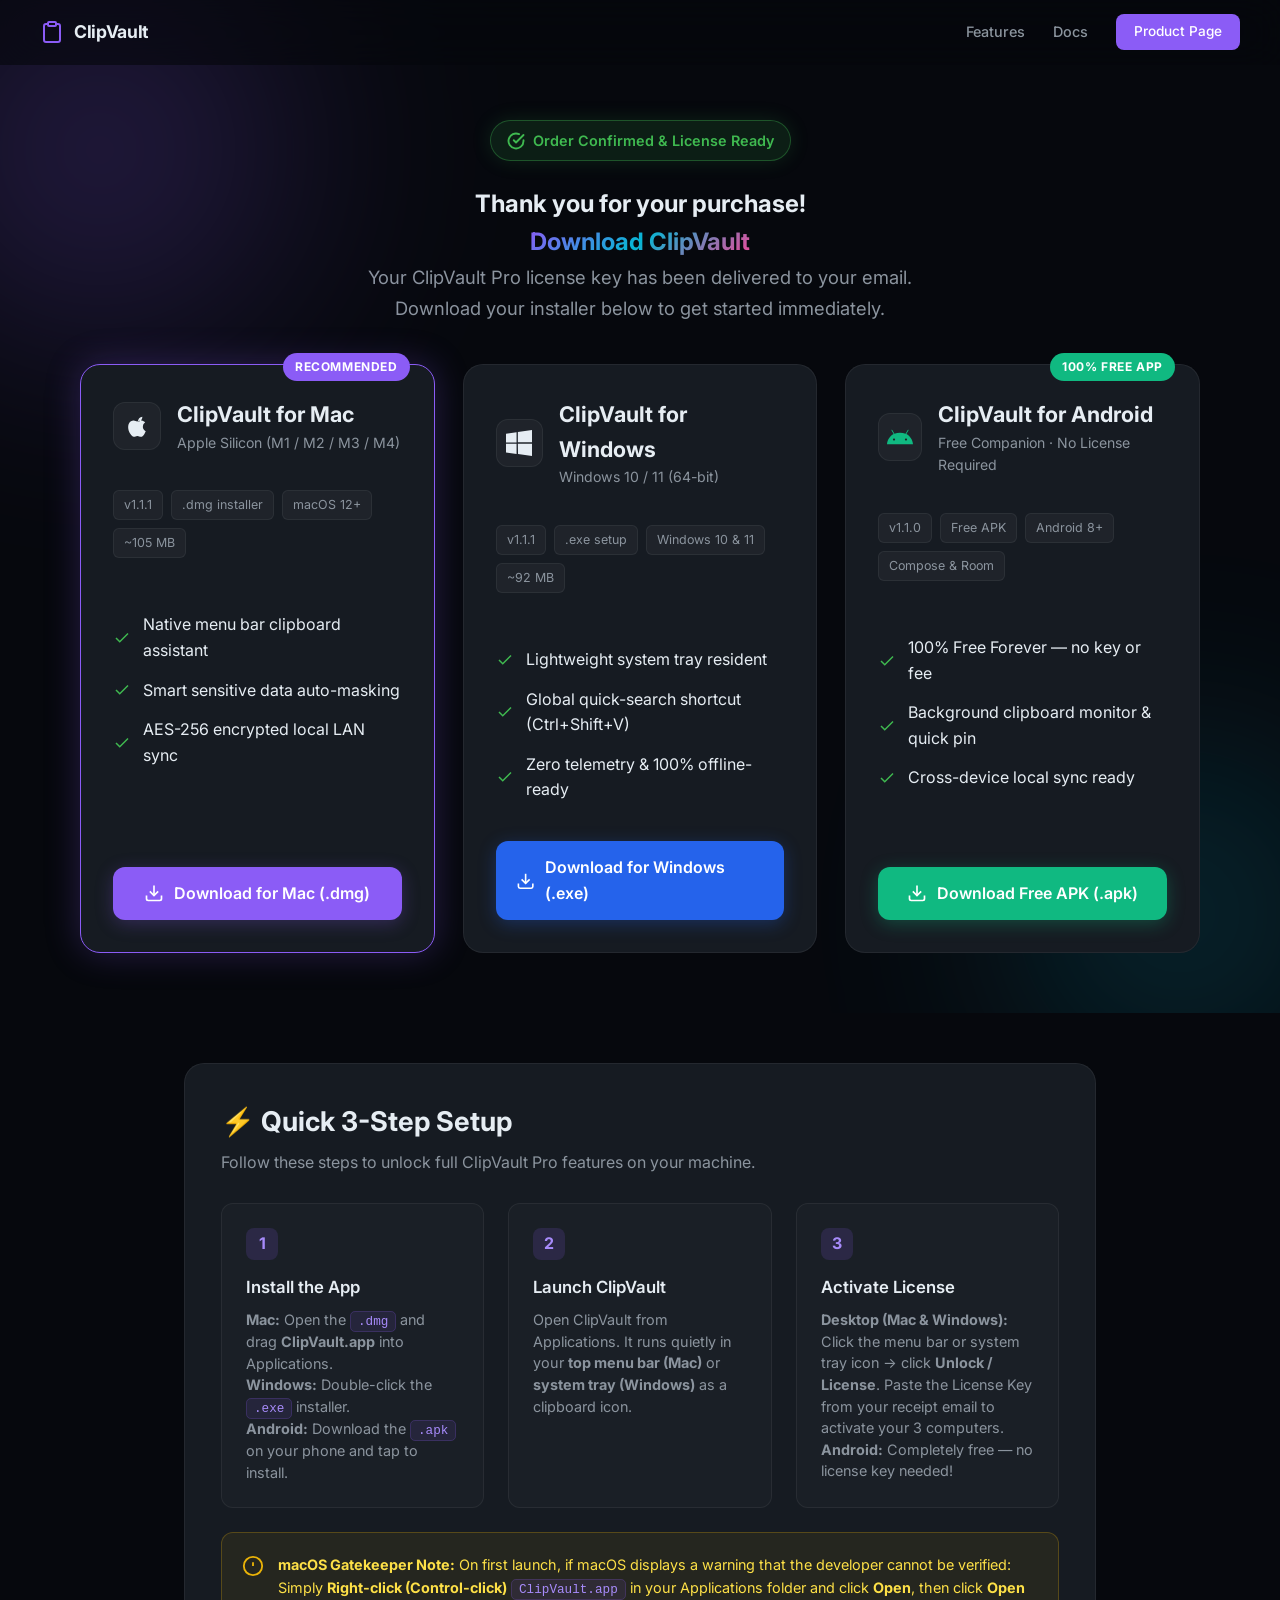
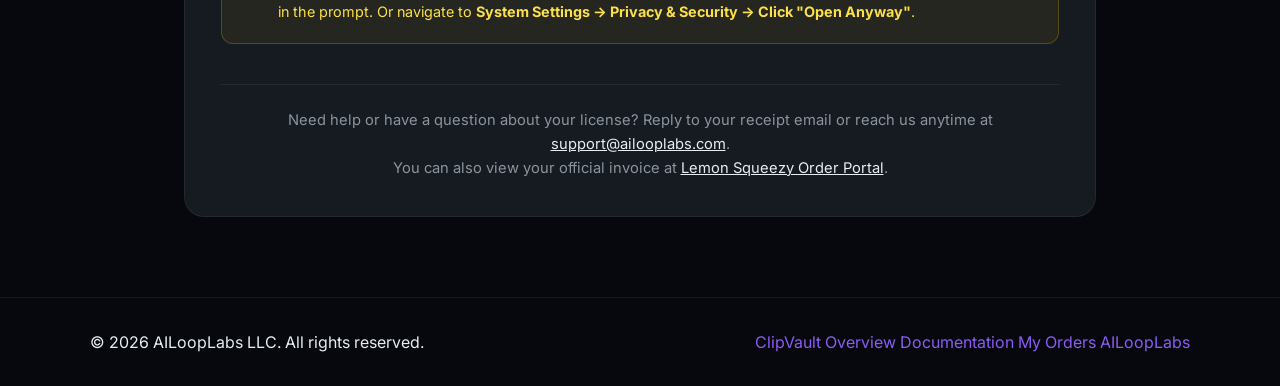
<file: docs/download.html>
<!DOCTYPE html>
<html lang="en">

<head>
    <meta charset="UTF-8">
    <meta name="viewport" content="width=device-width, initial-scale=1.0">
    <meta name="description"
        content="Download ClipVault for macOS and Windows. Thank you for your purchase.">
    <title>Download ClipVault — Thank You for Your Order</title>
    <link rel="preconnect" href="https://fonts.googleapis.com">
    <link rel="preconnect" href="https://fonts.gstatic.com" crossorigin>
    <link href="https://fonts.googleapis.com/css2?family=Inter:wght@300;400;500;600;700;800;900&display=swap"
        rel="stylesheet">
    <link rel="icon" type="image/svg+xml" href="favicon.svg">
    <link rel="alternate icon" type="image/png" href="favicon.png">
    <link rel="stylesheet" href="style.css">
    <style>
        .download-hero {
            padding: 120px 24px 60px;
            text-align: center;
            position: relative;
            z-index: 1;
        }

        .success-pill {
            display: inline-flex;
            align-items: center;
            gap: 8px;
            background: rgba(63, 185, 80, 0.12);
            border: 1px solid rgba(63, 185, 80, 0.35);
            color: #3fb950;
            padding: 8px 16px;
            border-radius: 9999px;
            font-size: 0.9rem;
            font-weight: 600;
            margin-bottom: 24px;
            box-shadow: 0 0 20px rgba(63, 185, 80, 0.15);
        }

        .success-pill svg {
            width: 18px;
            height: 18px;
        }

        .download-cards-grid {
            display: grid;
            grid-template-columns: repeat(auto-fit, minmax(290px, 1fr));
            gap: 28px;
            max-width: 1120px;
            margin: 40px auto 0;
            text-align: left;
        }

        .dl-card {
            background: var(--bg-card);
            border: 1px solid var(--border);
            border-radius: var(--radius-lg);
            padding: 32px;
            display: flex;
            flex-direction: column;
            position: relative;
            transition: all 0.3s cubic-bezier(0.16, 1, 0.3, 1);
            backdrop-filter: blur(16px);
        }

        .dl-card:hover {
            border-color: var(--border-accent);
            transform: translateY(-4px);
            box-shadow: 0 16px 36px rgba(0, 0, 0, 0.35);
        }

        .dl-card.highlighted {
            border-color: var(--accent);
            box-shadow: 0 0 35px var(--accent-glow);
        }

        .dl-card-badge {
            position: absolute;
            top: -12px;
            right: 24px;
            background: var(--accent);
            color: #fff;
            font-size: 0.75rem;
            font-weight: 700;
            text-transform: uppercase;
            letter-spacing: 0.05em;
            padding: 4px 12px;
            border-radius: 9999px;
        }

        .dl-card-header {
            display: flex;
            align-items: center;
            gap: 16px;
            margin-bottom: 20px;
        }

        .dl-os-icon {
            width: 48px;
            height: 48px;
            border-radius: 12px;
            background: rgba(255, 255, 255, 0.04);
            border: 1px solid var(--border);
            display: flex;
            align-items: center;
            justify-content: center;
            color: var(--text-primary);
        }

        .dl-os-icon svg {
            width: 26px;
            height: 26px;
        }

        .dl-card-title {
            font-size: 1.35rem;
            font-weight: 700;
            color: var(--text-primary);
        }

        .dl-card-sub {
            font-size: 0.88rem;
            color: var(--text-secondary);
        }

        .dl-specs {
            margin: 16px 0 24px;
            display: flex;
            flex-wrap: wrap;
            gap: 8px;
        }

        .dl-spec-tag {
            font-size: 0.78rem;
            background: rgba(255, 255, 255, 0.04);
            border: 1px solid var(--border);
            color: var(--text-secondary);
            padding: 4px 10px;
            border-radius: 6px;
        }

        .dl-card-btn {
            display: flex;
            align-items: center;
            justify-content: center;
            gap: 10px;
            width: 100%;
            padding: 14px 20px;
            font-size: 1rem;
            font-weight: 600;
            border-radius: var(--radius);
            text-decoration: none;
            transition: all 0.2s;
            margin-top: auto;
        }

        .btn-dl-mac {
            background: var(--accent);
            color: #ffffff;
            box-shadow: 0 4px 18px var(--accent-glow);
        }

        .btn-dl-mac:hover {
            background: var(--accent-hover);
            color: #ffffff;
            transform: translateY(-2px);
        }

        .btn-dl-win {
            background: #2563eb;
            color: #ffffff;
            box-shadow: 0 4px 18px rgba(37, 99, 235, 0.3);
        }

        .btn-dl-win:hover {
            background: #3b82f6;
            color: #ffffff;
            transform: translateY(-2px);
        }

        .btn-dl-android {
            background: #10b981;
            color: #ffffff;
            box-shadow: 0 4px 18px rgba(16, 185, 129, 0.3);
        }

        .btn-dl-android:hover {
            background: #059669;
            color: #ffffff;
            transform: translateY(-2px);
        }

        .guide-section {
            max-width: 960px;
            margin: 50px auto 80px;
            padding: 0 24px;
        }

        .guide-box {
            background: var(--bg-card);
            border: 1px solid var(--border);
            border-radius: var(--radius-lg);
            padding: 36px;
            backdrop-filter: blur(12px);
        }

        .steps-row {
            display: grid;
            grid-template-columns: repeat(auto-fit, minmax(260px, 1fr));
            gap: 24px;
            margin-top: 28px;
        }

        .step-item {
            background: rgba(255, 255, 255, 0.02);
            border: 1px solid var(--border);
            border-radius: var(--radius);
            padding: 24px;
        }

        .step-num {
            display: inline-flex;
            align-items: center;
            justify-content: center;
            width: 32px;
            height: 32px;
            background: rgba(139, 92, 246, 0.15);
            color: var(--accent-hover);
            font-weight: 700;
            border-radius: 8px;
            margin-bottom: 14px;
        }

        .step-title {
            font-size: 1.05rem;
            font-weight: 600;
            margin-bottom: 8px;
            color: var(--text-primary);
        }

        .step-desc {
            font-size: 0.9rem;
            color: var(--text-secondary);
            line-height: 1.5;
        }

        .notice-card {
            margin-top: 24px;
            background: rgba(234, 179, 8, 0.07);
            border: 1px solid rgba(234, 179, 8, 0.25);
            border-radius: var(--radius);
            padding: 20px;
            font-size: 0.9rem;
            color: #fde047;
            display: flex;
            gap: 14px;
            align-items: flex-start;
        }

        .notice-card svg {
            flex-shrink: 0;
            width: 22px;
            height: 22px;
            color: #eab308;
            margin-top: 2px;
        }

        .support-strip {
            text-align: center;
            margin-top: 40px;
            padding-top: 24px;
            border-top: 1px solid var(--border);
            color: var(--text-secondary);
            font-size: 0.92rem;
        }

        .support-strip a {
            color: var(--text-primary);
            text-decoration: underline;
        }
    </style>
</head>

<body>
    <!-- Navigation -->
    <nav class="nav" id="nav">
        <div class="nav-inner">
            <a href="clipvault.html" class="nav-logo">
                <svg viewBox="0 0 24 24" fill="none" stroke="currentColor" stroke-width="2" stroke-linecap="round"
                    stroke-linejoin="round" width="24" height="24">
                    <path d="M16 4h2a2 2 0 0 1 2 2v14a2 2 0 0 1-2 2H6a2 2 0 0 1-2-2V6a2 2 0 0 1 2-2h2" />
                    <rect x="8" y="2" width="8" height="4" rx="1" ry="1" />
                </svg>
                ClipVault
            </a>
            <div class="nav-links">
                <a href="clipvault.html#features">Features</a>
                <a href="clipvault.html#docs">Docs</a>
                <a href="clipvault.html" class="btn-download-nav">Product Page</a>
            </div>
        </div>
    </nav>

    <!-- Hero / Celebration Section -->
    <section class="download-hero">
        <div class="hero-bg">
            <div class="orb orb-1"></div>
            <div class="orb orb-2"></div>
        </div>

        <div class="success-pill">
            <svg viewBox="0 0 24 24" fill="none" stroke="currentColor" stroke-width="2.5" stroke-linecap="round"
                stroke-linejoin="round">
                <path d="M22 11.08V12a10 10 0 1 1-5.93-9.14" />
                <polyline points="22 4 12 14.01 9 11.01" />
            </svg>
            Order Confirmed & License Ready
        </div>

        <h1>Thank you for your purchase!<br><span class="gradient-text">Download ClipVault</span></h1>
        <p class="hero-subtitle">Your ClipVault Pro license key has been delivered to your email. Download your installer below to get started immediately.</p>

        <!-- OS Download Cards -->
        <div class="download-cards-grid">
            <!-- macOS Card -->
            <div class="dl-card" id="macCard">
                <div class="dl-card-badge" id="macBadge" style="display: none;">Recommended</div>
                <div class="dl-card-header">
                    <div class="dl-os-icon">
                        <!-- Apple SVG -->
                        <svg viewBox="0 0 24 24" fill="currentColor">
                            <path d="M18.71 19.5c-.83 1.24-1.71 2.45-3.05 2.47-1.34.03-1.77-.79-3.29-.79-1.53 0-2 .77-3.27.82-1.31.05-2.3-1.32-3.14-2.53C4.25 17 2.94 12.45 4.7 9.39c.87-1.52 2.43-2.48 4.12-2.51 1.28-.02 2.5.87 3.29.87.78 0 2.26-1.07 3.81-.91.65.03 2.47.26 3.64 1.98-.09.06-2.17 1.28-2.15 3.81.03 3.02 2.65 4.03 2.68 4.04-.03.07-.42 1.44-1.38 2.83M15.97 6.37c.63-.77 1.06-1.85.94-2.92-1 .04-2.18.66-2.88 1.48-.61.71-1.14 1.83-1 2.89 1.13.09 2.31-.68 2.94-1.45z"/>
                        </svg>
                    </div>
                    <div>
                        <div class="dl-card-title">ClipVault for Mac</div>
                        <div class="dl-card-sub">Apple Silicon (M1 / M2 / M3 / M4)</div>
                    </div>
                </div>

                <div class="dl-specs">
                    <span class="dl-spec-tag">v1.1.1</span>
                    <span class="dl-spec-tag">.dmg installer</span>
                    <span class="dl-spec-tag">macOS 12+</span>
                    <span class="dl-spec-tag">~105 MB</span>
                </div>

                <ul class="pricing-features" style="margin-bottom: 24px;">
                    <li><svg viewBox="0 0 24 24" width="18" height="18" fill="none" stroke="currentColor" stroke-width="2"><path d="M20 6L9 17l-5-5"></path></svg> Native menu bar clipboard assistant</li>
                    <li><svg viewBox="0 0 24 24" width="18" height="18" fill="none" stroke="currentColor" stroke-width="2"><path d="M20 6L9 17l-5-5"></path></svg> Smart sensitive data auto-masking</li>
                    <li><svg viewBox="0 0 24 24" width="18" height="18" fill="none" stroke="currentColor" stroke-width="2"><path d="M20 6L9 17l-5-5"></path></svg> AES-256 encrypted local LAN sync</li>
                </ul>

                <a href="https://github.com/ailooplabs/ailooplabs/releases/download/clipvault-v1.1.1-beta/ClipVault-1.1.1-beta-arm64.dmg"
                    class="dl-card-btn btn-dl-mac" id="macDownloadBtn">
                    <svg viewBox="0 0 24 24" fill="none" stroke="currentColor" stroke-width="2" width="20" height="20">
                        <path d="M21 15v4a2 2 0 0 1-2 2H5a2 2 0 0 1-2-2v-4" />
                        <polyline points="7 10 12 15 17 10" />
                        <line x1="12" y1="15" x2="12" y2="3" />
                    </svg>
                    Download for Mac (.dmg)
                </a>
            </div>

            <!-- Windows Card -->
            <div class="dl-card" id="winCard">
                <div class="dl-card-badge" id="winBadge" style="display: none;">Recommended</div>
                <div class="dl-card-header">
                    <div class="dl-os-icon">
                        <!-- Windows SVG -->
                        <svg viewBox="0 0 24 24" fill="currentColor">
                            <path d="M0 3.449L9.75 2.1v9.451H0m10.949-9.602L24 0v11.4H10.949M0 12.6h9.75v9.451L0 20.699M10.949 12.6H24V24l-12.9-1.801"/>
                        </svg>
                    </div>
                    <div>
                        <div class="dl-card-title">ClipVault for Windows</div>
                        <div class="dl-card-sub">Windows 10 / 11 (64-bit)</div>
                    </div>
                </div>

                <div class="dl-specs">
                    <span class="dl-spec-tag">v1.1.1</span>
                    <span class="dl-spec-tag">.exe setup</span>
                    <span class="dl-spec-tag">Windows 10 & 11</span>
                    <span class="dl-spec-tag">~92 MB</span>
                </div>

                <ul class="pricing-features" style="margin-bottom: 24px;">
                    <li><svg viewBox="0 0 24 24" width="18" height="18" fill="none" stroke="currentColor" stroke-width="2"><path d="M20 6L9 17l-5-5"></path></svg> Lightweight system tray resident</li>
                    <li><svg viewBox="0 0 24 24" width="18" height="18" fill="none" stroke="currentColor" stroke-width="2"><path d="M20 6L9 17l-5-5"></path></svg> Global quick-search shortcut (Ctrl+Shift+V)</li>
                    <li><svg viewBox="0 0 24 24" width="18" height="18" fill="none" stroke="currentColor" stroke-width="2"><path d="M20 6L9 17l-5-5"></path></svg> Zero telemetry & 100% offline-ready</li>
                </ul>

                <a href="https://github.com/ailooplabs/ailooplabs/releases/download/clipvault-v1.1.1-beta/ClipVault.Setup.1.1.1-beta.exe"
                    class="dl-card-btn btn-dl-win" id="winDownloadBtn">
                    <svg viewBox="0 0 24 24" fill="none" stroke="currentColor" stroke-width="2" width="20" height="20">
                        <path d="M21 15v4a2 2 0 0 1-2 2H5a2 2 0 0 1-2-2v-4" />
                        <polyline points="7 10 12 15 17 10" />
                        <line x1="12" y1="15" x2="12" y2="3" />
                    </svg>
                    Download for Windows (.exe)
                </a>
            </div>

            <!-- Android Card -->
            <div class="dl-card" id="androidCard">
                <div class="dl-card-badge" id="androidBadge" style="display: block; background: #10b981; color: white;">100% Free App</div>
                <div class="dl-card-header">
                    <div class="dl-os-icon" style="color: #10b981;">
                        <!-- Android SVG -->
                        <svg viewBox="0 0 24 24" fill="currentColor">
                            <path d="M17.523 15.3414c-.5511 0-.9993-.4486-.9993-.9997s.4482-.9993.9993-.9993c.551 0 .9993.4482.9993.9993.0001.5511-.4482.9997-.9993.9997m-11.046 0c-.5511 0-.9993-.4486-.9993-.9997s.4482-.9993.9993-.9993c.5511 0 .9993.4482.9993.9993 0 .5511-.4482.9997-.9993.9997m11.4045-6.02l1.9973-3.4592a.416.416 0 00-.1521-.5676.416.416 0 00-.5676.1521l-2.0223 3.503C15.5802 8.411 13.852 8.167 12 8.167c-1.852 0-3.5802.244-5.1368.7828L4.841 5.4467a.4161.4161 0 00-.5677-.1521.4157.4157 0 00-.1521.5676l1.9973 3.4592C2.6889 11.1867.3432 14.6589 0 18.761h24c-.3432-4.1021-2.6889-7.5743-6.1185-9.4396"/>
                        </svg>
                    </div>
                    <div>
                        <div class="dl-card-title">ClipVault for Android</div>
                        <div class="dl-card-sub">Free Companion · No License Required</div>
                    </div>
                </div>

                <div class="dl-specs">
                    <span class="dl-spec-tag">v1.1.0</span>
                    <span class="dl-spec-tag">Free APK</span>
                    <span class="dl-spec-tag">Android 8+</span>
                    <span class="dl-spec-tag">Compose & Room</span>
                </div>

                <ul class="pricing-features" style="margin-bottom: 24px;">
                    <li><svg viewBox="0 0 24 24" width="18" height="18" fill="none" stroke="currentColor" stroke-width="2"><path d="M20 6L9 17l-5-5"></path></svg> 100% Free Forever — no key or fee</li>
                    <li><svg viewBox="0 0 24 24" width="18" height="18" fill="none" stroke="currentColor" stroke-width="2"><path d="M20 6L9 17l-5-5"></path></svg> Background clipboard monitor & quick pin</li>
                    <li><svg viewBox="0 0 24 24" width="18" height="18" fill="none" stroke="currentColor" stroke-width="2"><path d="M20 6L9 17l-5-5"></path></svg> Cross-device local sync ready</li>
                </ul>

                <a href="https://github.com/ailooplabs/clipvault-android/releases/download/v1.1.0/ClipVault-Android-v1.1.0.apk"
                    class="dl-card-btn btn-dl-android" id="androidDownloadBtn" target="_blank" rel="noopener">
                    <svg viewBox="0 0 24 24" fill="none" stroke="currentColor" stroke-width="2" width="20" height="20">
                        <path d="M21 15v4a2 2 0 0 1-2 2H5a2 2 0 0 1-2-2v-4" />
                        <polyline points="7 10 12 15 17 10" />
                        <line x1="12" y1="15" x2="12" y2="3" />
                    </svg>
                    Download Free APK (.apk)
                </a>
            </div>
        </div>
    </section>

    <!-- Activation Guide Section -->
    <section class="guide-section">
        <div class="guide-box">
            <h2 style="font-size: 1.7rem; font-weight: 700; color: var(--text-primary);">⚡ Quick 3-Step Setup</h2>
            <p style="color: var(--text-secondary); margin-top: 6px;">Follow these steps to unlock full ClipVault Pro features on your machine.</p>

            <div class="steps-row">
                <div class="step-item">
                    <div class="step-num">1</div>
                    <div class="step-title">Install the App</div>
                    <div class="step-desc">
                        <strong>Mac:</strong> Open the <code>.dmg</code> and drag <strong>ClipVault.app</strong> into Applications.<br>
                        <strong>Windows:</strong> Double-click the <code>.exe</code> installer.<br>
                        <strong>Android:</strong> Download the <code>.apk</code> on your phone and tap to install.
                    </div>
                </div>

                <div class="step-item">
                    <div class="step-num">2</div>
                    <div class="step-title">Launch ClipVault</div>
                    <div class="step-desc">
                        Open ClipVault from Applications. It runs quietly in your <strong>top menu bar (Mac)</strong> or <strong>system tray (Windows)</strong> as a clipboard icon.
                    </div>
                </div>

                <div class="step-item">
                    <div class="step-num">3</div>
                    <div class="step-title">Activate License</div>
                    <div class="step-desc">
                        <strong>Desktop (Mac & Windows):</strong> Click the menu bar or system tray icon &rarr; click <strong>Unlock / License</strong>. Paste the License Key from your receipt email to activate your 3 computers.<br>
                        <strong>Android:</strong> Completely free — no license key needed!
                    </div>
                </div>
            </div>

            <!-- macOS First Launch Notice -->
            <div class="notice-card">
                <svg viewBox="0 0 24 24" fill="none" stroke="currentColor" stroke-width="2">
                    <circle cx="12" cy="12" r="10" />
                    <line x1="12" y1="8" x2="12" y2="12" />
                    <line x1="12" y1="16" x2="12.01" y2="16" />
                </svg>
                <div>
                    <strong>macOS Gatekeeper Note:</strong> On first launch, if macOS displays a warning that the developer cannot be verified:
                    <br>Simply <strong>Right-click (Control-click)</strong> <code>ClipVault.app</code> in your Applications folder and click <strong>Open</strong>, then click <strong>Open</strong> in the prompt. Or navigate to <strong>System Settings &rarr; Privacy & Security &rarr; Click "Open Anyway"</strong>.
                </div>
            </div>

            <div class="support-strip">
                Need help or have a question about your license? Reply to your receipt email or reach us anytime at <a href="mailto:support@ailooplabs.com">support@ailooplabs.com</a>.
                <br>You can also view your official invoice at <a href="https://app.lemonsqueezy.com/my-orders" target="_blank" rel="noopener">Lemon Squeezy Order Portal</a>.
            </div>
        </div>
    </section>

    <!-- Footer -->
    <footer class="footer">
        <div class="footer-inner">
            <div class="footer-copy">
                &copy; 2026 AILoopLabs LLC. All rights reserved.
            </div>
            <div class="footer-links">
                <a href="clipvault.html">ClipVault Overview</a>
                <a href="clipvault.html#docs">Documentation</a>
                <a href="https://app.lemonsqueezy.com/my-orders" target="_blank" rel="noopener">My Orders</a>
                <a href="index.html">AILoopLabs</a>
            </div>
        </div>
    </footer>

    <!-- Smart OS Detection Script -->
    <script>
        document.addEventListener('DOMContentLoaded', () => {
            const isAndroid = navigator.userAgent.indexOf('Android') !== -1;
            const isWindows = navigator.platform.indexOf('Win') !== -1 || navigator.userAgent.indexOf('Windows') !== -1;
            const macCard = document.getElementById('macCard');
            const winCard = document.getElementById('winCard');
            const androidCard = document.getElementById('androidCard');
            const macBadge = document.getElementById('macBadge');
            const winBadge = document.getElementById('winBadge');
            const androidBadge = document.getElementById('androidBadge');

            if (isAndroid) {
                androidCard.classList.add('highlighted');
                androidBadge.style.display = 'block';
            } else if (isWindows) {
                winCard.classList.add('highlighted');
                winBadge.style.display = 'block';
            } else {
                macCard.classList.add('highlighted');
                macBadge.style.display = 'block';
            }
        });
    </script>
</body>

</html>
</file>
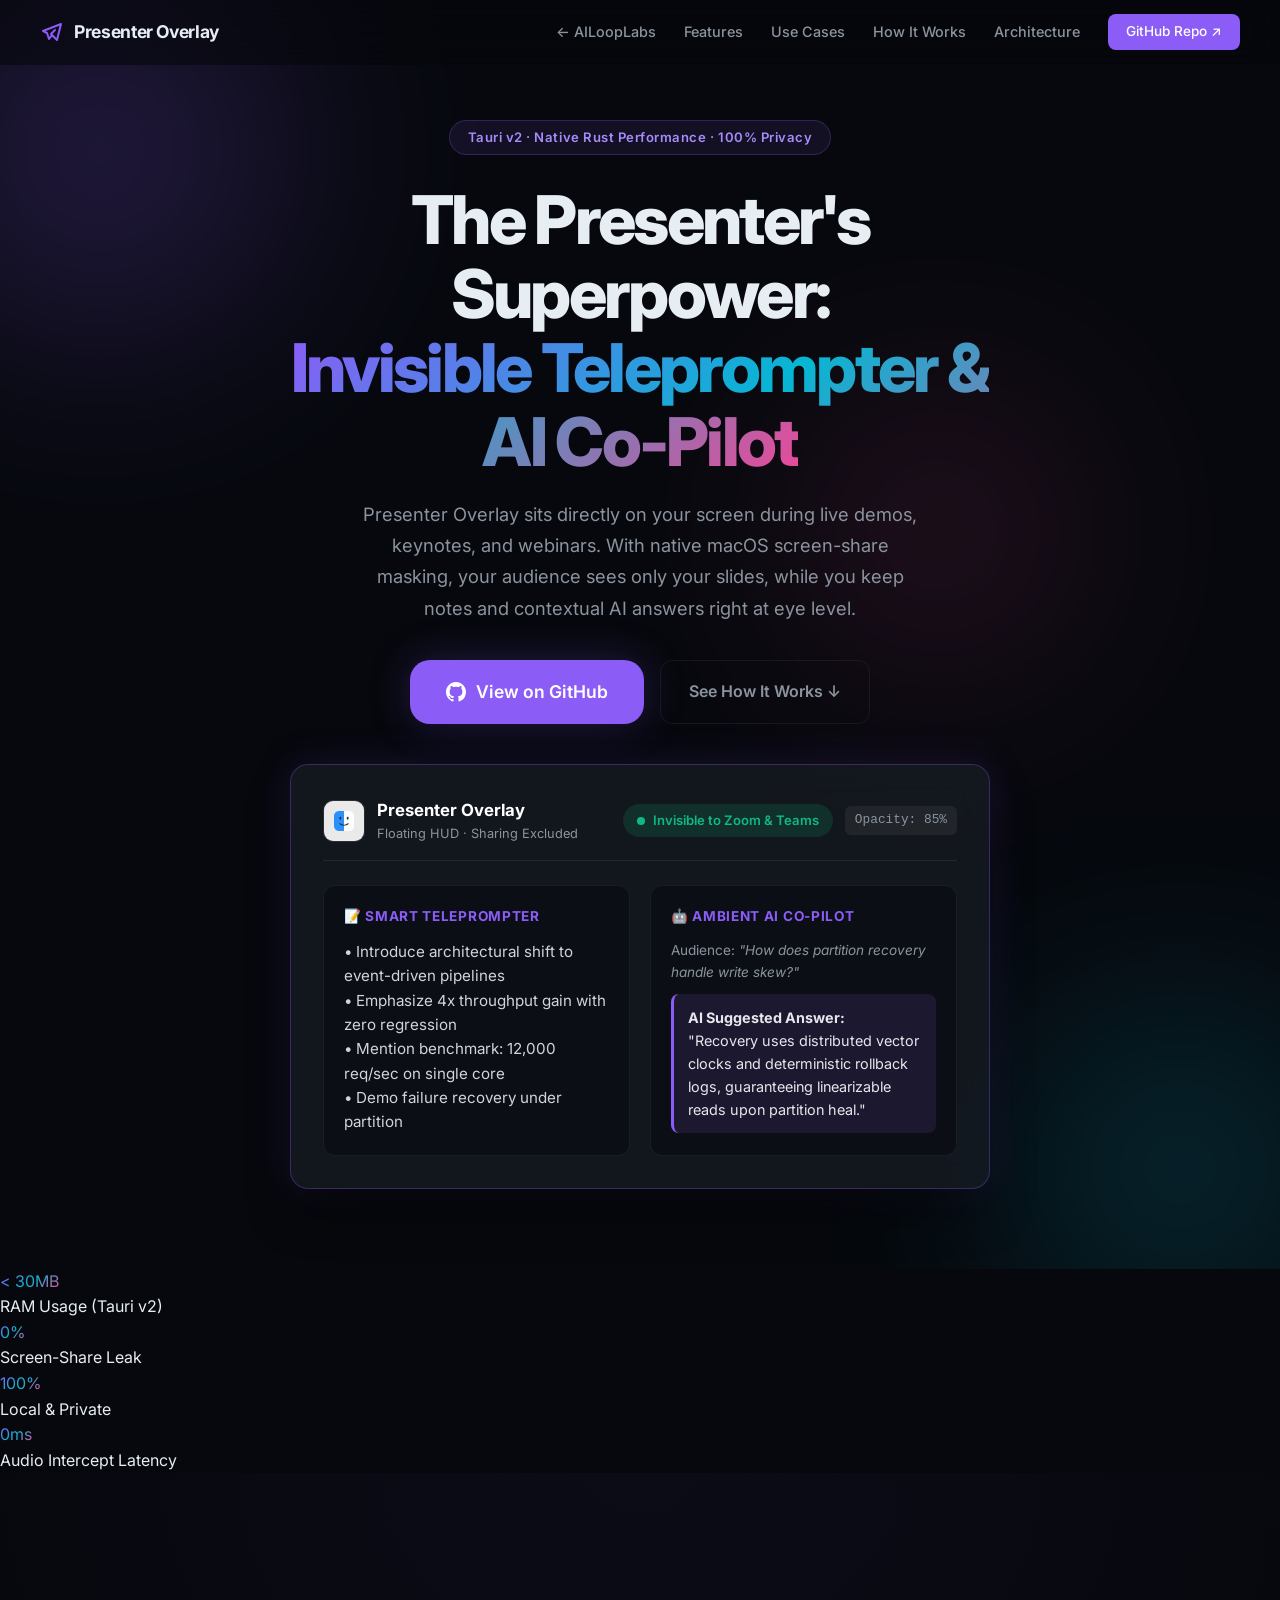
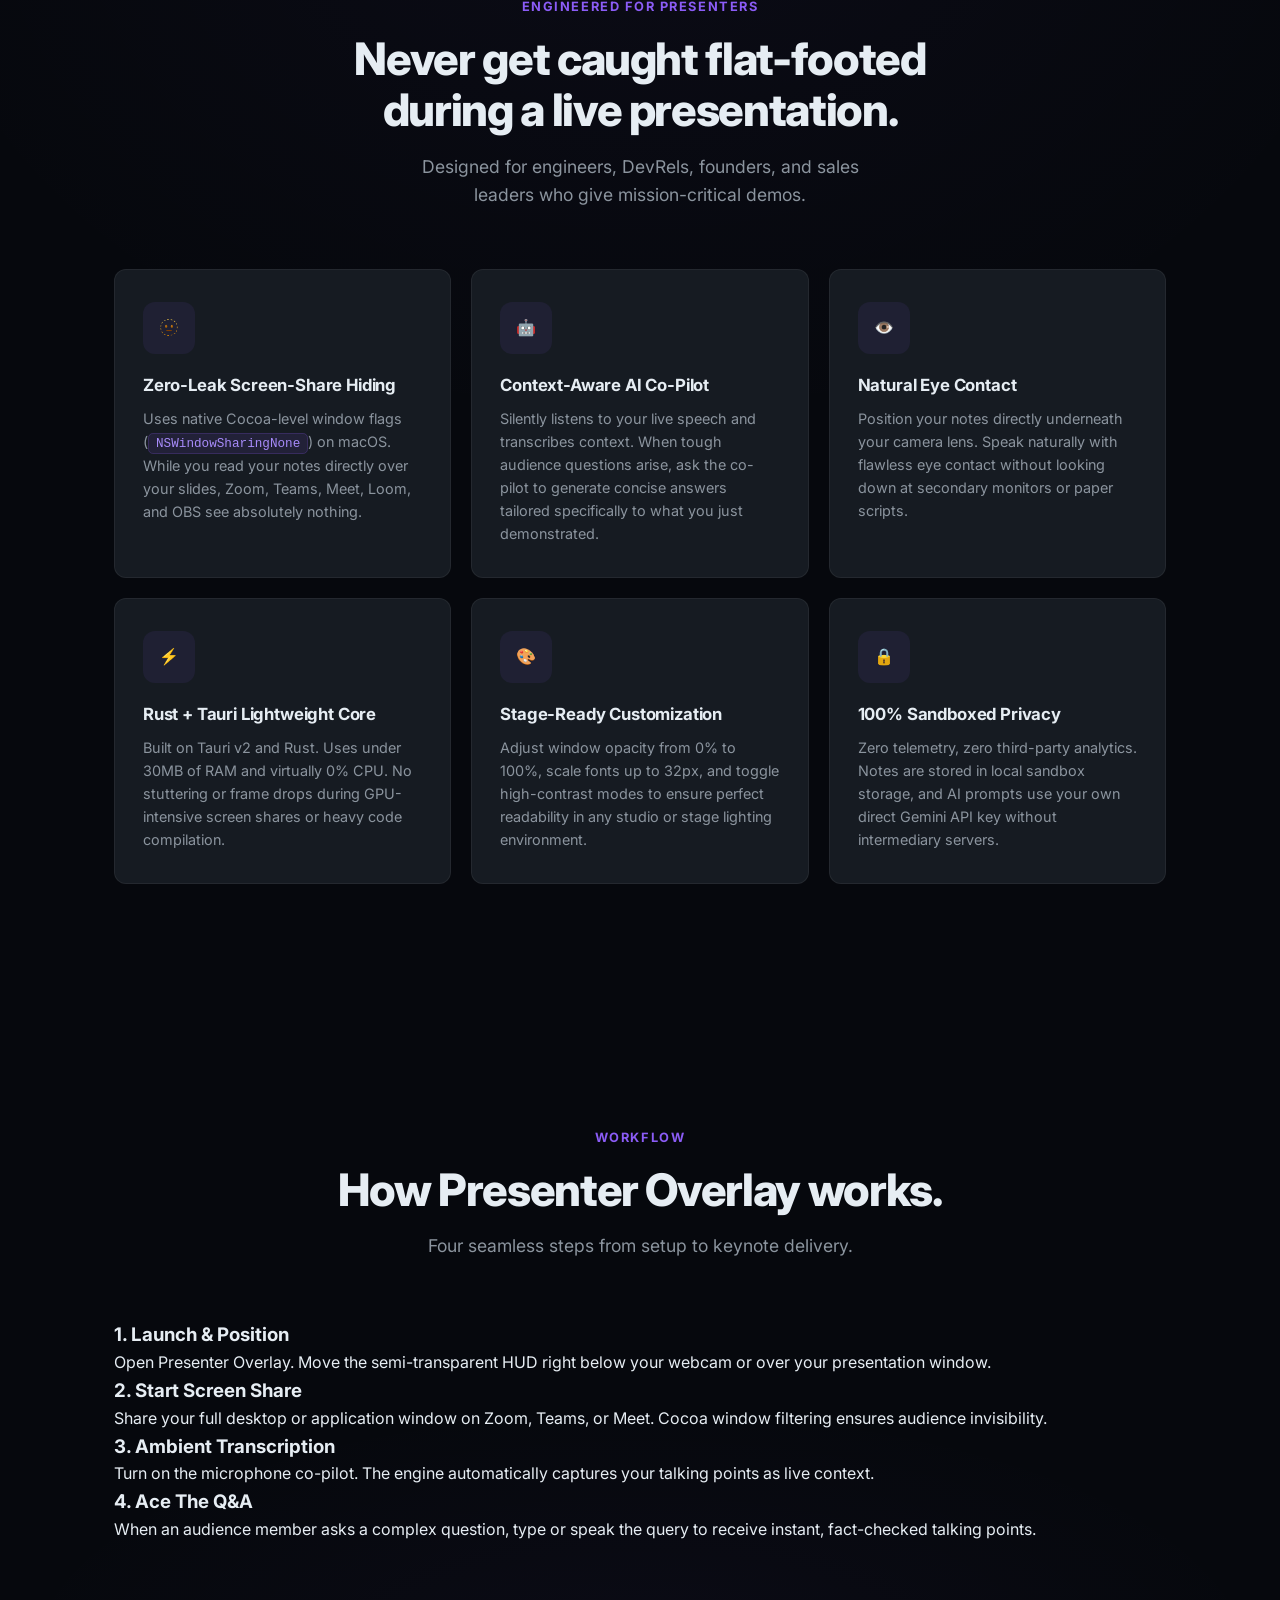
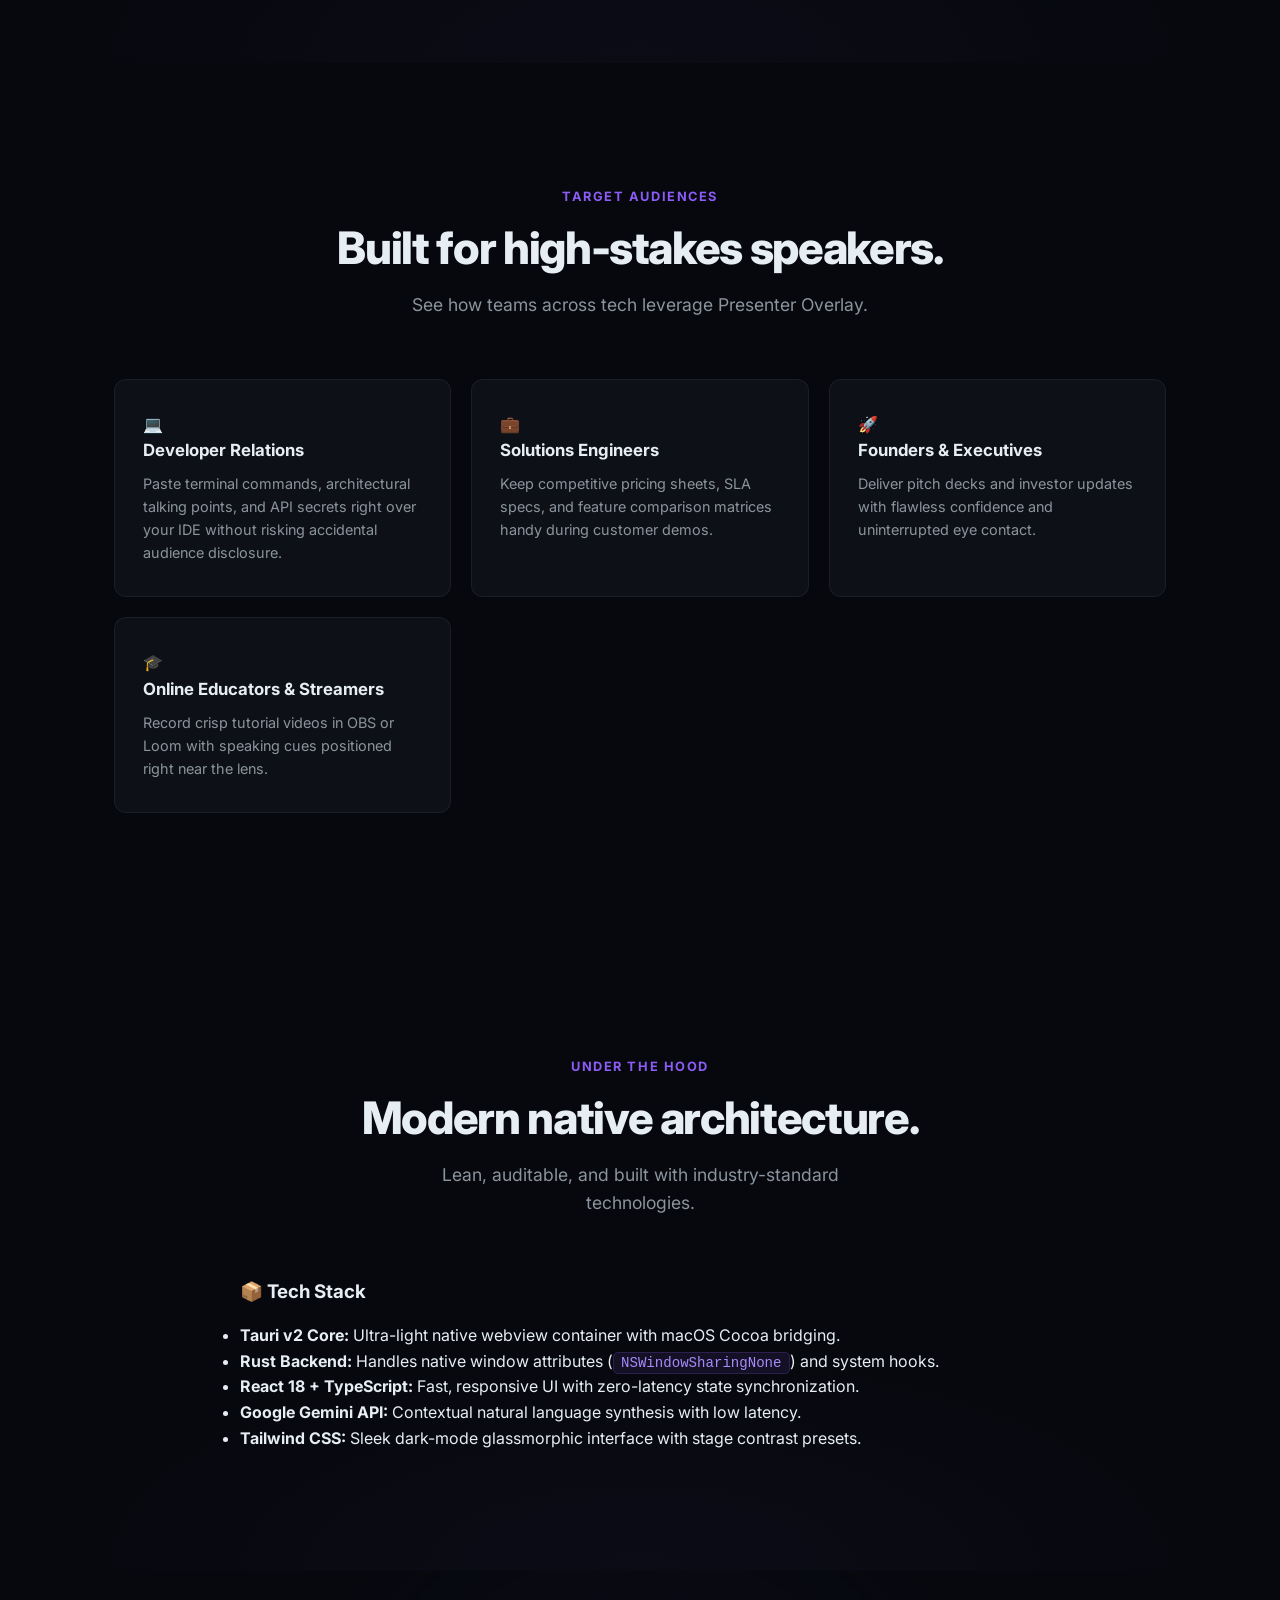
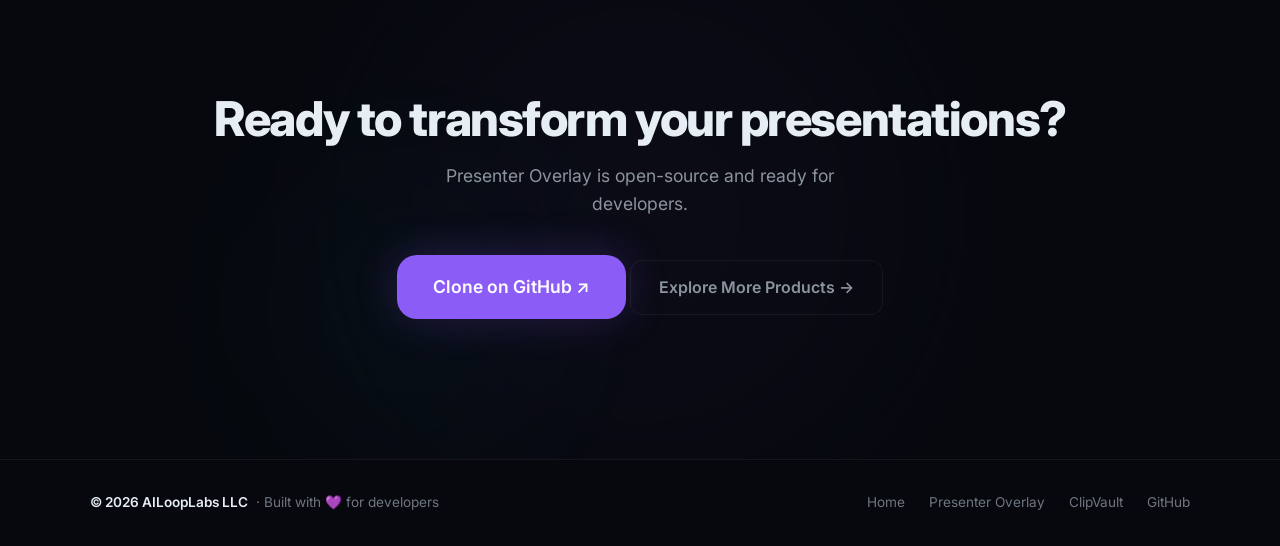
<file: docs/presenter-overlay.html>
<!DOCTYPE html>
<html lang="en">

<head>
    <meta charset="UTF-8">
    <meta name="viewport" content="width=device-width, initial-scale=1.0">
    <meta name="description"
        content="Presenter Overlay — Invisible teleprompter and live AI co-pilot for presentations, live demos, and webinars. Built with Tauri, Rust, and React by AILoopLabs.">
    <meta name="keywords"
        content="presenter overlay, invisible teleprompter, AI presentation assistant, screen share privacy, tauri, rust, devrel tools, live demo copilot">
    <meta name="author" content="AILoopLabs">
    <meta property="og:title" content="Presenter Overlay — Invisible Teleprompter & Live AI Co-Pilot">
    <meta property="og:description"
        content="Zero-leak screen-share hiding with live contextual AI Q&A for high-stakes presentations.">
    <meta property="og:type" content="website">
    <meta property="og:url" content="https://ailooplabs.com/presenter-overlay.html">
    <title>Presenter Overlay — Invisible Teleprompter & Live AI Co-Pilot | AILoopLabs</title>
    <link rel="preconnect" href="https://fonts.googleapis.com">
    <link rel="preconnect" href="https://fonts.gstatic.com" crossorigin>
    <link href="https://fonts.googleapis.com/css2?family=Inter:wght@300;400;500;600;700;800;900&display=swap"
        rel="stylesheet">
    <link rel="icon" type="image/svg+xml" href="favicon.svg">
    <link rel="alternate icon" type="image/png" href="favicon.png">
    <link rel="stylesheet" href="style.css">
    <style>
        .overlay-preview-card {
            background: rgba(22, 27, 34, 0.85);
            backdrop-filter: blur(16px);
            border: 1px solid rgba(139, 92, 246, 0.3);
            border-radius: 18px;
            padding: 32px;
            max-width: 860px;
            margin: 40px auto 0;
            box-shadow: 0 25px 50px -12px rgba(0, 0, 0, 0.7), 0 0 40px rgba(139, 92, 246, 0.15);
            text-align: left;
        }

        .overlay-header {
            display: flex;
            align-items: center;
            justify-content: space-between;
            margin-bottom: 24px;
            padding-bottom: 16px;
            border-bottom: 1px solid rgba(255, 255, 255, 0.08);
        }

        .overlay-indicator {
            display: inline-flex;
            align-items: center;
            gap: 8px;
            background: rgba(16, 185, 129, 0.15);
            color: #10b981;
            padding: 6px 14px;
            border-radius: 9999px;
            font-size: 0.82rem;
            font-weight: 600;
        }

        .overlay-indicator .pulse {
            width: 8px;
            height: 8px;
            border-radius: 50%;
            background: #10b981;
            animation: pulse 1.8s infinite;
        }

        @keyframes pulse {
            0% { opacity: 0.4; transform: scale(0.9); }
            50% { opacity: 1; transform: scale(1.15); }
            100% { opacity: 0.4; transform: scale(0.9); }
        }

        .overlay-pill {
            background: rgba(255, 255, 255, 0.06);
            color: var(--text-secondary);
            font-size: 0.8rem;
            padding: 4px 10px;
            border-radius: 6px;
            font-family: monospace;
        }

        .overlay-body-grid {
            display: grid;
            grid-template-columns: 1fr 1fr;
            gap: 20px;
        }

        @media (max-width: 768px) {
            .overlay-body-grid {
                grid-template-columns: 1fr;
            }
        }

        .overlay-pane {
            background: rgba(10, 14, 20, 0.8);
            border: 1px solid rgba(255, 255, 255, 0.06);
            border-radius: 12px;
            padding: 20px;
        }

        .overlay-pane-title {
            font-size: 0.85rem;
            text-transform: uppercase;
            letter-spacing: 0.05em;
            color: var(--accent);
            margin-bottom: 12px;
            font-weight: 700;
            display: flex;
            align-items: center;
            gap: 8px;
        }

        .overlay-notes-text {
            color: #d1d5db;
            font-size: 0.95rem;
            line-height: 1.6;
            white-space: pre-line;
        }

        .qa-bubble {
            background: rgba(139, 92, 246, 0.12);
            border-left: 3px solid var(--accent);
            padding: 12px 14px;
            border-radius: 8px;
            font-size: 0.9rem;
            color: #e5e7eb;
            margin-top: 10px;
        }
    </style>
</head>

<body>
    <!-- ═══════════════════════════════════════════ -->
    <!-- Navigation -->
    <!-- ═══════════════════════════════════════════ -->
    <nav class="nav" id="nav">
        <div class="nav-inner">
            <a href="index.html" class="nav-logo">
                <svg viewBox="0 0 24 24" fill="none" stroke="currentColor" stroke-width="2" stroke-linecap="round"
                    stroke-linejoin="round" width="24" height="24">
                    <path d="M15 10l-4 4l6 6l4 -16l-18 7l4 2l2 6l3 -4" />
                </svg>
                Presenter Overlay
            </a>
            <div class="nav-links">
                <a href="index.html">← AILoopLabs</a>
                <a href="#features">Features</a>
                <a href="#use-cases">Use Cases</a>
                <a href="#how-it-works">How It Works</a>
                <a href="#architecture">Architecture</a>
                <a href="https://github.com/ailooplabs/presenter-overlay" target="_blank" rel="noopener"
                    class="btn-download-nav">GitHub Repo ↗</a>
            </div>
        </div>
    </nav>

    <!-- ═══════════════════════════════════════════ -->
    <!-- Hero Section -->
    <!-- ═══════════════════════════════════════════ -->
    <section class="hero">
        <div class="hero-bg">
            <div class="orb orb-1"></div>
            <div class="orb orb-2"></div>
            <div class="orb orb-3"></div>
        </div>
        <div class="hero-content">
            <div class="hero-badge">Tauri v2 · Native Rust Performance · 100% Privacy</div>
            <h1>The Presenter's Superpower:<br><span class="gradient-text">Invisible Teleprompter & AI Co-Pilot</span></h1>
            <p class="hero-subtitle">Presenter Overlay sits directly on your screen during live demos, keynotes, and
                webinars. With native macOS screen-share masking, your audience sees only your slides, while you keep
                notes and contextual AI answers right at eye level.</p>
            <div class="hero-actions">
                <a href="https://github.com/ailooplabs/presenter-overlay" target="_blank" rel="noopener"
                    class="btn btn-primary btn-lg">
                    <svg viewBox="0 0 24 24" fill="currentColor" width="20" height="20">
                        <path
                            d="M12 0C5.37 0 0 5.37 0 12c0 5.31 3.435 9.795 8.205 11.385.6.105.825-.255.825-.57 0-.285-.015-1.23-.015-2.235-3.015.555-3.795-.735-4.035-1.41-.135-.345-.72-1.41-1.23-1.695-.42-.225-1.02-.78-.015-.795.945-.015 1.62.87 1.845 1.23 1.08 1.815 2.805 1.305 3.495.99.105-.78.42-1.305.765-1.605-2.67-.3-5.46-1.335-5.46-5.925 0-1.305.465-2.385 1.23-3.225-.12-.3-.54-1.53.12-3.18 0 0 1.005-.315 3.3 1.23.96-.27 1.98-.405 3-.405s2.04.135 3 .405c2.295-1.56 3.3-1.23 3.3-1.23.66 1.65.24 2.88.12 3.18.765.84 1.23 1.905 1.23 3.225 0 4.605-2.805 5.625-5.475 5.925.435.375.81 1.095.81 2.22 0 1.605-.015 2.895-.015 3.3 0 .315.225.69.825.57A12.02 12.02 0 0024 12c0-6.63-5.37-12-12-12z" />
                    </svg>
                    View on GitHub
                </a>
                <a href="#how-it-works" class="btn btn-ghost">
                    See How It Works ↓
                </a>
            </div>

            <!-- Interactive UI Mockup Card -->
            <div class="overlay-preview-card">
                <div class="overlay-header">
                    <div style="display: flex; align-items: center; gap: 12px;">
                        <img src="presenter-overlay-icon.png" alt="Presenter Overlay Icon"
                            style="width: 42px; height: 42px; border-radius: 10px; border: 1px solid rgba(255,255,255,0.1);">
                        <div>
                            <strong style="color: #fff; font-size: 1.05rem;">Presenter Overlay</strong>
                            <div style="font-size: 0.8rem; color: var(--text-secondary);">Floating HUD · Sharing
                                Excluded</div>
                        </div>
                    </div>
                    <div style="display: flex; align-items: center; gap: 12px;">
                        <span class="overlay-indicator">
                            <span class="pulse"></span> Invisible to Zoom & Teams
                        </span>
                        <span class="overlay-pill">Opacity: 85%</span>
                    </div>
                </div>

                <div class="overlay-body-grid">
                    <!-- Left: Teleprompter Notes -->
                    <div class="overlay-pane">
                        <div class="overlay-pane-title">📝 Smart Teleprompter</div>
                        <div class="overlay-notes-text">• Introduce architectural shift to event-driven pipelines
• Emphasize 4x throughput gain with zero regression
• Mention benchmark: 12,000 req/sec on single core
• Demo failure recovery under partition</div>
                    </div>

                    <!-- Right: Live AI Co-Pilot -->
                    <div class="overlay-pane">
                        <div class="overlay-pane-title">🤖 Ambient AI Co-Pilot</div>
                        <div style="font-size: 0.85rem; color: var(--text-secondary); margin-bottom: 8px;">
                            Audience: <em>"How does partition recovery handle write skew?"</em>
                        </div>
                        <div class="qa-bubble">
                            <strong>AI Suggested Answer:</strong><br>
                            "Recovery uses distributed vector clocks and deterministic rollback logs, guaranteeing
                            linearizable reads upon partition heal."
                        </div>
                    </div>
                </div>
            </div>
        </div>
    </section>

    <!-- ═══════════════════════════════════════════ -->
    <!-- Stats Bar -->
    <!-- ═══════════════════════════════════════════ -->
    <section class="stats-bar">
        <div class="stats-inner">
            <div class="stat">
                <div class="stat-value"><span class="gradient-text">&lt; 30MB</span></div>
                <div class="stat-label">RAM Usage (Tauri v2)</div>
            </div>
            <div class="stat">
                <div class="stat-value"><span class="gradient-text">0%</span></div>
                <div class="stat-label">Screen-Share Leak</div>
            </div>
            <div class="stat">
                <div class="stat-value"><span class="gradient-text">100%</span></div>
                <div class="stat-label">Local & Private</div>
            </div>
            <div class="stat">
                <div class="stat-value"><span class="gradient-text">0ms</span></div>
                <div class="stat-label">Audio Intercept Latency</div>
            </div>
        </div>
    </section>

    <!-- ═══════════════════════════════════════════ -->
    <!-- Features Grid -->
    <!-- ═══════════════════════════════════════════ -->
    <section class="features" id="features">
        <div class="section-inner">
            <div class="section-header">
                <span class="section-label">Engineered For Presenters</span>
                <h2>Never get caught flat-footed<br>during a live presentation.</h2>
                <p>Designed for engineers, DevRels, founders, and sales leaders who give mission-critical demos.</p>
            </div>
            <div class="features-grid">
                <div class="feature-card">
                    <div class="feature-icon">🫥</div>
                    <h3>Zero-Leak Screen-Share Hiding</h3>
                    <p>Uses native Cocoa-level window flags (<code>NSWindowSharingNone</code>) on macOS. While you read
                        your notes directly over your slides, Zoom, Teams, Meet, Loom, and OBS see absolutely nothing.</p>
                </div>

                <div class="feature-card">
                    <div class="feature-icon">🤖</div>
                    <h3>Context-Aware AI Co-Pilot</h3>
                    <p>Silently listens to your live speech and transcribes context. When tough audience questions arise,
                        ask the co-pilot to generate concise answers tailored specifically to what you just demonstrated.</p>
                </div>

                <div class="feature-card">
                    <div class="feature-icon">👁️</div>
                    <h3>Natural Eye Contact</h3>
                    <p>Position your notes directly underneath your camera lens. Speak naturally with flawless eye
                        contact without looking down at secondary monitors or paper scripts.</p>
                </div>

                <div class="feature-card">
                    <div class="feature-icon">⚡</div>
                    <h3>Rust + Tauri Lightweight Core</h3>
                    <p>Built on Tauri v2 and Rust. Uses under 30MB of RAM and virtually 0% CPU. No stuttering or frame
                        drops during GPU-intensive screen shares or heavy code compilation.</p>
                </div>

                <div class="feature-card">
                    <div class="feature-icon">🎨</div>
                    <h3>Stage-Ready Customization</h3>
                    <p>Adjust window opacity from 0% to 100%, scale fonts up to 32px, and toggle high-contrast modes to
                        ensure perfect readability in any studio or stage lighting environment.</p>
                </div>

                <div class="feature-card">
                    <div class="feature-icon">🔒</div>
                    <h3>100% Sandboxed Privacy</h3>
                    <p>Zero telemetry, zero third-party analytics. Notes are stored in local sandbox storage, and AI
                        prompts use your own direct Gemini API key without intermediary servers.</p>
                </div>
            </div>
        </div>
    </section>

    <!-- ═══════════════════════════════════════════ -->
    <!-- How It Works Section -->
    <!-- ═══════════════════════════════════════════ -->
    <section class="docs" id="how-it-works">
        <div class="section-inner">
            <div class="section-header">
                <span class="section-label">Workflow</span>
                <h2>How Presenter Overlay works.</h2>
                <p>Four seamless steps from setup to keynote delivery.</p>
            </div>
            <div class="docs-grid">
                <div class="doc-card">
                    <h3>1. Launch & Position</h3>
                    <p>Open Presenter Overlay. Move the semi-transparent HUD right below your webcam or over your
                        presentation window.</p>
                </div>
                <div class="doc-card">
                    <h3>2. Start Screen Share</h3>
                    <p>Share your full desktop or application window on Zoom, Teams, or Meet. Cocoa window filtering
                        ensures audience invisibility.</p>
                </div>
                <div class="doc-card">
                    <h3>3. Ambient Transcription</h3>
                    <p>Turn on the microphone co-pilot. The engine automatically captures your talking points as live
                        context.</p>
                </div>
                <div class="doc-card">
                    <h3>4. Ace The Q&A</h3>
                    <p>When an audience member asks a complex question, type or speak the query to receive instant,
                        fact-checked talking points.</p>
                </div>
            </div>
        </div>
    </section>

    <!-- ═══════════════════════════════════════════ -->
    <!-- Use Cases -->
    <!-- ═══════════════════════════════════════════ -->
    <section class="use-cases" id="use-cases">
        <div class="section-inner">
            <div class="section-header">
                <span class="section-label">Target Audiences</span>
                <h2>Built for high-stakes speakers.</h2>
                <p>See how teams across tech leverage Presenter Overlay.</p>
            </div>
            <div class="use-cases-grid">
                <div class="use-case-card">
                    <div class="use-case-icon">💻</div>
                    <h3>Developer Relations</h3>
                    <p>Paste terminal commands, architectural talking points, and API secrets right over your IDE
                        without risking accidental audience disclosure.</p>
                </div>
                <div class="use-case-card">
                    <div class="use-case-icon">💼</div>
                    <h3>Solutions Engineers</h3>
                    <p>Keep competitive pricing sheets, SLA specs, and feature comparison matrices handy during
                        customer demos.</p>
                </div>
                <div class="use-case-card">
                    <div class="use-case-icon">🚀</div>
                    <h3>Founders & Executives</h3>
                    <p>Deliver pitch decks and investor updates with flawless confidence and uninterrupted eye contact.</p>
                </div>
                <div class="use-case-card">
                    <div class="use-case-icon">🎓</div>
                    <h3>Online Educators & Streamers</h3>
                    <p>Record crisp tutorial videos in OBS or Loom with speaking cues positioned right near the lens.</p>
                </div>
            </div>
        </div>
    </section>

    <!-- ═══════════════════════════════════════════ -->
    <!-- Architecture Section -->
    <!-- ═══════════════════════════════════════════ -->
    <section class="docs" id="architecture">
        <div class="section-inner">
            <div class="section-header">
                <span class="section-label">Under The Hood</span>
                <h2>Modern native architecture.</h2>
                <p>Lean, auditable, and built with industry-standard technologies.</p>
            </div>
            <div class="doc-card" style="max-width: 800px; margin: 0 auto; text-align: left;">
                <h3>📦 Tech Stack</h3>
                <ul class="doc-list" style="margin-top: 16px;">
                    <li><strong>Tauri v2 Core:</strong> Ultra-light native webview container with macOS Cocoa bridging.</li>
                    <li><strong>Rust Backend:</strong> Handles native window attributes (<code>NSWindowSharingNone</code>) and system hooks.</li>
                    <li><strong>React 18 + TypeScript:</strong> Fast, responsive UI with zero-latency state synchronization.</li>
                    <li><strong>Google Gemini API:</strong> Contextual natural language synthesis with low latency.</li>
                    <li><strong>Tailwind CSS:</strong> Sleek dark-mode glassmorphic interface with stage contrast presets.</li>
                </ul>
            </div>
        </div>
    </section>

    <!-- ═══════════════════════════════════════════ -->
    <!-- CTA Section -->
    <!-- ═══════════════════════════════════════════ -->
    <section class="cta">
        <div class="cta-bg">
            <div class="orb orb-4"></div>
            <div class="orb orb-5"></div>
        </div>
        <div class="section-inner">
            <h2>Ready to transform your presentations?</h2>
            <p>Presenter Overlay is open-source and ready for developers.</p>
            <div class="cta-actions">
                <a href="https://github.com/ailooplabs/presenter-overlay" target="_blank" rel="noopener"
                    class="btn btn-primary btn-lg">
                    Clone on GitHub ↗
                </a>
                <a href="index.html#products" class="btn btn-ghost">Explore More Products →</a>
            </div>
        </div>
    </section>

    <!-- ═══════════════════════════════════════════ -->
    <!-- Footer -->
    <!-- ═══════════════════════════════════════════ -->
    <footer class="footer">
        <div class="footer-inner">
            <div class="footer-left">
                <span>© 2026 AILoopLabs LLC</span> · Built with 💜 for developers
            </div>
            <div class="footer-right">
                <a href="index.html">Home</a>
                <a href="presenter-overlay.html">Presenter Overlay</a>
                <a href="clipvault.html">ClipVault</a>
                <a href="https://github.com/ailooplabs/presenter-overlay" target="_blank" rel="noopener">GitHub</a>
            </div>
        </div>
    </footer>

    <script>
        const nav = document.getElementById('nav');
        window.addEventListener('scroll', () => {
            nav.classList.toggle('scrolled', window.scrollY > 20);
        });

        const observer = new IntersectionObserver((entries) => {
            entries.forEach(entry => {
                if (entry.isIntersecting) {
                    entry.target.classList.add('visible');
                }
            });
        }, { threshold: 0.1 });

        document.querySelectorAll('.feature-card, .doc-card, .use-case-card').forEach(el => {
            observer.observe(el);
        });
    </script>
</body>

</html>
</file>
<file: docs/ailooplabs.css>
/* ═══════════════════════════════════════════
   AILoopLabs – Product Showcase
   Same palette as ClipVault dark theme
   ═══════════════════════════════════════════ */

:root {
    --bg-primary: #06080d;
    --bg-secondary: #0d1117;
    --bg-card: #161b22;
    --bg-card-hover: #1c2128;
    --border: rgba(255, 255, 255, 0.06);
    --border-accent: rgba(139, 92, 246, 0.3);
    --text-primary: #e6edf3;
    --text-secondary: #8b949e;
    --text-tertiary: #6e7681;
    --accent: #8b5cf6;
    --accent-hover: #a78bfa;
    --accent-glow: rgba(139, 92, 246, 0.25);
    --green: #3fb950;
    --green-glow: rgba(63, 185, 80, 0.15);
    --cyan: #06b6d4;
    --pink: #ec4899;
    --radius: 12px;
    --radius-sm: 8px;
    --radius-lg: 20px;
    --font: 'Inter', -apple-system, BlinkMacSystemFont, 'Segoe UI', sans-serif;
}

* {
    margin: 0;
    padding: 0;
    box-sizing: border-box;
}

html {
    scroll-behavior: smooth;
    scroll-padding-top: 80px;
}

body {
    font-family: var(--font);
    background: var(--bg-primary);
    color: var(--text-primary);
    line-height: 1.6;
    -webkit-font-smoothing: antialiased;
    overflow-x: hidden;
}

a {
    color: var(--accent);
    text-decoration: none;
    transition: color 0.2s;
}

a:hover {
    color: var(--accent-hover);
}

/* ═══ Navigation ═══ */
.nav {
    position: fixed;
    top: 0;
    left: 0;
    right: 0;
    z-index: 100;
    padding: 0 24px;
    transition: all 0.3s;
    background: rgba(6, 8, 13, 0.6);
    backdrop-filter: blur(20px);
    -webkit-backdrop-filter: blur(20px);
    border-bottom: 1px solid transparent;
}

.nav.scrolled {
    border-bottom-color: var(--border);
    background: rgba(6, 8, 13, 0.92);
}

.nav-inner {
    max-width: 1200px;
    margin: 0 auto;
    display: flex;
    align-items: center;
    justify-content: space-between;
    height: 64px;
}

.nav-logo {
    display: flex;
    align-items: center;
    gap: 10px;
    color: var(--text-primary);
    font-weight: 800;
    font-size: 1.2rem;
    letter-spacing: -0.02em;
}

.nav-logo .logo-icon {
    width: 34px;
    height: 34px;
    background: linear-gradient(135deg, var(--accent), var(--cyan));
    border-radius: 10px;
    display: flex;
    align-items: center;
    justify-content: center;
    font-size: 1rem;
    color: #fff;
    font-weight: 900;
}

.nav-links {
    display: flex;
    align-items: center;
    gap: 28px;
}

.nav-links a {
    color: var(--text-secondary);
    font-size: 0.9rem;
    font-weight: 500;
    transition: color 0.2s;
}

.nav-links a:hover {
    color: var(--text-primary);
}

.btn-nav-cta {
    background: var(--accent) !important;
    color: #fff !important;
    padding: 8px 20px;
    border-radius: 8px;
    font-weight: 600;
    font-size: 0.85rem !important;
    transition: background 0.2s, transform 0.15s !important;
}

.btn-nav-cta:hover {
    background: var(--accent-hover) !important;
    transform: translateY(-1px);
}

/* ═══ Hero ═══ */
.hero {
    position: relative;
    min-height: 100vh;
    display: flex;
    flex-direction: column;
    align-items: center;
    justify-content: center;
    padding: 120px 24px 80px;
    text-align: center;
    overflow: hidden;
}

.hero-bg {
    position: absolute;
    inset: 0;
    overflow: hidden;
    pointer-events: none;
}

.orb {
    position: absolute;
    border-radius: 50%;
    filter: blur(120px);
    opacity: 0.4;
}

.orb-1 {
    width: 500px;
    height: 500px;
    background: radial-gradient(circle, var(--accent), transparent 70%);
    top: -100px;
    left: -150px;
    animation: float 12s infinite ease-in-out;
}

.orb-2 {
    width: 400px;
    height: 400px;
    background: radial-gradient(circle, var(--cyan), transparent 70%);
    bottom: -100px;
    right: -100px;
    animation: float 15s infinite ease-in-out reverse;
}

.orb-3 {
    width: 300px;
    height: 300px;
    background: radial-gradient(circle, var(--pink), transparent 70%);
    top: 30%;
    right: 15%;
    animation: float 10s infinite ease-in-out 3s;
}

@keyframes float {

    0%,
    100% {
        transform: translate(0, 0);
    }

    33% {
        transform: translate(30px, -30px);
    }

    66% {
        transform: translate(-20px, 20px);
    }
}

.hero-content {
    position: relative;
    z-index: 1;
    max-width: 780px;
}

.hero-badge {
    display: inline-block;
    background: rgba(139, 92, 246, 0.1);
    border: 1px solid rgba(139, 92, 246, 0.25);
    color: var(--accent-hover);
    padding: 6px 18px;
    border-radius: 100px;
    font-size: 0.82rem;
    font-weight: 600;
    letter-spacing: 0.04em;
    margin-bottom: 28px;
}

.hero h1 {
    font-size: clamp(2.8rem, 5.5vw, 4.5rem);
    font-weight: 800;
    line-height: 1.08;
    letter-spacing: -0.04em;
    margin-bottom: 22px;
}

.gradient-text {
    background: linear-gradient(135deg, var(--accent), var(--cyan), var(--pink));
    -webkit-background-clip: text;
    -webkit-text-fill-color: transparent;
    background-clip: text;
}

.hero-subtitle {
    font-size: 1.18rem;
    color: var(--text-secondary);
    max-width: 600px;
    margin: 0 auto 40px;
    line-height: 1.7;
}

.hero-actions {
    display: flex;
    gap: 16px;
    justify-content: center;
    flex-wrap: wrap;
}

.btn {
    display: inline-flex;
    align-items: center;
    gap: 10px;
    padding: 14px 28px;
    border-radius: var(--radius);
    font-weight: 600;
    font-size: 1rem;
    transition: all 0.2s;
    cursor: pointer;
    border: none;
    font-family: var(--font);
}

.btn-primary {
    background: var(--accent);
    color: #fff;
    box-shadow: 0 0 40px var(--accent-glow), 0 4px 16px rgba(0, 0, 0, 0.3);
}

.btn-primary:hover {
    background: var(--accent-hover);
    color: #fff;
    transform: translateY(-2px);
    box-shadow: 0 0 60px var(--accent-glow), 0 8px 24px rgba(0, 0, 0, 0.4);
}

.btn-ghost {
    background: transparent;
    color: var(--text-secondary);
    border: 1px solid var(--border);
}

.btn-ghost:hover {
    color: var(--text-primary);
    border-color: rgba(255, 255, 255, 0.15);
    background: rgba(255, 255, 255, 0.03);
}

/* ═══ Stats Bar ═══ */
.stats-bar {
    padding: 60px 24px;
    border-top: 1px solid var(--border);
    border-bottom: 1px solid var(--border);
    background: var(--bg-secondary);
}

.stats-inner {
    max-width: 1100px;
    margin: 0 auto;
    display: flex;
    justify-content: space-around;
    flex-wrap: wrap;
    gap: 32px;
}

.stat {
    text-align: center;
}

.stat-value {
    font-size: 2.4rem;
    font-weight: 800;
    letter-spacing: -0.03em;
}

.stat-value .gradient-text {
    font-size: inherit;
}

.stat-label {
    font-size: 0.9rem;
    color: var(--text-secondary);
    margin-top: 4px;
}

/* ═══ Sections Common ═══ */
.section-inner {
    max-width: 1100px;
    margin: 0 auto;
    padding: 0 24px;
}

.section-header {
    text-align: center;
    margin-bottom: 64px;
}

.section-label {
    display: inline-block;
    font-size: 0.8rem;
    font-weight: 700;
    text-transform: uppercase;
    letter-spacing: 0.12em;
    color: var(--accent);
    margin-bottom: 16px;
}

.section-header h2 {
    font-size: clamp(2rem, 4vw, 2.8rem);
    font-weight: 800;
    line-height: 1.15;
    letter-spacing: -0.03em;
    margin-bottom: 16px;
}

.section-header p {
    color: var(--text-secondary);
    font-size: 1.1rem;
    max-width: 560px;
    margin: 0 auto;
}

/* ═══ Products Grid ═══ */
.products {
    padding: 120px 0;
    background: radial-gradient(ellipse 60% 50% at 50% 0%, rgba(139, 92, 246, 0.04) 0%, transparent 100%);
}

.products-grid {
    display: grid;
    grid-template-columns: repeat(3, 1fr);
    gap: 24px;
}

.product-card {
    background: var(--bg-card);
    border: 1px solid var(--border);
    border-radius: var(--radius-lg);
    padding: 0;
    overflow: hidden;
    transition: all 0.35s;
    opacity: 0;
    transform: translateY(24px);
    display: flex;
    flex-direction: column;
}

.product-card.visible {
    opacity: 1;
    transform: translateY(0);
}

.product-card:hover {
    border-color: var(--border-accent);
    transform: translateY(-6px);
    box-shadow: 0 20px 60px rgba(0, 0, 0, 0.35), 0 0 40px var(--accent-glow);
}

.product-card-header {
    padding: 28px 28px 0;
    display: flex;
    align-items: center;
    gap: 14px;
}

.product-icon {
    width: 52px;
    height: 52px;
    border-radius: 14px;
    display: flex;
    align-items: center;
    justify-content: center;
    font-size: 1.5rem;
    flex-shrink: 0;
}

.product-icon.clipboard {
    background: rgba(139, 92, 246, 0.12);
    color: var(--accent);
}

.product-icon.ai {
    background: rgba(6, 182, 212, 0.12);
    color: var(--cyan);
}

.product-icon.data {
    background: rgba(63, 185, 80, 0.12);
    color: var(--green);
}

.product-icon.workflow {
    background: rgba(236, 72, 153, 0.12);
    color: var(--pink);
}

.product-icon.monitor {
    background: rgba(251, 191, 36, 0.12);
    color: #fbbf24;
}

.product-icon.deploy {
    background: rgba(239, 68, 68, 0.12);
    color: #ef4444;
}

.product-card-header h3 {
    font-size: 1.1rem;
    font-weight: 700;
    letter-spacing: -0.01em;
}

.product-card-header .product-status {
    margin-left: auto;
    font-size: 0.7rem;
    font-weight: 600;
    padding: 3px 10px;
    border-radius: 100px;
    letter-spacing: 0.04em;
    text-transform: uppercase;
    flex-shrink: 0;
}

.status-live {
    background: var(--green-glow);
    color: var(--green);
    border: 1px solid rgba(63, 185, 80, 0.3);
}

.status-beta {
    background: rgba(6, 182, 212, 0.1);
    color: var(--cyan);
    border: 1px solid rgba(6, 182, 212, 0.3);
}

.status-soon {
    background: rgba(139, 92, 246, 0.1);
    color: var(--accent-hover);
    border: 1px solid rgba(139, 92, 246, 0.3);
}

.product-card-body {
    padding: 16px 28px 24px;
    flex: 1;
    display: flex;
    flex-direction: column;
}

.product-card-body p {
    font-size: 0.9rem;
    color: var(--text-secondary);
    line-height: 1.65;
    flex: 1;
}

.product-tags {
    display: flex;
    flex-wrap: wrap;
    gap: 6px;
    margin-top: 16px;
}

.product-tag {
    font-size: 0.72rem;
    padding: 3px 10px;
    border-radius: 6px;
    font-weight: 500;
    background: rgba(255, 255, 255, 0.04);
    color: var(--text-tertiary);
    border: 1px solid var(--border);
}

.product-card-footer {
    padding: 16px 28px;
    border-top: 1px solid var(--border);
    display: flex;
    align-items: center;
    justify-content: space-between;
}

.product-link {
    font-size: 0.85rem;
    font-weight: 600;
    color: var(--accent);
    display: flex;
    align-items: center;
    gap: 6px;
    transition: gap 0.2s;
}

.product-link:hover {
    gap: 10px;
    color: var(--accent-hover);
}

.product-stars {
    font-size: 0.8rem;
    color: var(--text-tertiary);
    display: flex;
    align-items: center;
    gap: 5px;
}

/* ═══ Why Open Source ═══ */
.why-section {
    padding: 120px 0;
}

.why-grid {
    display: grid;
    grid-template-columns: repeat(3, 1fr);
    gap: 20px;
}

.why-card {
    background: var(--bg-secondary);
    border: 1px solid var(--border);
    border-radius: var(--radius);
    padding: 32px 28px;
    transition: all 0.3s;
    opacity: 0;
    transform: translateY(20px);
}

.why-card.visible {
    opacity: 1;
    transform: translateY(0);
}

.why-card:hover {
    border-color: rgba(255, 255, 255, 0.1);
    transform: translateY(-2px);
}

.why-card .why-emoji {
    font-size: 2rem;
    margin-bottom: 16px;
}

.why-card h3 {
    font-size: 1.05rem;
    font-weight: 700;
    margin-bottom: 8px;
}

.why-card p {
    font-size: 0.9rem;
    color: var(--text-secondary);
    line-height: 1.6;
}

/* ═══ CTA ═══ */
.cta {
    position: relative;
    padding: 120px 0;
    text-align: center;
    overflow: hidden;
}

.cta-bg {
    position: absolute;
    inset: 0;
    pointer-events: none;
}

.orb-4 {
    width: 500px;
    height: 500px;
    background: radial-gradient(circle, var(--accent), transparent 70%);
    top: 50%;
    left: 50%;
    transform: translate(-50%, -50%);
    opacity: 0.15;
    filter: blur(140px);
}

.orb-5 {
    width: 300px;
    height: 300px;
    background: radial-gradient(circle, var(--cyan), transparent 70%);
    bottom: 0;
    left: 20%;
    opacity: 0.1;
    filter: blur(100px);
}

.cta h2 {
    font-size: clamp(2rem, 4vw, 3rem);
    font-weight: 800;
    line-height: 1.15;
    letter-spacing: -0.03em;
    margin-bottom: 16px;
    position: relative;
}

.cta p {
    color: var(--text-secondary);
    font-size: 1.1rem;
    max-width: 520px;
    margin: 0 auto 36px;
    position: relative;
}

.cta-actions {
    position: relative;
    display: flex;
    gap: 16px;
    justify-content: center;
    flex-wrap: wrap;
}

/* ═══ Footer ═══ */
.footer {
    border-top: 1px solid var(--border);
    padding: 32px 24px;
}

.footer-inner {
    max-width: 1100px;
    margin: 0 auto;
    display: flex;
    align-items: center;
    justify-content: space-between;
}

.footer-left {
    display: flex;
    align-items: center;
    gap: 8px;
    color: var(--text-tertiary);
    font-size: 0.85rem;
}

.footer-left span {
    color: var(--text-primary);
    font-weight: 600;
}

.footer-right {
    display: flex;
    gap: 24px;
}

.footer-right a {
    color: var(--text-tertiary);
    font-size: 0.85rem;
}

.footer-right a:hover {
    color: var(--text-primary);
}

/* ═══ Responsive ═══ */
@media (max-width: 900px) {

    .products-grid,
    .why-grid {
        grid-template-columns: repeat(2, 1fr);
    }

    .stats-inner {
        justify-content: center;
    }
}

@media (max-width: 640px) {
    .nav-links a:not(.btn-nav-cta) {
        display: none;
    }

    .products-grid,
    .why-grid {
        grid-template-columns: 1fr;
    }

    .hero {
        padding: 100px 20px 60px;
    }

    .hero-actions {
        flex-direction: column;
        align-items: center;
    }

    .footer-inner {
        flex-direction: column;
        gap: 16px;
        text-align: center;
    }

    .stats-inner {
        flex-direction: column;
        align-items: center;
    }
}

/* Homepage additions, scoped to preserve the existing product pages. */
.home-page {
    --text-secondary: #aab6c8;
    --text-tertiary: #a2aec0;
    font-size: 1rem;
}
.home-page :focus-visible { outline: 3px solid #72e5f3; outline-offset: 5px; }
.home-page .skip-link { position: fixed; top: 1rem; left: 1rem; z-index: 200; padding: .7rem 1rem; background: #e6edf3; color: #06080d; transform: translateY(-200%); }
.home-page .skip-link:focus { transform: none; }
.home-page .hero { min-height: 44rem; }
.home-page .hero-content { max-width: 900px; }
.home-page .hero-badge { color: #c4b5fd; font-size: .875rem; }
.home-page .hero-subtitle { max-width: 660px; }
.home-page .btn-primary { background: #7541d9; }
.home-page .btn-primary:hover { background: #6332c1; }
.home-page .stats-inner { display: grid; grid-template-columns: repeat(4, minmax(0, 1fr)); gap: 2rem; }
.home-page .stat-value { font-size: 1.2rem; letter-spacing: -.02em; }
.home-page .stat-label, .home-page .section-label { font-size: .875rem; }
.home-page .products-grid { grid-template-columns: repeat(2, minmax(0, 1fr)); }
.home-page .product-card { opacity: 1; transform: none; }
.home-page .product-card-header { flex-wrap: wrap; }
.home-page .product-card-header .product-status { font-size: .875rem; text-transform: none; letter-spacing: 0; }
.home-page .product-card-body p, .home-page .why-card p { font-size: 1rem; }
.home-page .product-tag, .home-page .product-stars, .home-page .product-link { font-size: .875rem; }
.home-page .product-link, .home-page .why-card a { color: #c4b5fd; }
.home-page .section-label { color: #bda3ff; }
.home-page .aura-product-card { border-color: #355568; background: linear-gradient(145deg, #152532, #161b22 65%); }
.home-page .aura-icon { background: #163949; color: #72e5f3; }
.home-page .aura-product-card .product-link { color: #72e5f3; }
.home-page .aura-product-card .aura-release-note { font-size: .875rem; margin-top: 1rem; color: #b5d4e1; flex: 0; }
.home-page .home-aura-link { border-color: #355568; color: #72e5f3; }
.home-page .product-card-footer { flex-wrap: wrap; gap: .8rem; }
.home-page .why-card { opacity: 1; transform: none; }
.home-page .why-card a { overflow-wrap: anywhere; }
.home-page .footer-inner { align-items: start; gap: 2rem; }
.home-page .footer-left, .home-page .footer-right { flex-wrap: wrap; }
.home-page .footer-left { font-size: .875rem; }
.home-page .footer-right { max-width: 38rem; gap: .8rem 1.5rem; }
.home-page .footer-right a { font-size: .875rem; }
@media (max-width: 900px) {
    .home-page .stats-inner { grid-template-columns: repeat(2, minmax(0, 1fr)); }
}
@media (max-width: 640px) {
    .home-page .products-grid { grid-template-columns: 1fr; }
    .home-page .nav-inner { height: auto; min-height: 64px; flex-wrap: wrap; padding-block: .75rem; gap: .7rem; }
    .home-page .nav-links { width: 100%; gap: 1rem; flex-wrap: wrap; }
    .home-page .nav-links a:not(.btn-nav-cta) { display: inline-flex; }
    .home-page .nav-links a { font-size: .875rem; }
    .home-page .nav-links .btn-nav-cta { display: none; }
    .home-page .hero { padding-top: 10rem; min-height: auto; }
    .home-page .footer-right { justify-content: center; }
}
@media (prefers-reduced-motion: reduce) {
    html:has(.home-page) { scroll-behavior: auto; }
    .home-page *, .home-page *::before, .home-page *::after { animation: none !important; transition: none !important; scroll-behavior: auto !important; }
}
</file>
<file: docs/assets/aura/aura.css>
/* Aura product and manual pages. System fonts; no external dependencies. */
:root {
  color-scheme: dark;
  --bg: #080a12;
  --surface: #111420;
  --surface-raised: #181c2b;
  --text: #f1f4fb;
  --muted: #b3bfd2;
  --cyan: #72e5f3;
  --violet: #b7a0ff;
  --line: #30384b;
  --radius: 1.25rem;
  font-family: system-ui, -apple-system, BlinkMacSystemFont, "Segoe UI", sans-serif;
  font-synthesis: none;
}

* { box-sizing: border-box; }
html { scroll-padding-top: 7rem; }
body { margin: 0; background: var(--bg); color: var(--text); font-size: 1rem; line-height: 1.65; }
body.dialog-open { overflow: hidden; }
button, input { font: inherit; }
button, a { -webkit-tap-highlight-color: transparent; }
button { cursor: pointer; }
a { color: var(--cyan); text-underline-offset: .22em; }
a:hover { color: #c4f7ff; }
:focus-visible { outline: 3px solid var(--cyan); outline-offset: 5px; }
img { display: block; max-width: 100%; height: auto; }
svg { flex-shrink: 0; }
figure, h1, h2, h3, h4, p { margin: 0; }
p + p { margin-top: 1rem; }
ul, ol { padding-left: 1.4rem; }
li + li { margin-top: .6rem; }
[hidden] { display: none !important; }
.wrap { width: min(100% - 3rem, 74rem); margin-inline: auto; }
.muted { color: var(--muted); }
.small { font-size: .875rem; line-height: 1.6; }
.sr-only { position: absolute; width: 1px; height: 1px; padding: 0; overflow: hidden; clip-path: inset(50%); white-space: nowrap; }
.skip-link { position: fixed; top: 1rem; left: 1rem; z-index: 20; padding: .65rem 1rem; background: var(--text); color: var(--bg); transform: translateY(-200%); }
.skip-link:focus { transform: none; }
.site-header { position: sticky; top: 0; z-index: 10; border-bottom: 1px solid var(--line); background: rgba(8, 10, 18, .96); }
.header-inner { min-height: 5rem; display: flex; align-items: center; justify-content: space-between; gap: 1.5rem; padding-block: .8rem; }
.company-brand { display: inline-flex; align-items: center; gap: .7rem; color: var(--text); font-size: 1.1rem; font-weight: 750; text-decoration: none; letter-spacing: -.03em; }
.brand-mark { display: grid; place-items: center; width: 2.2rem; height: 2.2rem; border-radius: .65rem; background: linear-gradient(135deg, #8b5cf6, #277f98); color: white; }
.header-nav { display: flex; align-items: center; flex-wrap: wrap; gap: .5rem 1.5rem; }
.header-nav a { color: var(--muted); font-size: .9375rem; text-decoration: none; padding-block: .35rem; }
.header-nav a:hover, .header-nav a[aria-current="page"] { color: var(--cyan); }
.header-nav .nav-guide { border: 1px solid var(--line); border-radius: .6rem; padding: .45rem .9rem; color: var(--text); }
.eyebrow { color: var(--cyan); font-size: .875rem; font-weight: 700; letter-spacing: .12em; text-transform: uppercase; }
.company-credit { display: inline-block; color: var(--violet); font-size: .9375rem; margin-top: .7rem; }
h1, h2, h3, h4 { text-wrap: balance; }
h1 { font-size: clamp(2.7rem, 5.8vw, 5.3rem); line-height: 1.03; letter-spacing: -.055em; font-weight: 760; }
h2 { font-size: clamp(2rem, 3.5vw, 3.2rem); line-height: 1.12; letter-spacing: -.04em; }
h3 { font-size: 1.3rem; line-height: 1.3; letter-spacing: -.02em; }
h4 { font-size: 1rem; }
.accent { color: var(--cyan); }
.lede { font-size: clamp(1.125rem, 1.8vw, 1.3rem); color: var(--muted); line-height: 1.65; max-width: 38rem; }
.actions { display: flex; flex-wrap: wrap; align-items: center; gap: .8rem; }
.button { display: inline-flex; justify-content: center; align-items: center; gap: .6rem; min-height: 3rem; border: 1px solid transparent; border-radius: .7rem; padding: .75rem 1.25rem; font-size: 1rem; font-weight: 700; text-decoration: none; line-height: 1.4; }
.button-primary { background: var(--cyan); color: #07171d; }
.button-primary:hover { color: #07171d; background: #a3f0fa; }
.button-secondary { background: #161a29; border-color: #495169; color: var(--text); }
.button-secondary:hover { background: #232a3e; color: white; }
.text-link { font-weight: 650; }
.hero { padding-block: 4.5rem 4rem; background: radial-gradient(ellipse at 90% 30%, #12334380, transparent 55%), radial-gradient(ellipse at 8% 20%, #432b692b, transparent 45%); }
.hero-grid { display: grid; grid-template-columns: 1.12fr 1fr; align-items: center; gap: 3rem; }
.hero-copy h1 { margin-top: 1.8rem; }
.hero-copy .lede { margin-top: 1.5rem; }
.hero-copy .actions { margin-top: 2rem; }
.availability { max-width: 33rem; margin-top: .85rem; color: var(--muted); font-size: .875rem; }
.hero-visual { position: relative; padding: 1.5rem 1rem 0; }
.phone-frame { width: min(100%, 20rem); padding: .5rem; margin-inline: auto; border: 1px solid #526274; border-radius: 1.9rem; background: #03060c; box-shadow: 0 2rem 5rem #0009, 0 0 5rem #52d5ed12; }
.phone-frame a { display: block; border-radius: 1.4rem; overflow: hidden; }
.phone-frame img { width: 100%; border-radius: 1.4rem; }
.visual-label { width: fit-content; max-width: 100%; margin: 1.2rem auto 0; color: var(--muted); text-align: center; font-size: .875rem; }
.visual-label strong { color: var(--cyan); font-weight: 600; }
.product-facts { border-block: 1px solid var(--line); background: #10131e; }
.facts-grid { display: grid; grid-template-columns: repeat(4, 1fr); gap: 1.5rem; padding-block: 1.6rem; }
.fact { padding-left: 1.1rem; border-left: 2px solid #54427a; }
.fact strong { display: block; font-size: 1.0625rem; font-weight: 650; }
.fact span { color: var(--muted); font-size: .875rem; }
.section { padding-block: 5.5rem; }
.section-tinted { background: #0e111c; border-block: 1px solid #252c3d; }
.section-heading { max-width: 44rem; margin-bottom: 2.5rem; }
.section-heading h2 { margin-top: .8rem; }
.section-heading > p:last-child { color: var(--muted); margin-top: 1.2rem; font-size: 1.0625rem; }
.section-heading .eyebrow { margin-top: 0; font-size: .875rem; color: var(--cyan); }
.screen-story { display: grid; grid-template-columns: repeat(3, minmax(0, 1fr)); gap: 2rem; }
.story-shot { background: linear-gradient(160deg, #211a35, #111d29); padding: 1.8rem 1.5rem 0; border: 1px solid var(--line); border-radius: var(--radius); overflow: hidden; }
.story-shot a { display: block; max-width: 15rem; margin-inline: auto; border: 1px solid #465567; border-radius: 1rem 1rem 0 0; overflow: hidden; }
.story-shot img { width: 100%; }
.story-item figcaption { padding: 1.4rem .15rem 0; }
.story-item figcaption p { color: var(--muted); margin-top: .7rem; }
.example-note { border-left: 2px solid var(--violet); padding: .25rem 0 .25rem 1rem; color: var(--muted); margin-top: 2rem; font-size: .9375rem; }
.split { display: grid; grid-template-columns: 1.3fr 1fr; gap: 4rem; align-items: start; }
.setup-steps { list-style: none; margin: 0; padding: 0; counter-reset: setup; }
.setup-steps > li { position: relative; counter-increment: setup; padding: 0 0 1.8rem 3.3rem; margin: 0; }
.setup-steps > li::before { content: counter(setup); position: absolute; inset: 0 auto auto 0; display: grid; place-items: center; width: 2.2rem; height: 2.2rem; border: 1px solid #4c536c; border-radius: 50%; color: var(--cyan); font-weight: 700; }
.setup-steps p { margin-top: .5rem; color: var(--muted); }
.setup-steps > li:last-child { padding-bottom: 0; }
.aside-note { padding: 2rem; border: 1px solid #4b3b6e; border-radius: var(--radius); background: linear-gradient(145deg, #211a35, #111725); }
.aside-note h3 { margin-bottom: 1rem; }
.aside-note p, .aside-note li { color: var(--muted); }
.aside-note .button { margin-top: 1.5rem; }
.compatibility-layout { display: grid; grid-template-columns: 1.5fr .65fr; gap: 4rem; align-items: start; }
.brand-list { display: flex; flex-wrap: wrap; gap: .65rem; margin-block: 1.7rem; list-style: none; padding: 0; }
.brand-list li { margin: 0; padding: .45rem .9rem; border: 1px solid #50556b; border-radius: .5rem; font-weight: 650; }
.compatibility-copy > p { color: var(--muted); }
.important-note { background: #211c31; border: 1px solid #53436d; border-radius: .8rem; padding: 1.2rem 1.4rem; margin-block: 1.5rem; }
.important-note strong { color: var(--text); }
.compatibility-shot { max-width: 16rem; justify-self: center; }
.compatibility-shot a { display: block; border: 1px solid #44546a; border-radius: 1rem; overflow: hidden; }
.compatibility-shot figcaption { margin-top: 1rem; color: var(--muted); font-size: .875rem; }
.faq-list { border-top: 1px solid var(--line); }
.faq-list details { border-bottom: 1px solid var(--line); padding-block: 1.2rem; }
summary { cursor: pointer; font-weight: 650; }
summary::marker { color: var(--cyan); }
.faq-list summary { font-size: 1.125rem; padding-right: .5rem; }
.faq-list details > p { max-width: 51rem; color: var(--muted); padding-top: 1rem; }
.support-panel { display: grid; grid-template-columns: 1.2fr 1fr; gap: 3rem; padding: clamp(1.5rem, 5vw, 3rem); border: 1px solid #53436d; border-radius: var(--radius); background: radial-gradient(ellipse at top left, #322347, #121a27 80%); }
.support-panel h2 { margin-top: .8rem; }
.support-panel p { color: var(--muted); margin-top: 1rem; }
.support-panel .actions { margin-top: 1.5rem; }
.support-contact { border-left: 1px solid #4c4765; padding-left: 2.5rem; }
.support-contact a { overflow-wrap: anywhere; }
.site-footer { border-top: 1px solid var(--line); padding-block: 2.2rem; }
.footer-inner { display: flex; flex-wrap: wrap; align-items: start; justify-content: space-between; gap: 1.5rem; }
.footer-brand { color: var(--muted); font-size: .9375rem; }
.footer-brand strong { color: var(--text); }
.footer-links { display: flex; flex-wrap: wrap; gap: .75rem 1.5rem; font-size: .9375rem; }

/* Manual: native players, progressively enhanced chapter lists and gallery. */
.guide-hero { padding-block: 4rem 2.5rem; background: radial-gradient(ellipse at 80% 0%, #37264b66, transparent 65%); }
.breadcrumbs { display: flex; flex-wrap: wrap; gap: .5rem; margin-bottom: 2rem; color: var(--muted); font-size: .9375rem; }
.guide-hero h1 { max-width: 53rem; font-size: clamp(2.6rem, 5.3vw, 4.5rem); margin-top: 1rem; }
.guide-hero .lede { margin-top: 1.5rem; max-width: 48rem; }
.guide-hero .company-credit { margin-top: 1rem; }
.guide-jump-links { display: flex; flex-wrap: wrap; gap: .7rem; margin-top: 2rem; }
.guide-jump-links a { border: 1px solid var(--line); border-radius: .5rem; padding: .5rem 1rem; text-decoration: none; font-size: .9375rem; }
.guide-disclosure { border: 1px solid #514365; border-radius: .8rem; padding: 1.2rem 1.5rem; color: var(--muted); margin-bottom: 3rem; background: #1b1728; }
.guide-disclosure strong { color: var(--text); }
.manual-section { padding-block: 1.5rem 4rem; }
.manual-section + .manual-section { border-top: 1px solid var(--line); padding-top: 4rem; }
.manual-heading { display: flex; justify-content: space-between; align-items: end; gap: 2rem; margin-bottom: 1.5rem; }
.manual-heading h2 { margin-top: .65rem; }
.manual-heading p:not(.eyebrow) { max-width: 43rem; color: var(--muted); margin-top: 1rem; }
.duration { color: var(--cyan); white-space: nowrap; font-variant-numeric: tabular-nums; font-size: .9375rem; }
.video-shell { border: 1px solid #49536a; border-radius: var(--radius); overflow: hidden; background: #020409; }
video { display: block; width: 100%; aspect-ratio: 16 / 9; background: #020409; }
video::cue { background: #000d; color: #fff; }
.media-error { padding: 1rem 1.5rem; border-top: 1px solid #62476a; color: var(--text); background: #291b2b; }
.video-meta { display: flex; flex-wrap: wrap; justify-content: space-between; gap: 1rem; margin-block: 1rem 2rem; }
.download-links { display: flex; flex-wrap: wrap; gap: .75rem 1.5rem; font-size: .9375rem; }
.video-meta > p { font-size: .875rem; color: var(--muted); }
.manual-details { border: 1px solid var(--line); background: #101420; border-radius: var(--radius); padding: clamp(1.25rem, 4vw, 2rem); }
.manual-details > h3 { margin-bottom: 1.25rem; }
.fallback-steps { color: var(--muted); margin-bottom: 0; }
.chapter-hint { color: var(--muted); font-size: .9375rem; margin-bottom: 1rem; }
.chapter-list { display: grid; grid-template-columns: repeat(2, minmax(0, 1fr)); gap: .5rem; list-style: none; padding: 0; margin-block: 0 1.5rem; }
.chapter-list li { margin: 0; }
.chapter-button { display: flex; align-items: baseline; gap: 1rem; width: 100%; min-height: 3rem; padding: .8rem 1rem; background: #181e2d; color: var(--text); border: 1px solid #354058; border-radius: .6rem; text-align: left; line-height: 1.5; }
.chapter-button:hover { background: #243147; border-color: var(--cyan); }
.chapter-button[aria-current="true"] { background: #15313e; border-color: var(--cyan); }
.chapter-time { color: var(--cyan); font-variant-numeric: tabular-nums; min-width: 3rem; font-size: .9375rem; }
.transcript { border-top: 1px solid var(--line); padding-top: 1.2rem; }
.transcript > summary { font-size: 1.0625rem; }
.transcript-scenes { padding-top: .5rem; }
.transcript-scene { padding-block: 1.3rem; border-bottom: 1px solid var(--line); }
.transcript-scene:last-child { border-bottom: 0; padding-bottom: 0; }
.transcript-scene p { color: var(--muted); margin-top: .6rem; max-width: 65ch; white-space: pre-line; }
.transcript-scene > a { display: inline-block; margin-top: .65rem; font-size: .9375rem; }
.transcript-seek { padding: .3rem 0; background: none; border: 0; color: var(--cyan); font-weight: 650; text-align: left; text-decoration: underline; text-underline-offset: .2em; }
.guide-setup { max-width: 60rem; }
.guide-setup .setup-steps { margin-top: 2rem; }
.guide-setup .setup-steps > li { padding-bottom: 2rem; }
.guide-gallery { display: grid; grid-template-columns: repeat(4, minmax(0, 1fr)); gap: 2rem 1.5rem; }
.gallery-item { min-width: 0; }
.gallery-item > a { display: block; background: #141a28; padding: .7rem; border: 1px solid #414b60; border-radius: 1rem; }
.gallery-item > a:hover { border-color: var(--cyan); }
.gallery-item img { width: 100%; border-radius: .5rem; }
.gallery-item figcaption { padding: 1rem .1rem 0; }
.gallery-item h3 { font-size: 1.0625rem; }
.gallery-item p { color: var(--muted); font-size: .9375rem; margin-top: .4rem; }
.troubleshooting { max-width: 54rem; }
.asset-fallback { display: grid; place-items: center; min-height: 18rem; padding: 2rem; background: #161b2a; color: var(--muted); font-size: 1rem; text-align: center; }

/* Native dialog supplies modal focus containment and Escape behavior. */
.image-dialog { color: var(--text); background: #101420; border: 1px solid #647087; border-radius: 1rem; padding: 0; width: min(56rem, calc(100% - 2rem)); max-height: calc(100dvh - 2rem); }
.image-dialog::backdrop { background: #02040bea; }
.lightbox-header { display: flex; align-items: center; justify-content: space-between; gap: 1rem; padding: 1rem 1.25rem; border-bottom: 1px solid var(--line); }
.lightbox-header h2 { font-size: 1.125rem; letter-spacing: -.02em; }
.lightbox-header form { margin: 0; }
.lightbox-control { min-height: 2.75rem; background: #252d40; border: 1px solid #56627c; border-radius: .5rem; color: var(--text); padding: .5rem 1rem; }
.lightbox-control:hover { background: #34425b; }
.lightbox-control:disabled { cursor: default; opacity: .5; }
.lightbox-image-wrap { padding: 1rem; background: #080b13; }
.lightbox-image { max-height: 64dvh; width: auto; max-width: 100%; margin-inline: auto; object-fit: contain; }
.lightbox-caption { padding: 1rem 1.25rem .5rem; color: var(--muted); font-size: .9375rem; }
.lightbox-controls { display: flex; align-items: center; justify-content: space-between; gap: 1rem; padding: .75rem 1.25rem 1.25rem; }
.lightbox-count { color: var(--muted); font-size: .875rem; }

@media (min-width: 1400px) { .hero { padding-top: 5.5rem; } }
@media (max-width: 960px) {
  .hero-grid { gap: 1.5rem; }
  .hero-copy h1 { font-size: clamp(2.8rem, 5.7vw, 4rem); }
  .hero-visual { padding-inline: 0; }
  .phone-frame { width: min(100%, 18rem); }
  .split, .compatibility-layout { gap: 2.5rem; }
  .screen-story { gap: 1.2rem; }
  .story-shot { padding: 1rem 1rem 0; }
  .guide-gallery { grid-template-columns: repeat(3, minmax(0, 1fr)); }
  .support-panel { grid-template-columns: 1fr; }
  .support-contact { border-left: 0; border-top: 1px solid #4c4765; padding: 1.5rem 0 0; }
}
@media (max-width: 720px) {
  html { scroll-padding-top: 9rem; }
  .header-inner { flex-direction: column; align-items: start; gap: .5rem; }
  .header-nav { gap: .3rem 1.15rem; width: 100%; }
  .header-nav .nav-guide { margin-left: auto; padding: .3rem .65rem; }
  .hero { padding-block: 3rem; }
  .hero-grid { grid-template-columns: 1fr; gap: 2rem; }
  .hero-copy h1 { font-size: clamp(2.8rem, 10vw, 4.5rem); }
  .hero-visual { padding-top: 0; }
  .phone-frame { width: min(100%, 20rem); }
  .facts-grid { grid-template-columns: repeat(2, 1fr); }
  .section { padding-block: 3.5rem; }
  .screen-story { grid-template-columns: 1fr; gap: 2.5rem; }
  .story-item { display: grid; grid-template-columns: 1fr 1fr; gap: 1.25rem; align-items: center; }
  .story-item figcaption { padding: 0; }
  .split, .compatibility-layout { grid-template-columns: 1fr; }
  .compatibility-shot { max-width: 19rem; }
  .chapter-list { grid-template-columns: 1fr; }
  .manual-heading { flex-direction: column; align-items: start; gap: .75rem; }
  .guide-gallery { grid-template-columns: repeat(2, minmax(0, 1fr)); }
  .guide-hero { padding-top: 2.5rem; }
}
@media (max-width: 440px) {
  .wrap { width: calc(100% - 2rem); }
  .header-nav { gap: .25rem .9rem; }
  .header-nav a { font-size: .875rem; }
  .story-item { grid-template-columns: 1fr; }
  .story-shot { padding: 1.5rem 1.5rem 0; }
  .story-shot a { max-width: 16rem; }
  .story-item figcaption { padding-top: .4rem; }
  .guide-gallery { gap: 1.5rem 1rem; }
  .gallery-item > a { padding: .35rem; border-radius: .6rem; }
  .actions .button { width: 100%; }
  .aside-note { padding: 1.5rem; }
  .lightbox-header, .lightbox-controls { padding-inline: .75rem; }
}
@media (prefers-reduced-motion: reduce) {
  *, *::before, *::after { scroll-behavior: auto !important; animation: none !important; transition: none !important; }
}
</file>
<file: docs/style.css>
/* ═══════════════════════════════════════════
   ClipVault – GitHub Pages Stylesheet
   Premium dark theme with glassmorphism
   ═══════════════════════════════════════════ */

:root {
    --bg-primary: #06080d;
    --bg-secondary: #0d1117;
    --bg-card: #161b22;
    --bg-card-hover: #1c2128;
    --border: rgba(255, 255, 255, 0.06);
    --border-accent: rgba(139, 92, 246, 0.3);

    --text-primary: #e6edf3;
    --text-secondary: #8b949e;
    --text-tertiary: #6e7681;

    --accent: #8b5cf6;
    --accent-hover: #a78bfa;
    --accent-glow: rgba(139, 92, 246, 0.25);
    --green: #3fb950;
    --green-glow: rgba(63, 185, 80, 0.15);

    --radius: 12px;
    --radius-sm: 8px;
    --radius-lg: 20px;

    --font: 'Inter', -apple-system, BlinkMacSystemFont, 'Segoe UI', sans-serif;
}

* {
    margin: 0;
    padding: 0;
    box-sizing: border-box;
}

html {
    scroll-behavior: smooth;
    scroll-padding-top: 80px;
}

body {
    font-family: var(--font);
    background: var(--bg-primary);
    color: var(--text-primary);
    line-height: 1.6;
    -webkit-font-smoothing: antialiased;
    overflow-x: hidden;
}

a {
    color: var(--accent);
    text-decoration: none;
    transition: color 0.2s;
}

a:hover {
    color: var(--accent-hover);
}

code {
    background: rgba(139, 92, 246, 0.1);
    border: 1px solid rgba(139, 92, 246, 0.2);
    padding: 2px 7px;
    border-radius: 5px;
    font-size: 0.88em;
    font-family: 'SF Mono', Monaco, monospace;
    color: var(--accent-hover);
}

pre {
    background: var(--bg-secondary);
    border: 1px solid var(--border);
    border-radius: var(--radius-sm);
    padding: 16px 20px;
    overflow-x: auto;
    margin-top: 12px;
}

pre code {
    background: none;
    border: none;
    padding: 0;
    font-size: 0.85rem;
    color: var(--text-primary);
}

/* ═══════════════════════════════════════════
   Navigation
   ═══════════════════════════════════════════ */

.nav {
    position: fixed;
    top: 0;
    left: 0;
    right: 0;
    z-index: 100;
    padding: 0 24px;
    transition: all 0.3s;
    background: rgba(6, 8, 13, 0.6);
    backdrop-filter: blur(20px);
    -webkit-backdrop-filter: blur(20px);
    border-bottom: 1px solid transparent;
}

.nav.scrolled {
    border-bottom-color: var(--border);
    background: rgba(6, 8, 13, 0.9);
}

.nav-inner {
    max-width: 1200px;
    margin: 0 auto;
    display: flex;
    align-items: center;
    justify-content: space-between;
    height: 64px;
}

.nav-logo {
    display: flex;
    align-items: center;
    gap: 10px;
    color: var(--text-primary);
    font-weight: 700;
    font-size: 1.1rem;
    letter-spacing: -0.02em;
}

.nav-logo svg {
    color: var(--accent);
}

.nav-links {
    display: flex;
    align-items: center;
    gap: 28px;
}

.nav-links a {
    color: var(--text-secondary);
    font-size: 0.9rem;
    font-weight: 500;
    transition: color 0.2s;
}

.nav-links a:hover {
    color: var(--text-primary);
}

.nav-github {
    display: flex;
    align-items: center;
    gap: 6px;
}

.btn-download-nav {
    background: var(--accent) !important;
    color: #fff !important;
    padding: 7px 18px;
    border-radius: 8px;
    font-weight: 600;
    font-size: 0.85rem !important;
    transition: background 0.2s, transform 0.15s !important;
}

.btn-download-nav:hover {
    background: var(--accent-hover) !important;
    transform: translateY(-1px);
}

/* ═══════════════════════════════════════════
   Hero Section
   ═══════════════════════════════════════════ */

.hero {
    position: relative;
    min-height: 100vh;
    display: flex;
    flex-direction: column;
    align-items: center;
    justify-content: center;
    padding: 120px 24px 80px;
    text-align: center;
    overflow: hidden;
}

.hero-bg {
    position: absolute;
    inset: 0;
    overflow: hidden;
    pointer-events: none;
}

.orb {
    position: absolute;
    border-radius: 50%;
    filter: blur(120px);
    opacity: 0.4;
}

.orb-1 {
    width: 500px;
    height: 500px;
    background: radial-gradient(circle, var(--accent), transparent 70%);
    top: -100px;
    left: -150px;
    animation: float 12s infinite ease-in-out;
}

.orb-2 {
    width: 400px;
    height: 400px;
    background: radial-gradient(circle, #06b6d4, transparent 70%);
    bottom: -100px;
    right: -100px;
    animation: float 15s infinite ease-in-out reverse;
}

.orb-3 {
    width: 300px;
    height: 300px;
    background: radial-gradient(circle, #ec4899, transparent 70%);
    top: 30%;
    right: 15%;
    animation: float 10s infinite ease-in-out 3s;
}

@keyframes float {

    0%,
    100% {
        transform: translate(0, 0);
    }

    33% {
        transform: translate(30px, -30px);
    }

    66% {
        transform: translate(-20px, 20px);
    }
}

.hero-content {
    position: relative;
    z-index: 1;
    max-width: 700px;
}

.hero-badge {
    display: inline-block;
    background: rgba(139, 92, 246, 0.1);
    border: 1px solid rgba(139, 92, 246, 0.25);
    color: var(--accent-hover);
    padding: 6px 18px;
    border-radius: 100px;
    font-size: 0.82rem;
    font-weight: 600;
    letter-spacing: 0.04em;
    margin-bottom: 28px;
}

.hero h1 {
    font-size: clamp(2.8rem, 5.5vw, 4.2rem);
    font-weight: 800;
    line-height: 1.1;
    letter-spacing: -0.04em;
    margin-bottom: 20px;
}

.gradient-text {
    background: linear-gradient(135deg, var(--accent), #06b6d4, #ec4899);
    -webkit-background-clip: text;
    -webkit-text-fill-color: transparent;
    background-clip: text;
}

.hero-subtitle {
    font-size: 1.15rem;
    color: var(--text-secondary);
    max-width: 560px;
    margin: 0 auto 36px;
    line-height: 1.7;
}

.hero-actions {
    display: flex;
    gap: 16px;
    justify-content: center;
    flex-wrap: wrap;
    margin-bottom: 24px;
}

.btn {
    display: inline-flex;
    align-items: center;
    gap: 10px;
    padding: 14px 28px;
    border-radius: var(--radius);
    font-weight: 600;
    font-size: 1rem;
    transition: all 0.2s;
    cursor: pointer;
    border: none;
    font-family: var(--font);
}

.btn-primary {
    background: var(--accent);
    color: #fff;
    box-shadow: 0 0 40px var(--accent-glow), 0 4px 16px rgba(0, 0, 0, 0.3);
}

.btn-primary:hover {
    background: var(--accent-hover);
    color: #fff;
    transform: translateY(-2px);
    box-shadow: 0 0 60px var(--accent-glow), 0 8px 24px rgba(0, 0, 0, 0.4);
}

.btn-ghost {
    background: transparent;
    color: var(--text-secondary);
    border: 1px solid var(--border);
}

.btn-ghost:hover {
    color: var(--text-primary);
    border-color: rgba(255, 255, 255, 0.15);
    background: rgba(255, 255, 255, 0.03);
}

.btn-windows {
    background: rgba(0, 120, 212, 0.8);
    color: #ffffff;
    border: 1px solid rgba(255, 255, 255, 0.2);
    box-shadow: 0 0 20px rgba(0, 120, 212, 0.2);
}

.btn-windows:hover {
    background: rgba(0, 120, 212, 1);
    color: #ffffff;
    transform: translateY(-2px);
    box-shadow: inset 0 0 12px rgba(255, 255, 255, 0.3), 0 0 40px rgba(0, 120, 212, 0.4), 0 8px 24px rgba(0, 0, 0, 0.4);
}

.btn-lg {
    padding: 18px 36px;
    font-size: 1.1rem;
    border-radius: var(--radius-lg);
}

.hero-shortcut {
    color: var(--text-tertiary);
    font-size: 0.9rem;
}

.hero-shortcut kbd,
kbd {
    display: inline-block;
    background: var(--bg-card);
    border: 1px solid var(--border);
    border-bottom-width: 2px;
    padding: 3px 9px;
    border-radius: 6px;
    font-family: var(--font);
    font-size: 0.85em;
    font-weight: 600;
    color: var(--text-primary);
    margin: 0 2px;
}

/* ═══════════════════════════════════════════
   App Mockup
   ═══════════════════════════════════════════ */

.hero-mockup {
    position: relative;
    z-index: 1;
    margin-top: 56px;
}

.mockup-window {
    width: 380px;
    background: var(--bg-secondary);
    border: 1px solid var(--border);
    border-radius: var(--radius-lg);
    overflow: hidden;
    box-shadow:
        0 0 80px rgba(139, 92, 246, 0.08),
        0 20px 60px rgba(0, 0, 0, 0.5),
        inset 0 1px 0 rgba(255, 255, 255, 0.04);
    text-align: left;
    animation: mockup-in 1s ease-out 0.5s both;
}

@keyframes mockup-in {
    from {
        opacity: 0;
        transform: translateY(40px) scale(0.96);
    }

    to {
        opacity: 1;
        transform: translateY(0) scale(1);
    }
}

.mockup-header {
    display: flex;
    align-items: center;
    justify-content: space-between;
    padding: 14px 16px;
    border-bottom: 1px solid var(--border);
}

.mockup-logo {
    display: flex;
    align-items: center;
    gap: 8px;
    font-weight: 700;
    font-size: 0.9rem;
    color: var(--text-primary);
}

.mockup-logo svg {
    color: var(--accent);
}

.mockup-badge {
    font-size: 0.75rem;
    color: var(--text-tertiary);
    background: rgba(255, 255, 255, 0.05);
    padding: 3px 10px;
    border-radius: 100px;
}

.mockup-search {
    display: flex;
    align-items: center;
    gap: 10px;
    margin: 10px 12px;
    padding: 9px 14px;
    background: rgba(255, 255, 255, 0.04);
    border: 1px solid var(--border);
    border-radius: var(--radius-sm);
    color: var(--text-tertiary);
    font-size: 0.82rem;
}

.mockup-tabs {
    display: flex;
    gap: 0;
    padding: 0 12px;
    margin-bottom: 6px;
    font-size: 0.78rem;
    font-weight: 600;
}

.mockup-tabs span {
    padding: 6px 14px;
    color: var(--text-tertiary);
    border-radius: 6px;
    cursor: default;
}

.tab-active {
    background: rgba(139, 92, 246, 0.12) !important;
    color: var(--accent) !important;
}

.mockup-clip {
    margin: 4px 12px;
    padding: 12px 14px;
    background: var(--bg-card);
    border: 1px solid var(--border);
    border-radius: var(--radius-sm);
    transition: border-color 0.2s;
}

.mockup-clip.pinned {
    border-left: 2px solid var(--green);
    background: var(--green-glow);
}

.mockup-clip.fade {
    opacity: 0.5;
    margin-bottom: 12px;
}

.mockup-clip-text {
    font-size: 0.82rem;
    color: var(--text-primary);
    font-family: 'SF Mono', Monaco, monospace;
    white-space: nowrap;
    overflow: hidden;
    text-overflow: ellipsis;
}

.mockup-clip-meta {
    font-size: 0.7rem;
    color: var(--text-tertiary);
    margin-top: 4px;
}

/* ═══════════════════════════════════════════
   Sections Common
   ═══════════════════════════════════════════ */

.section-inner {
    max-width: 1100px;
    margin: 0 auto;
    padding: 0 24px;
}

.section-header {
    text-align: center;
    margin-bottom: 60px;
}

.section-label {
    display: inline-block;
    font-size: 0.8rem;
    font-weight: 700;
    text-transform: uppercase;
    letter-spacing: 0.12em;
    color: var(--accent);
    margin-bottom: 16px;
}

.section-header h2 {
    font-size: clamp(2rem, 4vw, 2.8rem);
    font-weight: 800;
    line-height: 1.15;
    letter-spacing: -0.03em;
    margin-bottom: 16px;
}

.section-header p {
    color: var(--text-secondary);
    font-size: 1.1rem;
    max-width: 500px;
    margin: 0 auto;
}

/* ═══════════════════════════════════════════
   Features Grid
   ═══════════════════════════════════════════ */

.features {
    padding: 120px 0;
    background:
        radial-gradient(ellipse 60% 50% at 50% 0%, rgba(139, 92, 246, 0.04) 0%, transparent 100%);
}

.features-grid {
    display: grid;
    grid-template-columns: repeat(3, 1fr);
    gap: 20px;
}

.feature-card {
    background: var(--bg-card);
    border: 1px solid var(--border);
    border-radius: var(--radius);
    padding: 32px 28px;
    transition: all 0.3s;
    opacity: 0;
    transform: translateY(20px);
}

.feature-card.visible {
    opacity: 1;
    transform: translateY(0);
}

.feature-card:hover {
    border-color: var(--border-accent);
    background: var(--bg-card-hover);
    transform: translateY(-4px);
    box-shadow: 0 12px 40px rgba(0, 0, 0, 0.3);
}

.feature-icon {
    width: 52px;
    height: 52px;
    display: flex;
    align-items: center;
    justify-content: center;
    background: rgba(139, 92, 246, 0.08);
    border-radius: var(--radius);
    margin-bottom: 18px;
    color: var(--accent);
}

.feature-card h3 {
    font-size: 1.05rem;
    font-weight: 700;
    margin-bottom: 8px;
    letter-spacing: -0.01em;
}

.feature-card p {
    font-size: 0.9rem;
    color: var(--text-secondary);
    line-height: 1.6;
}

/* ═══════════════════════════════════════════
   Use Cases
   ═══════════════════════════════════════════ */

.use-cases {
    padding: 120px 0;
}

.use-cases-grid {
    display: grid;
    grid-template-columns: repeat(3, 1fr);
    gap: 20px;
}

.use-case-card {
    background: var(--bg-secondary);
    border: 1px solid var(--border);
    border-radius: var(--radius);
    padding: 32px 28px;
    transition: all 0.3s;
    opacity: 0;
    transform: translateY(20px);
}

.use-case-card.visible {
    opacity: 1;
    transform: translateY(0);
}

.use-case-card:hover {
    border-color: rgba(255, 255, 255, 0.1);
    transform: translateY(-2px);
}

.use-case-emoji {
    font-size: 2rem;
    margin-bottom: 16px;
}

.use-case-card h3 {
    font-size: 1.05rem;
    font-weight: 700;
    margin-bottom: 8px;
}

.use-case-card p {
    font-size: 0.9rem;
    color: var(--text-secondary);
    line-height: 1.6;
}

/* ═══════════════════════════════════════════
   Documentation
   ═══════════════════════════════════════════ */

.docs {
    padding: 120px 0;
    background:
        radial-gradient(ellipse 50% 40% at 50% 100%, rgba(139, 92, 246, 0.04) 0%, transparent 100%);
}

.doc-block {
    background: var(--bg-card);
    border: 1px solid var(--border);
    border-radius: var(--radius);
    padding: 36px 32px;
    margin-bottom: 20px;
    opacity: 0;
    transform: translateY(20px);
    transition: opacity 0.5s, transform 0.5s;
}

.doc-block.visible {
    opacity: 1;
    transform: translateY(0);
}

.doc-block h3 {
    font-size: 1.2rem;
    font-weight: 700;
    margin-bottom: 20px;
    letter-spacing: -0.01em;
}

.doc-block ol,
.doc-block ul {
    padding-left: 24px;
    margin-top: 8px;
}

.doc-block li {
    margin-bottom: 8px;
    color: var(--text-secondary);
    font-size: 0.95rem;
}

.doc-block li strong {
    color: var(--text-primary);
}

/* Shortcuts Table */
.shortcuts-table {
    width: 100%;
    border-collapse: collapse;
    margin-top: 4px;
}

.shortcuts-table th {
    text-align: left;
    padding: 10px 16px;
    font-size: 0.8rem;
    text-transform: uppercase;
    letter-spacing: 0.08em;
    color: var(--text-tertiary);
    border-bottom: 1px solid var(--border);
}

.shortcuts-table td {
    padding: 14px 16px;
    font-size: 0.95rem;
    color: var(--text-secondary);
    border-bottom: 1px solid var(--border);
}

.shortcuts-table tr:last-child td {
    border-bottom: none;
}

/* How It Works Steps */
.how-it-works {
    display: flex;
    flex-direction: column;
    gap: 20px;
}

.step {
    display: flex;
    align-items: flex-start;
    gap: 18px;
    opacity: 0;
    transform: translateX(-20px);
    transition: opacity 0.5s, transform 0.5s;
}

.step.visible {
    opacity: 1;
    transform: translateX(0);
}

.step-number {
    width: 36px;
    height: 36px;
    min-width: 36px;
    background: rgba(139, 92, 246, 0.12);
    border: 1px solid rgba(139, 92, 246, 0.3);
    color: var(--accent);
    border-radius: 50%;
    display: flex;
    align-items: center;
    justify-content: center;
    font-weight: 700;
    font-size: 0.9rem;
}

.step strong {
    display: block;
    margin-bottom: 4px;
    font-size: 1rem;
}

.step p {
    color: var(--text-secondary);
    font-size: 0.9rem;
    margin: 0;
}

/* Accordion Details */
.feature-docs {
    display: flex;
    flex-direction: column;
    gap: 8px;
}

details {
    background: var(--bg-secondary);
    border: 1px solid var(--border);
    border-radius: var(--radius-sm);
    overflow: hidden;
    transition: border-color 0.2s;
}

details[open] {
    border-color: var(--border-accent);
}

details summary {
    padding: 14px 20px;
    cursor: pointer;
    font-weight: 600;
    font-size: 0.95rem;
    list-style: none;
    display: flex;
    align-items: center;
    gap: 8px;
    transition: color 0.2s;
}

details summary::-webkit-details-marker {
    display: none;
}

details summary::before {
    content: '▸';
    color: var(--accent);
    transition: transform 0.2s;
    font-size: 0.85rem;
}

details[open] summary::before {
    transform: rotate(90deg);
}

details summary:hover {
    color: var(--accent-hover);
}

details>p,
details>ul {
    padding: 0 20px 16px;
    font-size: 0.9rem;
    color: var(--text-secondary);
    line-height: 1.7;
}

details ul {
    padding-left: 40px !important;
}

/* ═══════════════════════════════════════════
   CTA Section
   ═══════════════════════════════════════════ */

.cta {
    position: relative;
    padding: 120px 0;
    text-align: center;
    overflow: hidden;
}

.cta-bg {
    position: absolute;
    inset: 0;
    pointer-events: none;
}

.orb-4 {
    width: 500px;
    height: 500px;
    background: radial-gradient(circle, var(--accent), transparent 70%);
    top: 50%;
    left: 50%;
    transform: translate(-50%, -50%);
    opacity: 0.15;
    filter: blur(140px);
}

.orb-5 {
    width: 300px;
    height: 300px;
    background: radial-gradient(circle, #06b6d4, transparent 70%);
    bottom: 0;
    left: 20%;
    opacity: 0.1;
    filter: blur(100px);
}

.cta h2 {
    font-size: clamp(2rem, 4vw, 3rem);
    font-weight: 800;
    line-height: 1.15;
    letter-spacing: -0.03em;
    margin-bottom: 16px;
    position: relative;
}

.cta p {
    color: var(--text-secondary);
    font-size: 1.1rem;
    max-width: 480px;
    margin: 0 auto 36px;
    position: relative;
}

.cta-actions {
    position: relative;
    margin-bottom: 20px;
}

.cta-meta {
    position: relative;
    font-size: 0.85rem;
    color: var(--text-tertiary);
}

/* ═══════════════════════════════════════════
   Footer
   ═══════════════════════════════════════════ */

.footer {
    border-top: 1px solid var(--border);
    padding: 32px 24px;
}

.footer-inner {
    max-width: 1100px;
    margin: 0 auto;
    display: flex;
    align-items: center;
    justify-content: space-between;
}

.footer-left {
    display: flex;
    align-items: center;
    gap: 8px;
    color: var(--text-tertiary);
    font-size: 0.85rem;
}

.footer-left svg {
    color: var(--accent);
}

.footer-left span {
    color: var(--text-primary);
    font-weight: 600;
}

.footer-right {
    display: flex;
    gap: 24px;
}

.footer-right a {
    color: var(--text-tertiary);
    font-size: 0.85rem;
}

.footer-right a:hover {
    color: var(--text-primary);
}

/* ═══════════════════════════════════════════
   Responsive
   ═══════════════════════════════════════════ */

@media (max-width: 900px) {

    .features-grid,
    .use-cases-grid {
        grid-template-columns: repeat(2, 1fr);
    }
}

@media (max-width: 640px) {
    .nav-links a:not(.btn-download-nav):not(.nav-github) {
        display: none;
    }

    .features-grid,
    .use-cases-grid {
        grid-template-columns: 1fr;
    }

    .hero {
        padding: 100px 20px 60px;
    }

    .mockup-window {
        width: 100%;
        max-width: 360px;
    }

    .hero-actions {
        flex-direction: column;
        align-items: center;
    }

    .footer-inner {
        flex-direction: column;
        gap: 16px;
        text-align: center;
    }

    .doc-block {
        padding: 24px 20px;
    }
}

/* ═══════════════════════════════════════════
   Pricing Section
   ═══════════════════════════════════════════ */
.pricing {
    padding: 120px 0;
    background: radial-gradient(ellipse 40% 40% at 50% 50%, rgba(139, 92, 246, 0.05) 0%, transparent 100%);
}

.pricing-card {
    background: var(--bg-card);
    border: 1px solid var(--border-accent);
    border-radius: var(--radius-lg);
    padding: 40px;
    max-width: 480px;
    margin: 0 auto 40px;
    position: relative;
    box-shadow: 0 20px 60px rgba(0, 0, 0, 0.4), 0 0 40px rgba(139, 92, 246, 0.08);
}

.pricing-badge {
    position: absolute;
    top: -15px;
    left: 50%;
    transform: translateX(-50%);
    background: var(--accent);
    color: #fff;
    padding: 6px 16px;
    border-radius: 100px;
    font-size: 0.85rem;
    font-weight: 700;
    box-shadow: 0 4px 12px rgba(139, 92, 246, 0.4);
}

.pricing-title {
    font-size: 1.5rem;
    font-weight: 700;
    margin-bottom: 20px;
    text-align: center;
}

.pricing-price {
    font-size: 3.5rem;
    font-weight: 800;
    text-align: center;
    margin-bottom: 10px;
}

.pricing-price span {
    font-size: 1.2rem;
    color: var(--text-secondary);
    font-weight: 500;
}

.pricing-features {
    list-style: none;
    margin: 30px 0;
    padding: 0;
}

.pricing-features li {
    display: flex;
    align-items: center;
    gap: 12px;
    margin-bottom: 14px;
    font-size: 1rem;
    color: var(--text-primary);
}

.pricing-features li svg {
    color: var(--green);
    flex-shrink: 0;
}

.guarantee {
    text-align: center;
    margin-top: 16px;
    font-size: 0.85rem;
    color: var(--text-secondary);
    display: flex;
    align-items: center;
    justify-content: center;
    gap: 6px;
}

/* ═══════════════════════════════════════════
   Testimonials
   ═══════════════════════════════════════════ */
.testimonials {
    padding: 100px 0;
}

.testimonials-grid {
    display: grid;
    grid-template-columns: repeat(auto-fit, minmax(300px, 1fr));
    gap: 24px;
    margin-top: 40px;
}

.testimonial-card {
    background: var(--bg-secondary);
    border: 1px solid var(--border);
    border-radius: var(--radius);
    padding: 30px;
}

.testimonial-quote {
    font-size: 1rem;
    color: var(--text-primary);
    font-style: italic;
    margin-bottom: 20px;
}

.testimonial-author {
    display: flex;
    align-items: center;
    gap: 12px;
}

.testimonial-avatar {
    width: 40px;
    height: 40px;
    border-radius: 50%;
    background: var(--bg-card);
    display: flex;
    align-items: center;
    justify-content: center;
    font-weight: 700;
    color: var(--accent);
}

.testimonial-name {
    font-weight: 600;
    font-size: 0.95rem;
}

.testimonial-role {
    font-size: 0.8rem;
    color: var(--text-secondary);
}

/* ═══════════════════════════════════════════
   FAQ
   ═══════════════════════════════════════════ */
.faq {
    padding: 100px 0;
}

.faq-grid {
    max-width: 800px;
    margin: 0 auto;
    display: flex;
    flex-direction: column;
    gap: 16px;
}
/* ═══════════════════════════════════════════
   Cinematic Hero & Trailer
   ═══════════════════════════════════════════ */

.hero-mockup.cinematic {
    width: 650px;
    max-width: 95vw;
}

.mockup-frame {
    position: relative;
    border-radius: var(--radius-lg);
    overflow: hidden;
    box-shadow: 
        0 40px 100px rgba(0,0,0,0.6), 
        0 0 100px rgba(139,92,246,0.15),
        inset 0 0 0 1px rgba(255,255,255,0.1);
    background: #000;
}

.cinematic-img {
    width: 100%;
    display: block;
    transition: transform 1.2s cubic-bezier(0.16, 1, 0.3, 1);
    mask-image: linear-gradient(to bottom, black 85%, transparent 100%);
    -webkit-mask-image: linear-gradient(to bottom, black 85%, transparent 100%);
}

.hero-mockup:hover .cinematic-img {
    transform: scale(1.05);
}

.cinematic-overlay {
    position: absolute;
    inset: 0;
    background: radial-gradient(circle at 50% 50%, transparent 30%, rgba(6, 8, 13, 0.4) 100%);
    pointer-events: none;
}

.floating-features {
    position: absolute;
    inset: 0;
    pointer-events: none;
    z-index: 2;
}

.f-badge {
    position: absolute;
    background: rgba(255,255,255,0.03);
    backdrop-filter: blur(12px);
    -webkit-backdrop-filter: blur(12px);
    padding: 10px 20px;
    border-radius: 100px;
    border: 1px solid rgba(255,255,255,0.1);
    font-size: 0.85rem;
    font-weight: 600;
    color: white;
    box-shadow: 0 10px 30px rgba(0,0,0,0.3);
    animation: floating-badge 5s infinite ease-in-out;
}

.f-1 { top: 15%; left: -40px; animation-delay: 0s; }
.f-2 { top: 55%; right: -30px; animation-delay: 1.5s; }
.f-3 { bottom: 5%; left: 0%; animation-delay: 3s; }

@keyframes floating-badge {
    0%, 100% { transform: translateY(0) rotate(0deg); }
    50% { transform: translateY(-20px) rotate(2deg); }
}

.btn-trailer {
    background: rgba(255,255,255,0.03) !important;
    border: 1px solid rgba(255,255,255,0.1) !important;
    color: var(--text-primary) !important;
}

.btn-trailer:hover {
    background: rgba(255,255,255,0.08) !important;
    border-color: rgba(255,255,255,0.3) !important;
    transform: translateY(-2px);
}

/* Trailer Overlay Modern */
.trailer-overlay {
    position: fixed;
    inset: 0;
    background: rgba(4, 5, 8, 0.98);
    backdrop-filter: blur(30px);
    -webkit-backdrop-filter: blur(30px);
    z-index: 2000;
    display: flex;
    align-items: center;
    justify-content: center;
    opacity: 0;
    visibility: hidden;
    transition: all 0.6s cubic-bezier(0.16, 1, 0.3, 1);
}

.trailer-overlay.active {
    opacity: 1;
    visibility: visible;
}

.trailer-close {
    position: absolute;
    top: 40px;
    right: 40px;
    background: rgba(255,255,255,0.05);
    border: 1px solid rgba(255,255,255,0.1);
    color: white;
    width: 60px;
    height: 60px;
    border-radius: 50%;
    display: flex;
    align-items: center;
    justify-content: center;
    cursor: pointer;
    transition: all 0.3s;
    z-index: 10;
}

.trailer-close:hover {
    background: rgba(255,255,255,0.1);
    transform: rotate(90deg) scale(1.1);
}

.trailer-content {
    width: 100%;
    max-width: 900px;
    padding: 60px;
    position: relative;
}

.trailer-slide {
    display: none;
    animation: slide-reveal 1s cubic-bezier(0.16, 1, 0.3, 1) both;
}

.trailer-slide.active {
    display: flex;
    flex-direction: column;
    align-items: center;
}

@keyframes slide-reveal {
    from { 
        opacity: 0; 
        transform: translateY(60px) scale(0.9);
        filter: blur(10px);
    }
    to { 
        opacity: 1; 
        transform: translateY(0) scale(1);
        filter: blur(0);
    }
}

.slide-visual {
    font-size: 6rem;
    margin-bottom: 40px;
    filter: drop-shadow(0 0 30px var(--accent-glow));
    animation: pulse-glow 3s infinite ease-in-out;
}

@keyframes pulse-glow {
    0%, 100% { transform: scale(1); filter: drop-shadow(0 0 20px var(--accent-glow)); }
    50% { transform: scale(1.05); filter: drop-shadow(0 0 50px var(--accent-glow)); }
}

.trailer-slide h3 {
    font-size: clamp(2.5rem, 6vw, 4.5rem);
    font-weight: 900;
    margin-bottom: 24px;
    line-height: 1;
    letter-spacing: -0.05em;
    background: linear-gradient(to bottom, #fff, #a78bfa);
    -webkit-background-clip: text;
    -webkit-text-fill-color: transparent;
}

.trailer-slide p {
    font-size: clamp(1.1rem, 2vw, 1.6rem);
    color: var(--text-secondary);
    max-width: 600px;
    line-height: 1.5;
}

@media (max-width: 768px) {
    .hero-mockup.cinematic {
        width: 100%;
        padding: 0 20px;
    }
    .f-badge { padding: 6px 12px; font-size: 0.75rem; }
    .f-1 { left: 0; }
    .f-2 { right: 0; }
    .trailer-close { top: 20px; right: 20px; width: 44px; height: 44px; }
    .trailer-content { padding: 30px; }
}

/* ═══════════════════════════════════════════
   Pixel-Perfect Live Mockup
   ═══════════════════════════════════════════ */

.live-mockup {
    margin-top: 60px;
    perspective: 1000px;
}

.app-window {
    width: 380px;
    background: #0f111a; /* Deep indigo/black from screenshot */
    border: 1px solid rgba(255,255,255,0.08);
    border-radius: 18px;
    padding-bottom: 20px;
    text-align: left;
    position: relative;
    box-shadow: 
        0 30px 60px rgba(0,0,0,0.6),
        0 0 100px rgba(139,92,246,0.1);
    animation: window-float 6s infinite ease-in-out;
}

@keyframes window-float {
    0%, 100% { transform: translateY(0) rotateX(2deg); }
    50% { transform: translateY(-15px) rotateX(0deg); }
}

.app-header {
    display: flex;
    align-items: center;
    justify-content: space-between;
    padding: 16px 20px;
}

.app-logo {
    display: flex;
    align-items: center;
    gap: 10px;
    color: #fff;
    font-weight: 700;
    font-size: 1rem;
}

.app-logo svg {
    color: var(--accent);
}

.app-actions {
    display: flex;
    gap: 12px;
    color: var(--text-tertiary);
}

.app-search {
    background: rgba(255,255,255,0.04);
    border: 1px solid rgba(255,255,255,0.06);
    margin: 0 16px 12px;
    padding: 10px 16px;
    border-radius: 10px;
    display: flex;
    align-items: center;
    gap: 10px;
    color: var(--text-tertiary);
    font-size: 0.85rem;
}

.app-tabs {
    display: flex;
    align-items: center;
    padding: 0 16px;
    margin-bottom: 12px;
    gap: 4px;
}

.tab {
    padding: 6px 14px;
    border-radius: 8px;
    font-size: 0.8rem;
    font-weight: 600;
    color: var(--text-tertiary);
    display: flex;
    align-items: center;
    gap: 6px;
}

.tab.active {
    background: var(--accent);
    color: #fff;
}

.spacer { flex: 1; }

.clear-btn {
    font-size: 0.75rem;
    color: var(--text-tertiary);
    display: flex;
    align-items: center;
    gap: 4px;
}

.clip-list {
    padding: 0 16px;
    display: flex;
    flex-direction: column;
    gap: 10px;
}

.clip-card {
    background: #161925;
    border: 1px solid rgba(255,255,255,0.05);
    border-radius: 12px;
    overflow: hidden;
    position: relative;
    transition: transform 0.2s;
}

.clip-card:hover {
    transform: scale(1.02);
    border-color: rgba(255,255,255,0.1);
}

.clip-glow {
    height: 2px;
    width: 100%;
    background: linear-gradient(90deg, #00d2ff, #8b5cf6, #ff00c1);
    opacity: 0.8;
}

.clip-body {
    padding: 12px 16px;
}

.clip-text {
    font-family: 'SF Mono', Monaco, monospace;
    font-size: 0.82rem;
    color: #e0e0e0;
    white-space: nowrap;
    overflow: hidden;
    text-overflow: ellipsis;
    margin-bottom: 8px;
}

.clip-footer {
    display: flex;
    justify-content: space-between;
    align-items: center;
    font-size: 0.7rem;
    color: var(--text-tertiary);
}

.clip-tools {
    display: flex;
    gap: 12px;
    opacity: 0.4;
}

.clip-card:hover .clip-tools {
    opacity: 0.8;
}

.floating-add {
    position: absolute;
    bottom: 20px;
    right: 20px;
    width: 44px;
    height: 44px;
    background: linear-gradient(135deg, #8b5cf6, #6366f1);
    border-radius: 50%;
    display: flex;
    align-items: center;
    justify-content: center;
    box-shadow: 0 10px 20px rgba(0,0,0,0.4);
    color: #fff;
    cursor: pointer;
    transition: transform 0.2s;
}

.floating-add:hover {
    transform: scale(1.1) rotate(90deg);
}

/* ═══════════════════════════════════════════
   Feature Tour: Real Feature Demos
   ═══════════════════════════════════════════ */

.trailer-content {
    text-align: center;
    max-width: 820px;
    width: 100%;
    margin: 0 auto;
    padding: 0 40px;
}

.slide-label {
    font-size: 0.8rem;
    font-weight: 600;
    letter-spacing: 0.15em;
    text-transform: uppercase;
    color: var(--accent);
    margin-bottom: 16px;
    opacity: 0.8;
}

.trailer-slide h3 {
    font-size: clamp(2rem, 5vw, 3.5rem);
    font-weight: 900;
    margin-bottom: 16px;
    line-height: 1.1;
    letter-spacing: -0.04em;
    background: linear-gradient(to bottom, #fff 50%, rgba(255,255,255,0.5));
    -webkit-background-clip: text;
    -webkit-text-fill-color: transparent;
}

.trailer-slide p {
    font-size: clamp(1rem, 1.6vw, 1.2rem);
    color: var(--text-secondary);
    max-width: 540px;
    margin: 0 auto 32px;
    line-height: 1.6;
}

.trailer-slide p kbd {
    background: rgba(255,255,255,0.1);
    border: 1px solid rgba(255,255,255,0.2);
    border-radius: 4px;
    padding: 1px 6px;
    font-size: 0.9em;
    color: var(--text-primary);
}

.slide-demo {
    display: flex;
    justify-content: center;
}

/* Demo mini-window */
.demo-window {
    background: #0f111a;
    border: 1px solid rgba(255,255,255,0.08);
    border-radius: 14px;
    padding: 16px;
    width: 380px;
    text-align: left;
    box-shadow: 0 20px 60px rgba(0,0,0,0.5);
}

/* Search slide */
.demo-search {
    display: flex;
    align-items: center;
    gap: 8px;
    background: rgba(255,255,255,0.04);
    border: 1px solid rgba(255,255,255,0.06);
    border-radius: 8px;
    padding: 8px 12px;
    font-size: 0.82rem;
    color: var(--text-secondary);
    margin-bottom: 12px;
}

.active-search {
    border-color: var(--accent) !important;
    box-shadow: 0 0 0 2px rgba(139,92,246,0.2);
}

.search-text { color: var(--text-primary); font-family: 'SF Mono', Monaco, monospace; }

.demo-clips { display: flex; flex-direction: column; gap: 8px; }

.demo-clip {
    background: #161925;
    border: 1px solid rgba(255,255,255,0.05);
    border-radius: 10px;
    overflow: hidden;
}

.demo-glow {
    height: 2px;
    background: linear-gradient(90deg, #00d2ff, #8b5cf6, #ff00c1);
}

.demo-ct {
    padding: 10px 14px;
    font-family: 'SF Mono', Monaco, monospace;
    font-size: 0.78rem;
    color: #c0c0d0;
    white-space: nowrap;
    overflow: hidden;
    text-overflow: ellipsis;
}

.demo-ct mark {
    background: rgba(251, 191, 36, 0.25);
    color: #fbbf24;
    border-radius: 2px;
    padding: 0 2px;
}

.highlight-clip { border-color: rgba(139,92,246,0.3); }
.faded { opacity: 0.35; }

/* Tabs slide */
.demo-tabs-row {
    display: flex;
    gap: 6px;
    margin-bottom: 12px;
}

.demo-tab-active {
    background: var(--accent);
    color: #fff;
    padding: 5px 14px;
    border-radius: 8px;
    font-size: 0.8rem;
    font-weight: 600;
}

.demo-tab {
    color: var(--text-tertiary);
    padding: 5px 14px;
    border-radius: 8px;
    font-size: 0.8rem;
}

.pinned-glow {
    background: linear-gradient(90deg, #10b981, #06b6d4) !important;
}

.pinned-clip { border-color: rgba(16,185,129,0.25) !important; }
.demo-meta { padding: 0 14px 8px; font-size: 0.7rem; color: var(--text-tertiary); }

/* Edit modal slide */
.demo-edit-modal {
    background: #0f111a;
    border-radius: 12px;
    padding: 20px;
    border: 1px solid rgba(255,255,255,0.1);
}

.demo-edit-label {
    font-size: 0.75rem;
    font-weight: 700;
    color: var(--text-tertiary);
    text-transform: uppercase;
    letter-spacing: 0.1em;
    margin-bottom: 10px;
}

.demo-edit-box {
    background: rgba(255,255,255,0.04);
    border: 1px solid rgba(139,92,246,0.4);
    border-radius: 8px;
    padding: 12px;
    font-size: 0.85rem;
    color: var(--text-primary);
    margin-bottom: 14px;
    box-shadow: 0 0 0 3px rgba(139,92,246,0.1);
}

.demo-edit-actions {
    display: flex;
    gap: 8px;
    justify-content: flex-end;
}

.demo-btn-ghost {
    padding: 7px 16px;
    border-radius: 8px;
    font-size: 0.8rem;
    border: 1px solid rgba(255,255,255,0.1);
    color: var(--text-secondary);
    cursor: pointer;
}

.demo-btn-primary {
    padding: 7px 16px;
    border-radius: 8px;
    font-size: 0.8rem;
    background: var(--accent);
    color: #fff;
    font-weight: 600;
    cursor: pointer;
}

/* Privacy slide */
.demo-privacy-card {
    background: #0f111a;
    border: 1px solid rgba(255,255,255,0.08);
    border-radius: 14px;
    padding: 20px 28px;
    display: flex;
    flex-direction: column;
    gap: 14px;
    min-width: 320px;
    text-align: left;
    box-shadow: 0 20px 60px rgba(0,0,0,0.5);
}

.privacy-row {
    display: flex;
    align-items: center;
    gap: 12px;
    font-size: 0.9rem;
    color: var(--text-secondary);
}

.privacy-icon {
    width: 22px;
    height: 22px;
    border-radius: 50%;
    display: flex;
    align-items: center;
    justify-content: center;
    font-size: 0.75rem;
    font-weight: 700;
    flex-shrink: 0;
}

.privacy-icon.pass {
    background: rgba(16,185,129,0.15);
    color: #10b981;
    border: 1px solid rgba(16,185,129,0.3);
}

.privacy-icon.fail {
    background: rgba(239,68,68,0.1);
    color: #ef4444;
    border: 1px solid rgba(239,68,68,0.2);
}

/* Shortcut slide */
.demo-shortcut-row {
    display: flex;
    align-items: center;
    justify-content: center;
    gap: 20px;
    margin-bottom: 20px;
}

.demo-keys {
    display: flex;
    align-items: center;
    gap: 8px;
}

.key-large {
    background: #1a1d2e;
    border: 1px solid rgba(255,255,255,0.15);
    border-bottom: 3px solid rgba(255,255,255,0.08);
    border-radius: 8px;
    padding: 10px 16px;
    font-size: 1rem;
    font-weight: 700;
    color: var(--text-primary);
    font-family: 'SF Mono', Monaco, monospace;
    box-shadow: 0 4px 10px rgba(0,0,0,0.3);
    line-height: 1;
}

.key-plus {
    color: var(--text-tertiary);
    font-size: 1.2rem;
}

.demo-platform {
    color: var(--text-tertiary);
    font-size: 0.85rem;
    font-weight: 600;
    width: 70px;
}

/* Cursor blink */
.cursor-blink {
    display: inline-block;
    animation: blink 1s step-end infinite;
    color: var(--accent);
    margin-left: 1px;
}

@keyframes blink {
    0%, 100% { opacity: 1; }
    50% { opacity: 0; }
}

/* Progress dots */
.trailer-progress {
    display: flex;
    gap: 8px;
    justify-content: center;
    margin-top: 36px;
}

.t-dot {
    width: 8px;
    height: 8px;
    border-radius: 50%;
    background: rgba(255,255,255,0.2);
    cursor: pointer;
    transition: all 0.3s;
}

.t-dot.active {
    background: var(--accent);
    width: 24px;
    border-radius: 4px;
}
</file>
